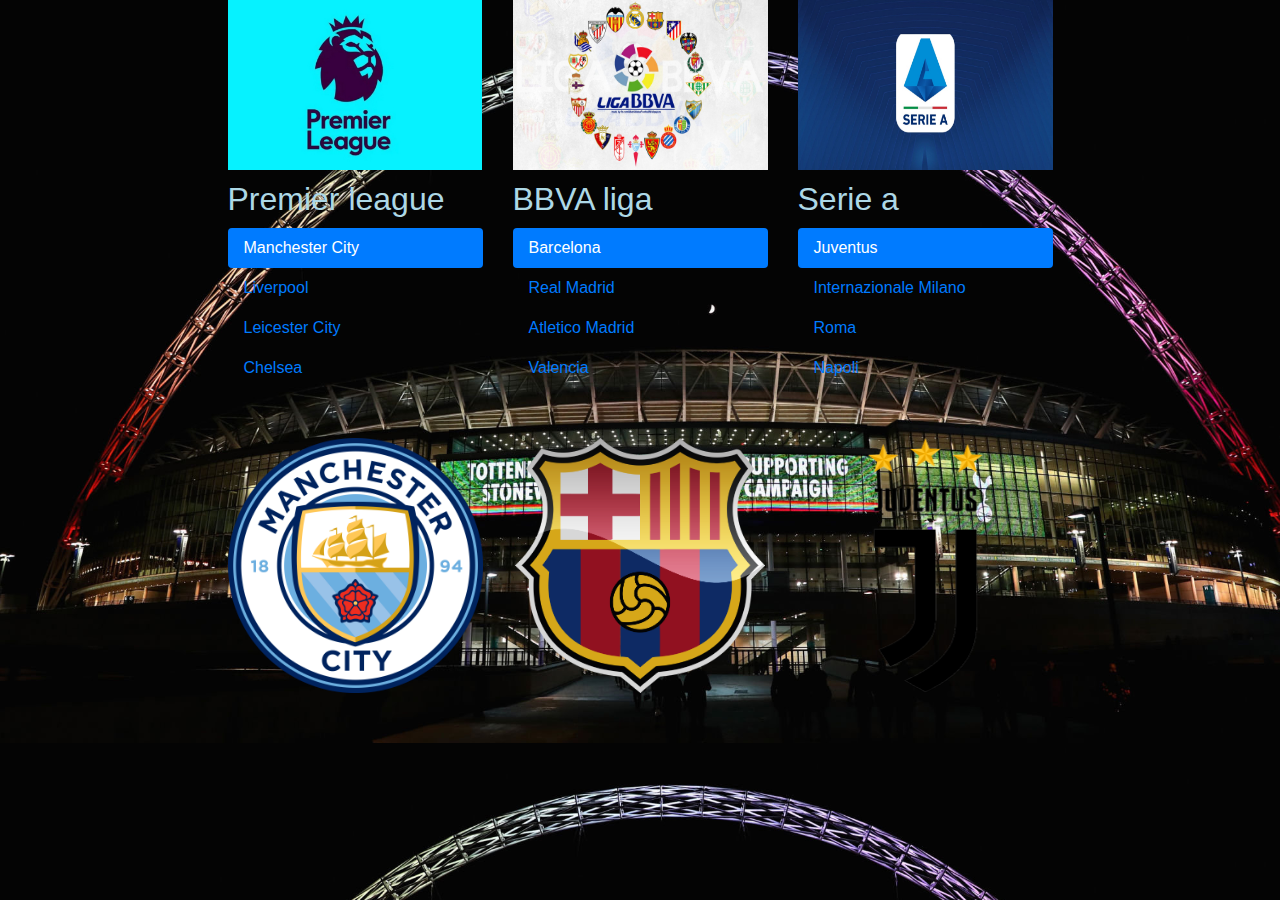
<file: bootstrap/index.html>
<!doctype html>
<html lang="en">

<head>
    <!-- Required meta tags -->
    <meta charset="utf-8">
    <meta name="viewport" content="width=device-width, initial-scale=1, shrink-to-fit=no">

    <!-- Bootstrap CSS -->
    <link rel="stylesheet" href="css/bootstrap.css">
    <link rel="stylesheet" href="./css/style.css">
    <title>Home work</title>
</head>

<body>
    <div class="container">
        <div class="row justify-content-center">
            <div class="col-3">
                <img src="./img/APL logo.jpg" alt="">
                <h2>Premier league</h2>
                <div class="nav flex-column nav-pills" id="v-pills-tab" role="tablist" aria-orientation="vertical">
                    <a class="nav-link active" id="v-pills-home-tab" data-toggle="pill" href="#v-pills-home" role="tab"
                        aria-controls="v-pills-home" aria-selected="true">Manchester City</a>
                    <a class="nav-link" id="v-pills-profile-tab" data-toggle="pill" href="#v-pills-profile" role="tab"
                        aria-controls="v-pills-profile" aria-selected="false">Liverpool</a>
                    <a class="nav-link" id="v-pills-messages-tab" data-toggle="pill" href="#v-pills-messages" role="tab"
                        aria-controls="v-pills-messages" aria-selected="false">Leicester City</a>
                    <a class="nav-link" id="v-pills-settings-tab" data-toggle="pill" href="#v-pills-settings" role="tab"
                        aria-controls="v-pills-settings" aria-selected="false">Chelsea</a>
                </div>
            </div>
            <div class="col-3">
                <img src="./img/bbva logo.jpg" alt="">
                <h2>BBVA liga</h2>
                <div class="nav flex-column nav-pills" id="v1-pills-tab" role="tablist" aria-orientation="vertical">
                    <a class="nav-link active" id="v1-pills-home-tab" data-toggle="pill" href="#v1-pills-home" role="tab"
                        aria-controls="v-pills-home" aria-selected="true">Barcelona</a>
                    <a class="nav-link" id="v1-pills-profile-tab" data-toggle="pill" href="#v1-pills-profile" role="tab"
                        aria-controls="v-pills-profile" aria-selected="false">Real Madrid</a>
                    <a class="nav-link" id="v1-pills-messages-tab" data-toggle="pill" href="#v1-pills-messages" role="tab"
                        aria-controls="v-pills-messages" aria-selected="false">Atletico Madrid</a>
                    <a class="nav-link" id="v1-pills-settings-tab" data-toggle="pill" href="#v1-pills-settings" role="tab"
                        aria-controls="v-pills-settings" aria-selected="false">Valencia</a>
                </div>
            </div>
            <div class="col-3">
                <img src="./img/serie-a-logo.jpg" alt="">
                <h2>Serie a</h2>
                <div class="nav flex-column nav-pills" id="v2-pills-tab" role="tablist" aria-orientation="vertical">
                    <a class="nav-link active" id="v2-pills-home-tab" data-toggle="pill" href="#v2-pills-home" role="tab"
                        aria-controls="v-pills-home" aria-selected="true">Juventus</a>
                    <a class="nav-link" id="v2-pills-profile-tab" data-toggle="pill" href="#v2-pills-profile" role="tab"
                        aria-controls="v-pills-profile" aria-selected="false">Internazionale Milano</a>
                    <a class="nav-link" id="v2-pills-messages-tab" data-toggle="pill" href="#v2-pills-messages" role="tab"
                        aria-controls="v-pills-messages" aria-selected="false">Roma</a>
                    <a class="nav-link" id="v2-pills-settings-tab" data-toggle="pill" href="#v2-pills-settings" role="tab"
                        aria-controls="v-pills-settings" aria-selected="false">Napoli</a>
                </div>
            </div>
        </div>
        <div class="row text-center justify-content-center">
            <div class="col-3">
                <div class="tab-content" id="v-pills-tabContent">
                    <div class="tab-pane fade show active" id="v-pills-home" role="tabpanel"
                        aria-labelledby="v-pills-home-tab"><img class="team" src="./img/Manchester_City.png" alt=""></div>
                    <div class="tab-pane fade" id="v-pills-profile" role="tabpanel"
                        aria-labelledby="v-pills-profile-tab"><img class="team" src="./img/Liverpool_FC..png" alt=""></div>
                    <div class="tab-pane fade" id="v-pills-messages" role="tabpanel"
                        aria-labelledby="v-pills-messages-tab"><img class="team" src="./img/Leicester_City_Logo.png" alt=""></div>
                    <div class="tab-pane fade" id="v-pills-settings" role="tabpanel"
                        aria-labelledby="v-pills-settings-tab"><img class="team" src="./img/Chelsea-logo.png" alt=""></div>
                </div>
            </div>
            <div class="col-3">
                <div class="tab-content" id="v1-pills-tabContent">
                    <div class="tab-pane fade show active"  id="v1-pills-home" role="tabpanel"
                        aria-labelledby="v1-pills-home-tab"><img class="team" src="./img/barcelona.png" alt=""></div>
                    <div class="tab-pane fade" id="v1-pills-profile" role="tabpanel"
                        aria-labelledby="v1-pills-profile-tab"><img class="team" src="./img/real madrid.png" alt=""></div>
                    <div class="tab-pane fade" id="v1-pills-messages" role="tabpanel"
                        aria-labelledby="v1-pills-messages-tab"><img class="team" src="./img/Atletico-Madrid-emblem.png" alt=""></div>
                    <div class="tab-pane fade" id="v1-pills-settings" role="tabpanel"
                        aria-labelledby="v1-pills-settings-tab"><img class="team" src="./img/Granada_CF_logo_logotipo.png" alt=""></div>
                </div>
            </div>
            <div class="col-3">
                <div class="tab-content" id="v2-pills-tabContent">
                    <div class="tab-pane fade show active " id="v2-pills-home" role="tabpanel"
                        aria-labelledby="v2-pills-home-tab"><img class="team" src="./img/Juventus_FC.png" alt=""></div>
                    <div class="tab-pane fade" id="v2-pills-profile" role="tabpanel"
                        aria-labelledby="v2-pills-profile-tab"><img class="team" src="./img/FC_Internazionale_Milano_2014.svg.png" alt=""></div>
                    <div class="tab-pane fade" id="v2-pills-messages" role="tabpanel"
                        aria-labelledby="v2-pills-messages-tab"><img class="team" src="./img/AtalantaBC.svg.png" alt=""></div>
                    <div class="tab-pane fade" id="v2-pills-settings" role="tabpanel"
                        aria-labelledby="v2-pills-settings-tab"><img class="team" src="./img/Napoli_logo.svg.png" alt=""></div>
                </div>
            </div>
        </div>


    </div>
    <!-- Optional JavaScript -->
    <!-- jQuery first, then Popper.js, then Bootstrap JS -->
    <script src="js/jquery.min.js"></script>
    <script src="js/popper.min.js"></script>
    <script src="js/bootstrap.min.js"></script>
</body>

</html>
</file>
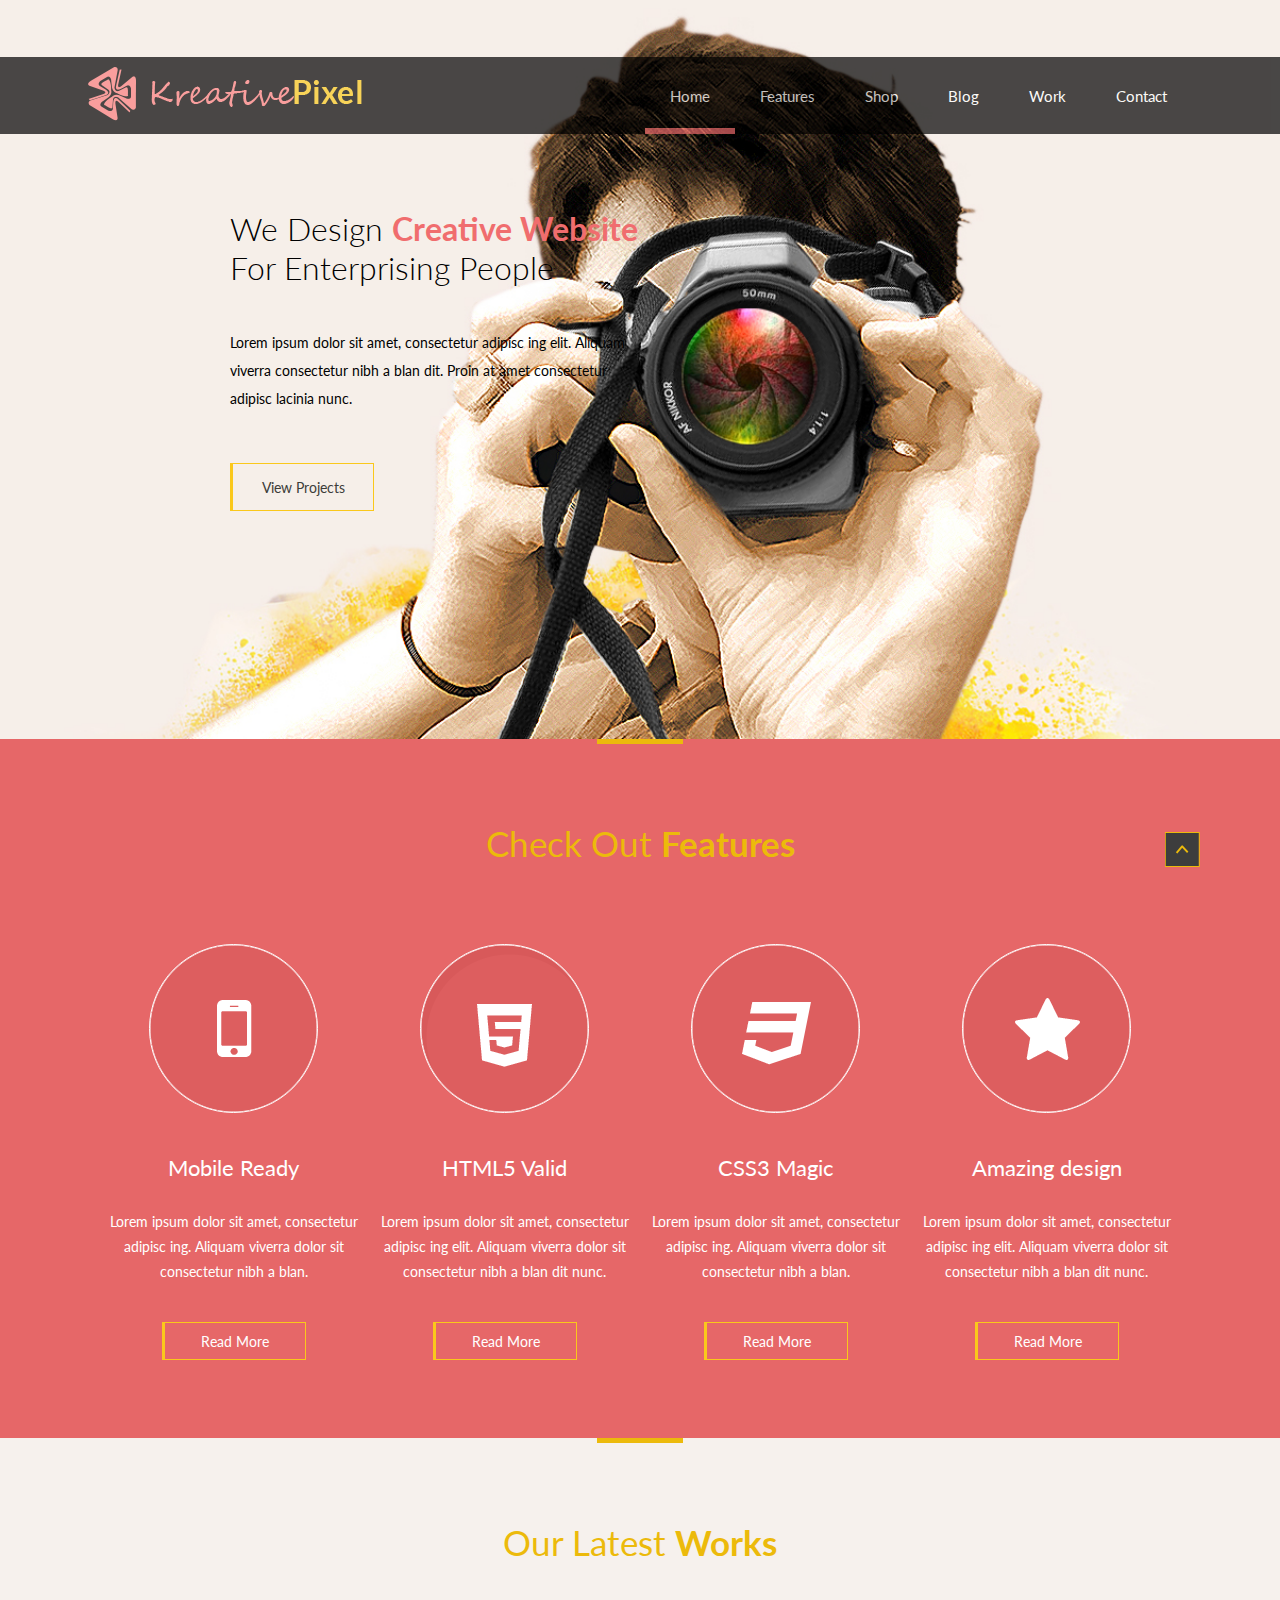
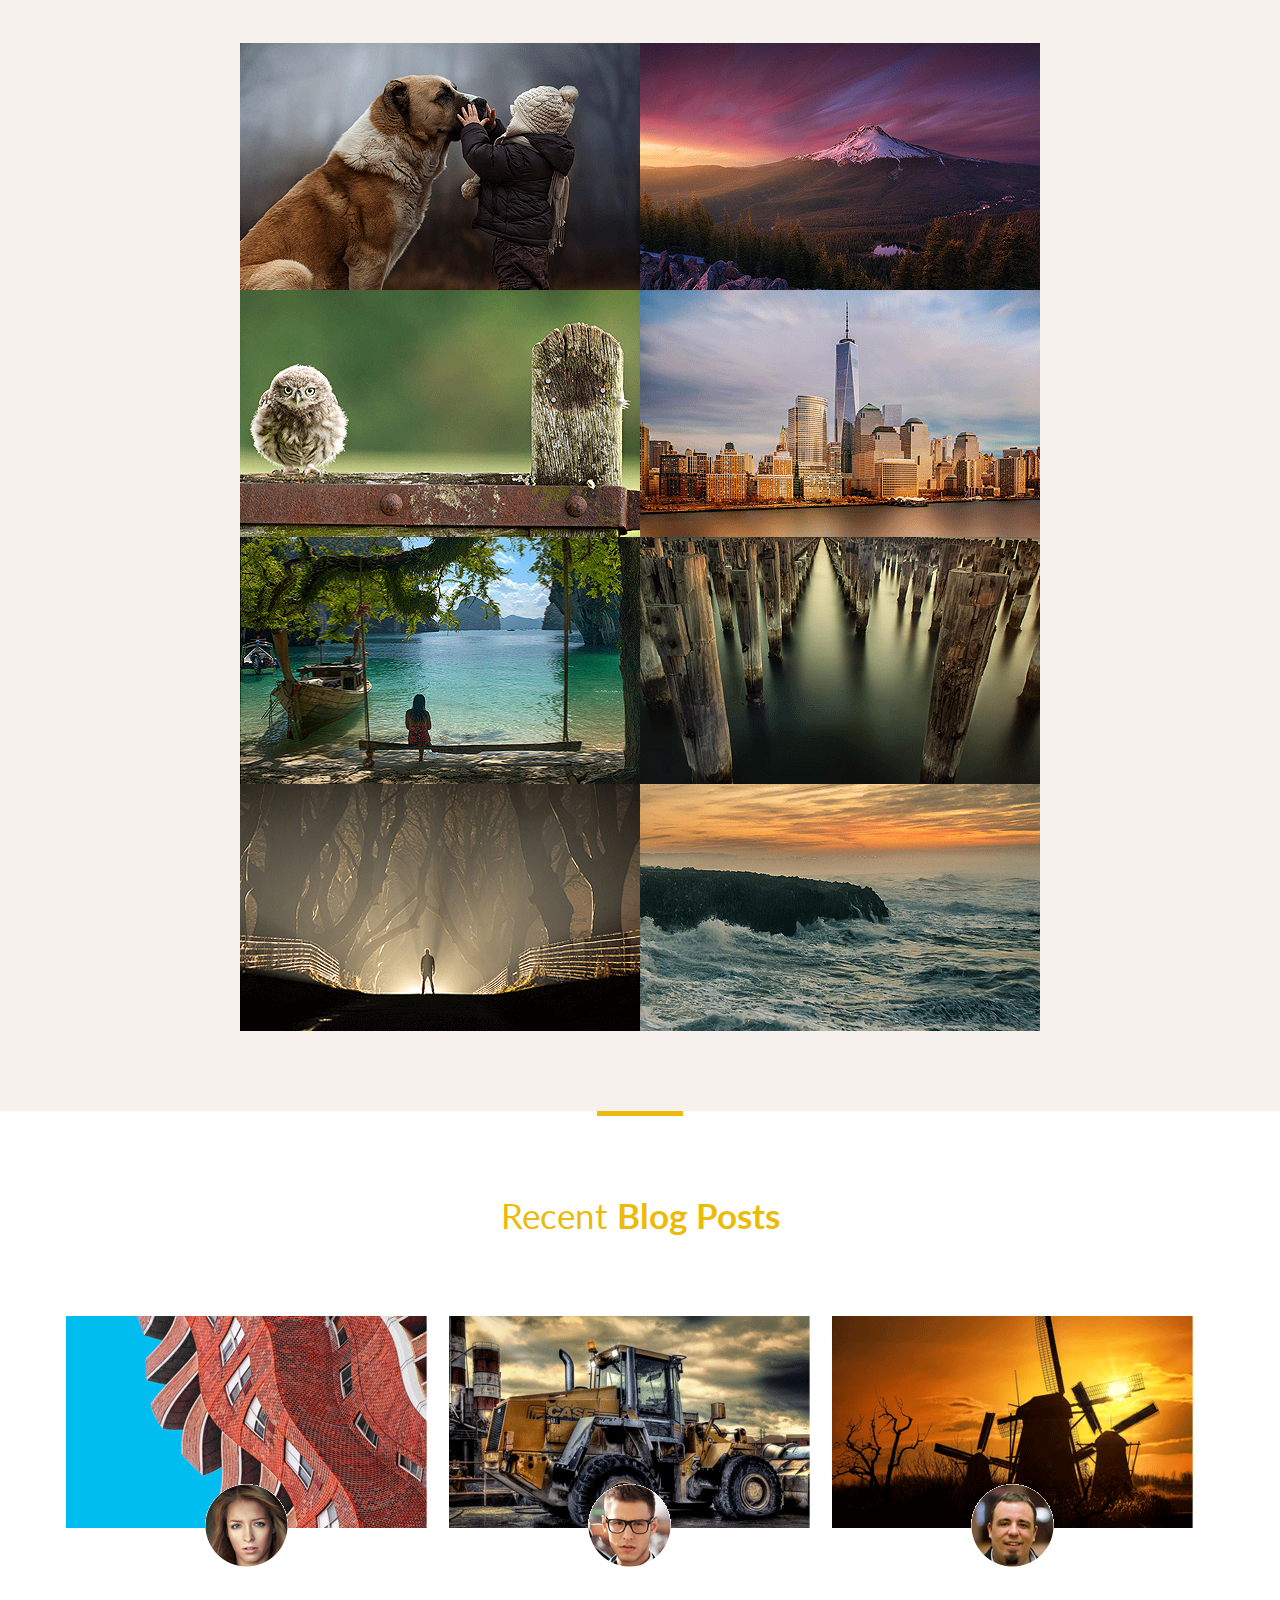
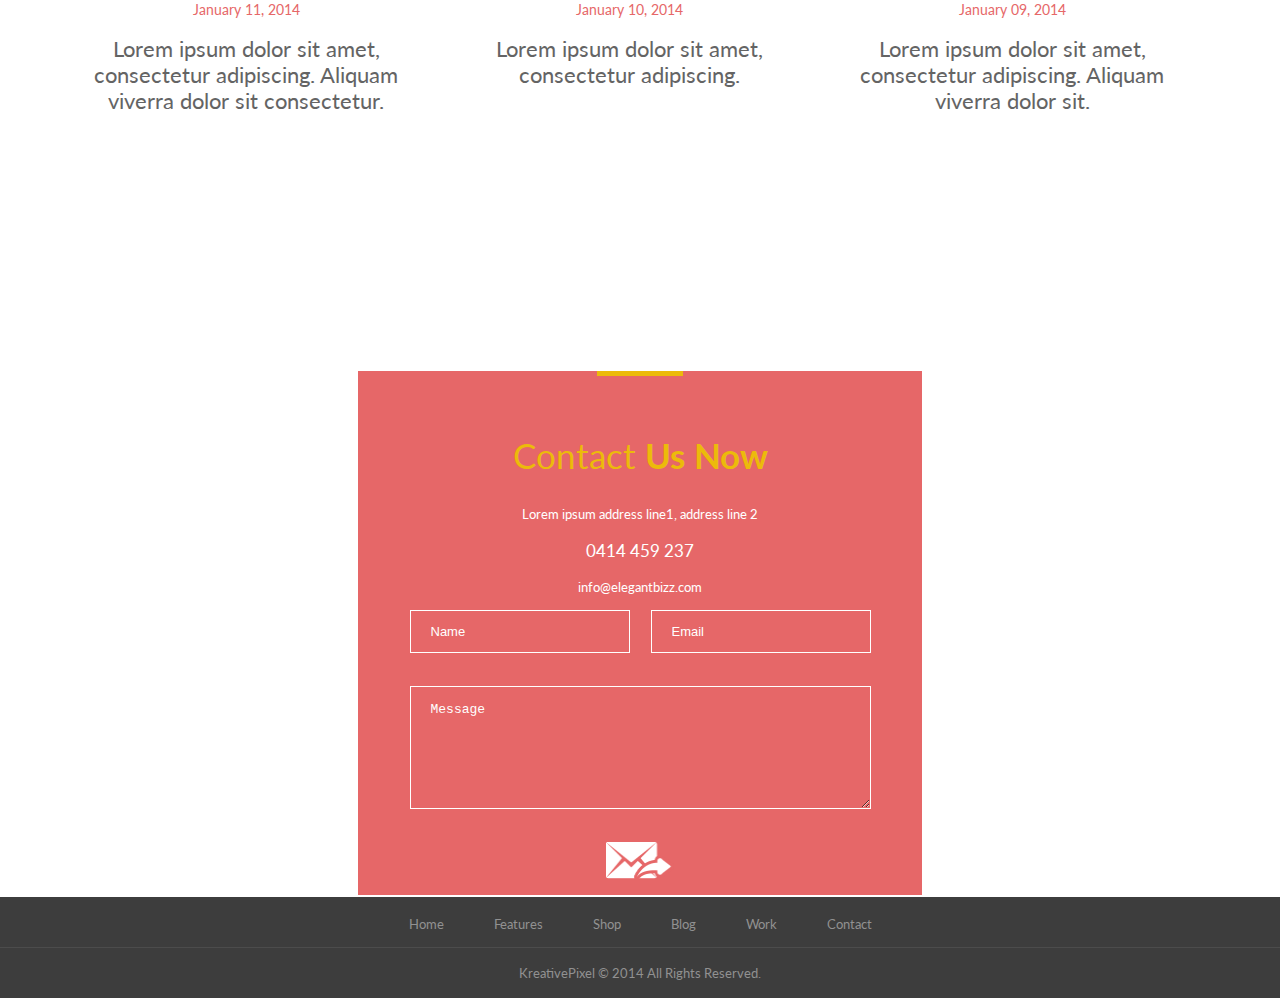
<file: freeWip/index.html>
<!DOCTYPE html>
<html lang="en">

<head>
    <meta charset="UTF-8">
    <meta name="viewport" content="width=device-width, initial-scale=1.0">
    <meta http-equiv="X-UA-Compatible" content="ie=edge">
    <link href="https://fonts.googleapis.com/css?family=Lato:100,300,400,700&display=swap" rel="stylesheet">
    <link rel="stylesheet" href="style.css">
    <title>Free WIP</title>
</head>

<body>
    <!-- ================================================= header ===================================== -->
    <header>
        <div class="top-menu">
            <nav>
                <a href="#"><img src="./Rasm/Symbol.png" alt="logo"></a>
                <ul>
                    <li><a href="../index.html" class="active">Home</a></li>
                    <li><a href="#">Features</a></li>
                    <li><a href="#">Shop</a></li>
                    <li><a href="#">Blog</a></li>
                    <li><a href="#">Work</a></li>
                    <li><a href="#">Contact</a></li>
                </ul>
            </nav>
        </div>
        <div class="text">
            <h1>We Design <span>Creative Website</span><br>
                For Enterprising People</h1>
            <p>
                Lorem ipsum dolor sit amet, consectetur adipisc ing elit. Aliquam viverra consectetur nibh a blan dit.
                Proin at amet consectetur adipisc lacinia nunc.
            </p>
            <button>View Projects</button>
        </div>
    </header>


    <!-- ==================================== section ================================================ -->

    <section>
        <div class="feature">
            <h2>Check Out <span>Features</span></h2>
            <div class="box">
                <div class="boxer">
                    <div class="boxer-in">
                        <img src="./Rasm/FREE_WIP_theme_a_07.png" alt="icon">
                        <h3>Mobile Ready</h3>
                        <p> Lorem ipsum dolor sit amet, consectetur adipisc ing. Aliquam viverra dolor sit
                            consectetur nibh a blan.</p>
                        <button>Read More</button>
                    </div>
                    <div class="boxer-in">
                        <img src="./Rasm/FREE_WIP_theme_a_09.png" alt="icon">
                        <h3>HTML5 Valid</h3>
                        <p> Lorem ipsum dolor sit amet, consectetur adipisc ing elit. Aliquam viverra dolor sit
                            consectetur nibh a blan dit nunc.</p>
                        <button>Read More</button>
                    </div>
                </div>
                <div class="boxer">
                    <div class="boxer-in">
                        <img src="./Rasm/FREE_WIP_theme_a_11.png" alt="icon">
                        <h3>CSS3 Magic</h3>
                        <p> Lorem ipsum dolor sit amet, consectetur adipisc ing. Aliquam viverra dolor sit
                            consectetur nibh a blan.</p>
                        <button>Read More</button>
                    </div>
                    <div class="boxer-in">
                        <img src="./Rasm/FREE_WIP_theme_a_13.png" alt="icon">
                        <h3>Amazing design</h3>
                        <p> Lorem ipsum dolor sit amet, consectetur adipisc ing elit. Aliquam viverra dolor sit
                            consectetur nibh a blan dit nunc.</p>
                        <button>Read More</button>
                    </div>
                </div>
            </div>
        </div>

        <div class="work">
            <h2>Our Latest <span>Works</span></h2>
            <div class="big-photos">
                <div class="photos">
                    <div class="photo-in">
                        <div class="iner">
                            <div class="in1"> 
                                <img src="./Rasm/FREE_WIP_theme_a_19.png" alt="">
                            </div>   
                            <div class="in">
                                <h4>Beatiful Mountain</h4>
                                <p>Something more beautiful mountains photos.</p>
                                <img class="frist" src="./Rasm/View Full Scren.png" alt="">
                                <img class="second" src="./Rasm/Link.png" alt="">
                            </div>                                                  
                        </div>
                        <div class="iner">
                            <div class="in1"> 
                                <img src="./Rasm/FREE_WIP_theme_a_20.png" alt="">
                            </div>   
                            <div class="in">
                                <h4>Beatiful Mountain</h4>
                                <p>Something more beautiful mountains photos.</p>
                                <img class="frist" src="./Rasm/View Full Scren.png" alt="">
                                <img class="second" src="./Rasm/Link.png" alt="">
                            </div>                                                  
                        </div>
                    </div>
                    <div class="photo-in">
                        <div class="iner">
                            <div class="in1"> 
                                <img src="./Rasm/FREE_WIP_theme_a_21.png" alt="">
                            </div>   
                            <div class="in">
                                <h4>Beatiful Mountain</h4>
                                <p>Something more beautiful mountains photos.</p>
                                <img class="frist" src="./Rasm/View Full Scren.png" alt="">
                                <img class="second" src="./Rasm/Link.png" alt="">
                            </div>                                                  
                        </div>
                        <div class="iner">
                            <div class="in1"> 
                                <img src="./Rasm/FREE_WIP_theme_a_22.png" alt="">
                            </div>   
                            <div class="in">
                                <h4>Beatiful Mountain</h4>
                                <p>Something more beautiful mountains photos.</p>
                                <img class="frist" src="./Rasm/View Full Scren.png" alt="">
                                <img class="second" src="./Rasm/Link.png" alt="">
                            </div>                                                  
                        </div>
                    </div>
                    <div class="photo-in">
                        <div class="iner">
                            <div class="in1"> 
                                <img src="./Rasm/FREE_WIP_theme_a_24.png" alt="">
                            </div>   
                            <div class="in">
                                <h4>Beatiful Mountain</h4>
                                <p>Something more beautiful mountains photos.</p>
                                <img class="frist" src="./Rasm/View Full Scren.png" alt="">
                                <img class="second" src="./Rasm/Link.png" alt="">
                            </div>                                                  
                        </div>
                        <div class="iner">
                            <div class="in1"> 
                                <img src="./Rasm/FREE_WIP_theme_a_25.png" alt="">
                            </div>   
                            <div class="in">
                                <h4>Beatiful Mountain</h4>
                                <p>Something more beautiful mountains photos.</p>
                                <img class="frist" src="./Rasm/View Full Scren.png" alt="">
                                <img class="second" src="./Rasm/Link.png" alt="">
                            </div>                                                  
                        </div>
                    </div>
                    <div class="photo-in">
                        <div class="iner">
                            <div class="in1"> 
                                <img src="./Rasm/FREE_WIP_theme_a_26.png" alt="">
                            </div>   
                            <div class="in">
                                <h4>Beatiful Mountain</h4>
                                <p>Something more beautiful mountains photos.</p>
                                <img class="frist" src="./Rasm/View Full Scren.png" alt="">
                                <img class="second" src="./Rasm/Link.png" alt="">
                            </div>                                                  
                        </div>
                        <div class="iner">
                            <div class="in1"> 
                                <img src="./Rasm/FREE_WIP_theme_a_27.png" alt="">
                            </div>   
                            <div class="in">
                                <h4>Beatiful Mountain</h4>
                                <p>Something more beautiful mountains photos.</p>
                                <img class="frist" src="./Rasm/View Full Scren.png" alt="">
                                <img class="second" src="./Rasm/Link.png" alt="">
                            </div>                                                  
                        </div>
                    </div>
                </div>
            </div>
        </div>

        <div class="posts">
            <h2>Recent <span>Blog Posts</span></h2>
            <div class="post-in">
                <div class="item">
                   <img src="./Rasm/FREE_WIP_theme_a_30.png" alt="">
                    <img class="icon" src="./Rasm/images/FREE_WIP_theme_a_03.png" alt="">
                    <a href="#">January 11, 2014</a>
                    <p>Lorem ipsum dolor sit amet,
                        consectetur adipiscing. Aliquam viverra dolor sit consectetur.</p> 
                </div>
                
                <div class="item">
                    <img src="./Rasm/FREE_WIP_theme_a_32.png" alt="">
                    <img class="icon" src="./Rasm/images/FREE_WIP_theme_a_05.png" alt="">
                    <a href="#">January 10, 2014</a>
                    <p>Lorem ipsum dolor sit amet,
                        consectetur adipiscing. </p>
                </div>
                
                <div class="item">
                    <img src="./Rasm/FREE_WIP_theme_a_34.png" alt="">
                    <img class="icon" src="./Rasm/images/FREE_WIP_theme_a_07.png" alt="">
                    <a href="#">January 09, 2014</a>
                    <p>Lorem ipsum dolor sit amet,
                        consectetur adipiscing. Aliquam viverra dolor sit.</p>
                </div>
            </div>   
        </div>

    </section>

    <!-- ================================================== footer =============================================== -->

    <footer>
        <iframe src="https://www.google.com/maps/embed?pb=!1m14!1m12!1m3!1d16960.71399487588!2d69.2120387631147!3d41.28146796683186!2m3!1f0!2f0!3f0!3m2!1i1024!2i768!4f13.1!5e0!3m2!1sru!2s!4v1570658789095!5m2!1sru!2s" width="600" height="450" frameborder="0" style="border:0;" allowfullscreen=""></iframe>
        
        
        <div class="top">
           <form action="">
            <h2>Contact <span>Us Now</span></h2>
            <p>Lorem ipsum address line1, address line 2</p>
            <a href="#" class="number">0414 459 237</a>
            <a class="id" href="#">info@elegantbizz.com</a>
            <div class="form-in">
                <input type="text" placeholder="Name">
                <input type="text" placeholder="Email">
            </div>
            <textarea name="" id="" cols="30" rows="10" placeholder="Message"></textarea>
            <img src="./Rasm/Send Message Icon.png" alt="">
        </form> 
        </div>
            
        
        <div class="bottom">
            <nav>
                <ul>
                    <li><a href="#">Home</a></li>
                    <li><a href="#">Features</a></li>
                    <li><a href="#">Shop</a></li>
                    <li><a href="#">Blog</a></li>
                    <li><a href="#">Work</a></li>
                    <li><a href="#">Contact</a></li>
                </ul>
            </nav>
        </div>
        <div class="bottom1"><p>KreativePixel © 2014 All Rights Reserved.</p></div>
        <div class="silka">
            <a href="./index.html"><img src="./Rasm/TOP-BUTTON.png" alt=""></a>
        </div>
        
        
    </footer>
</body>

</html>
</file>
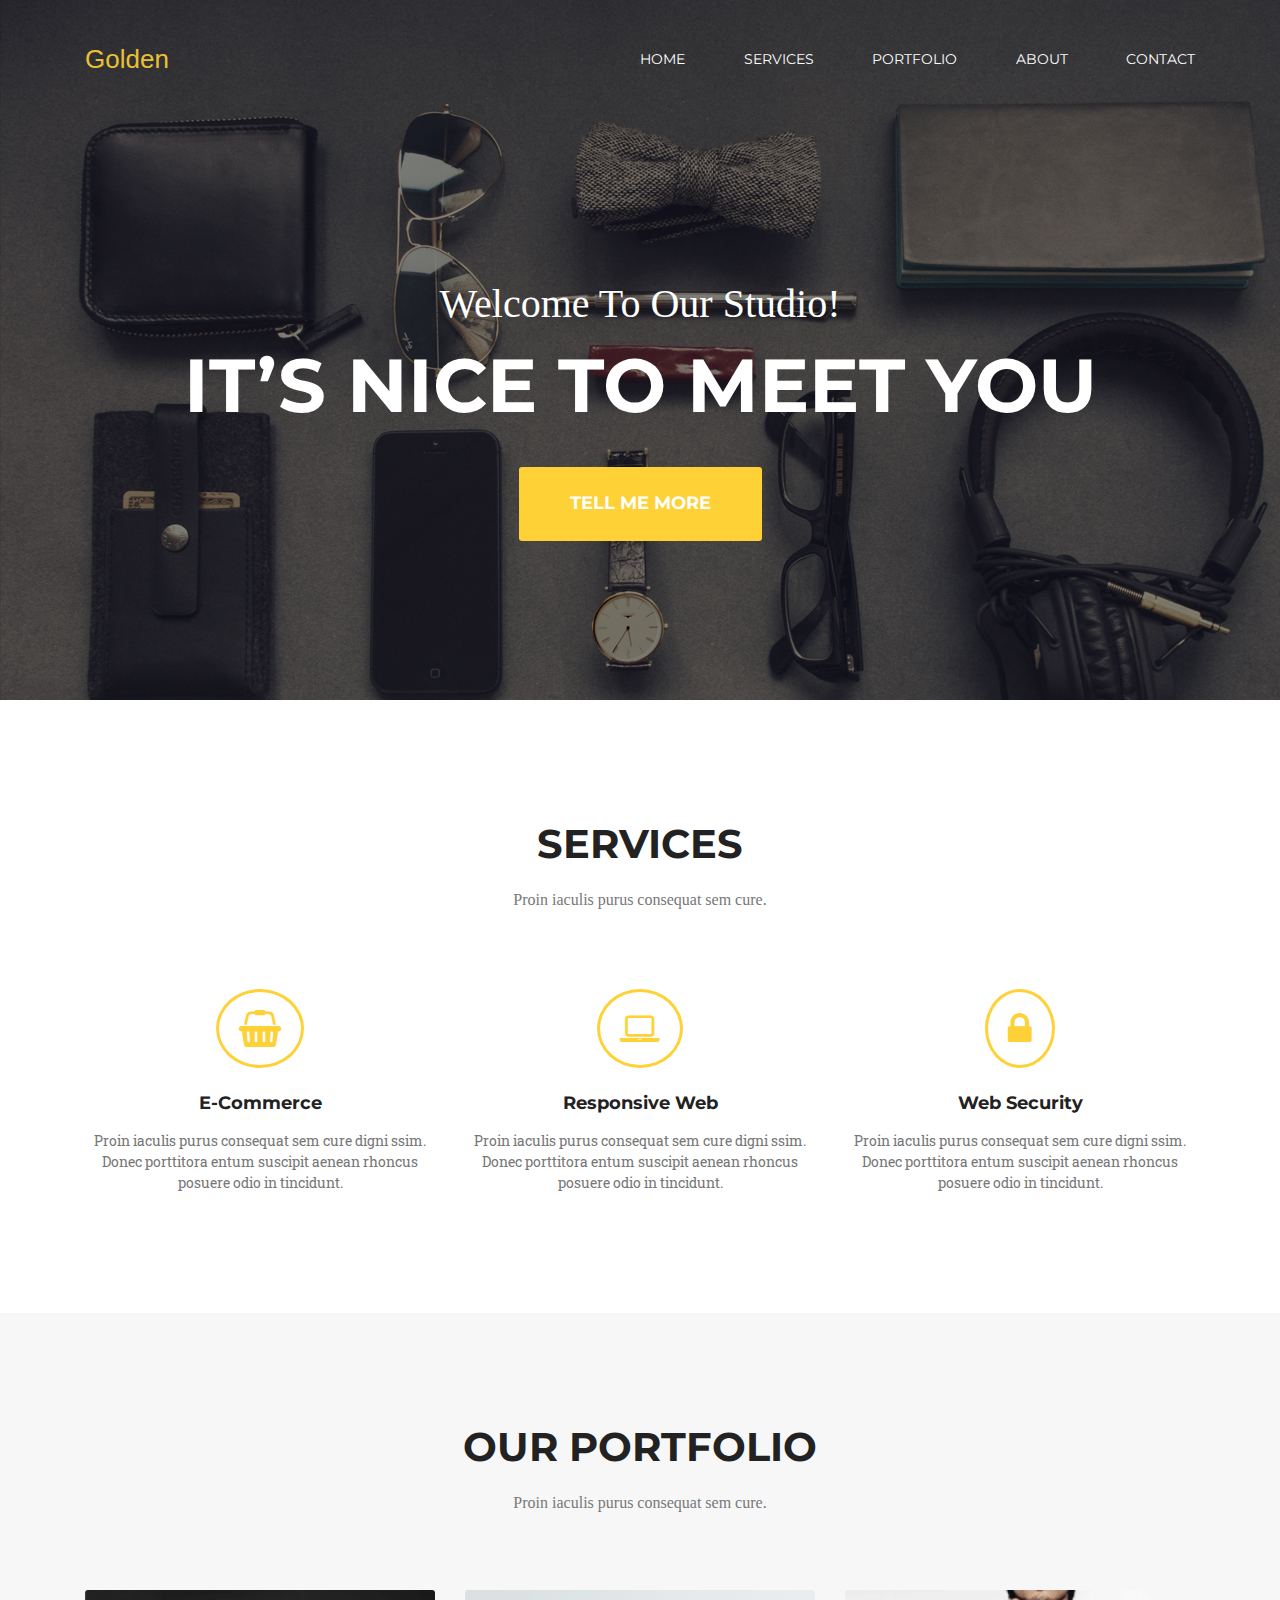
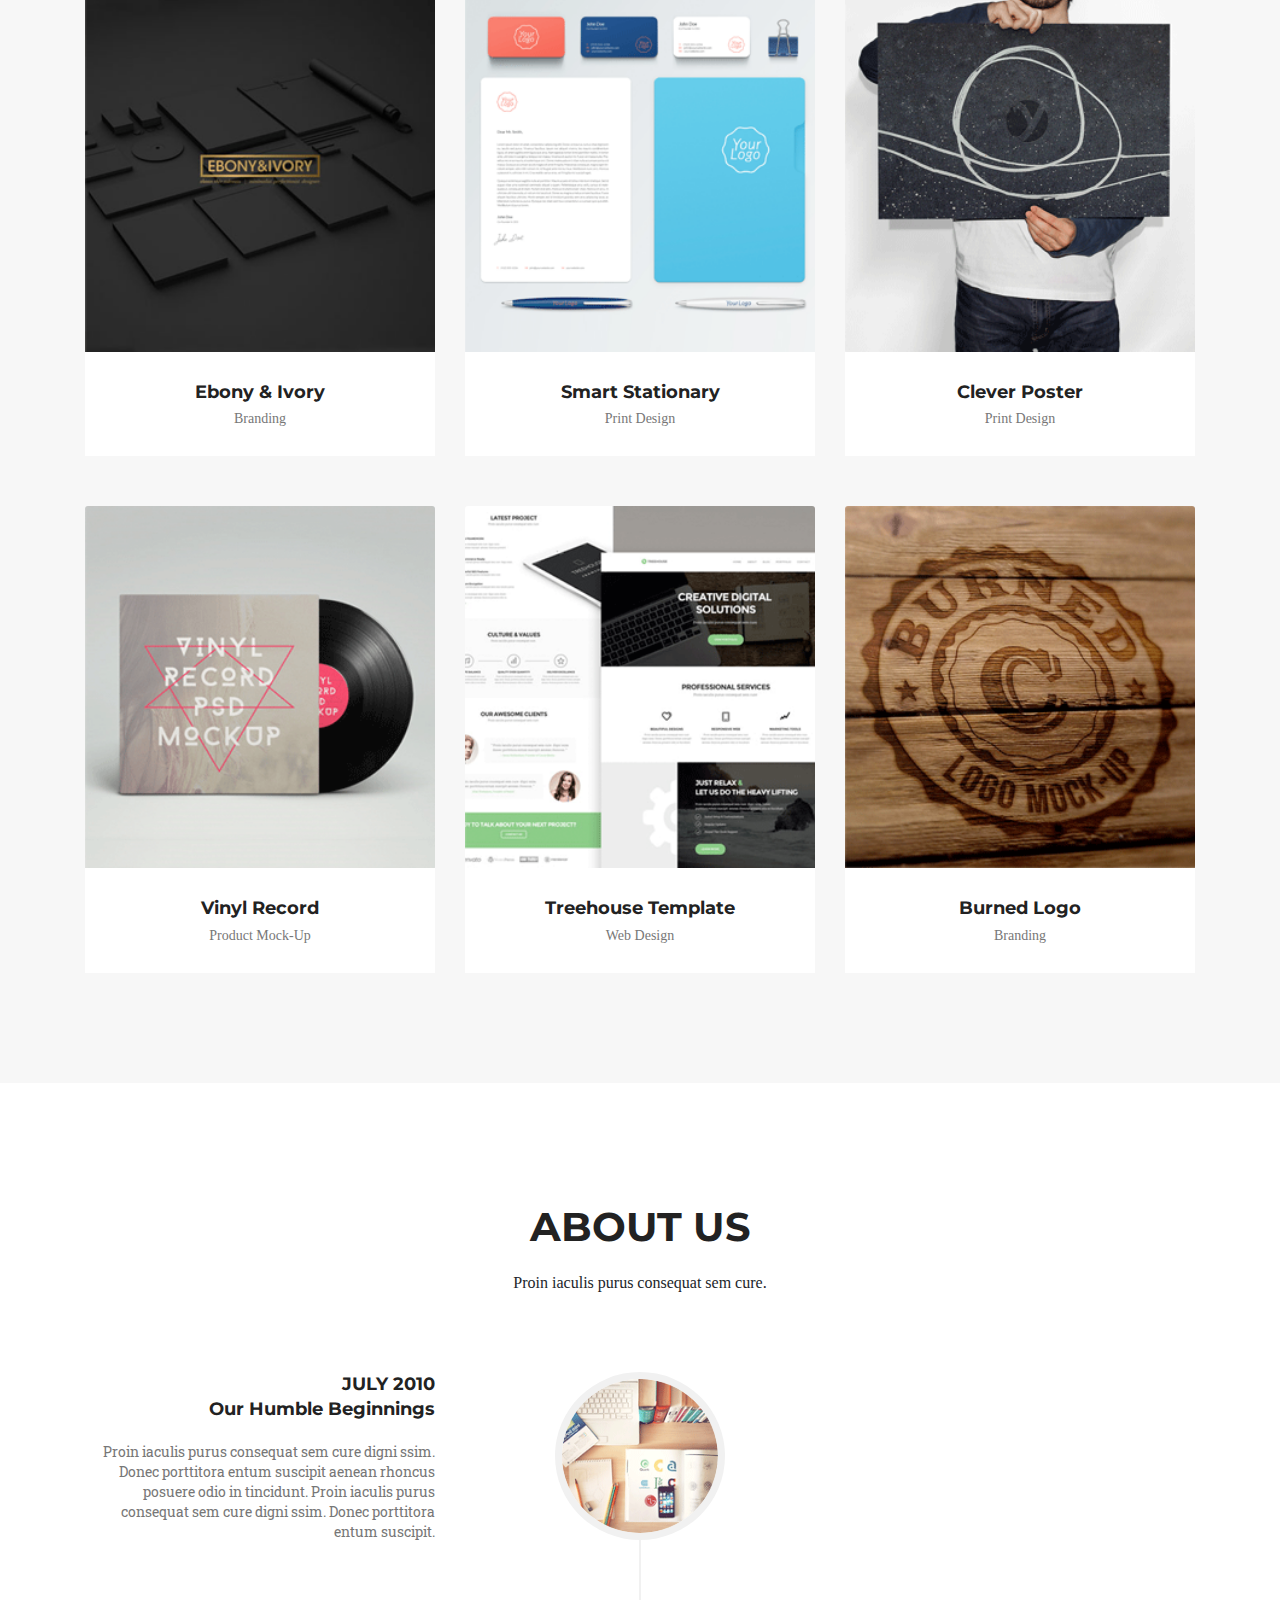
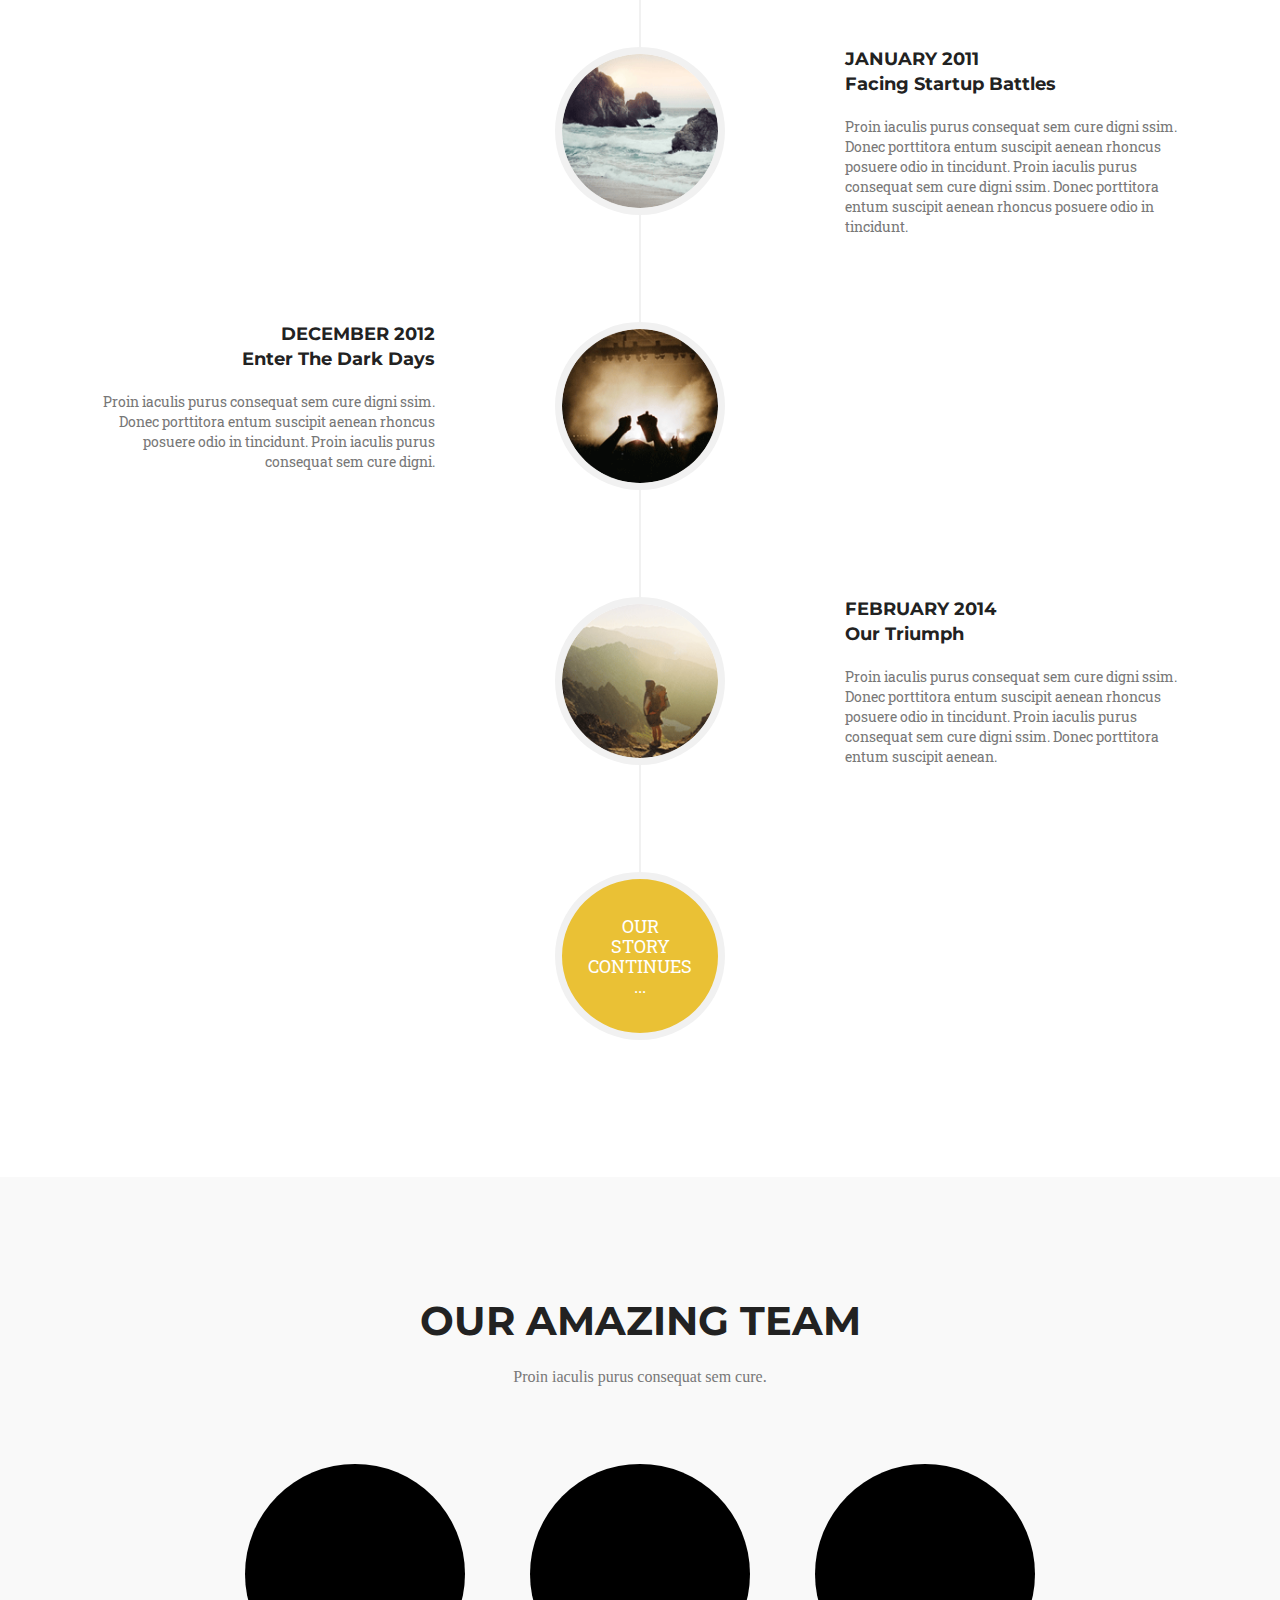
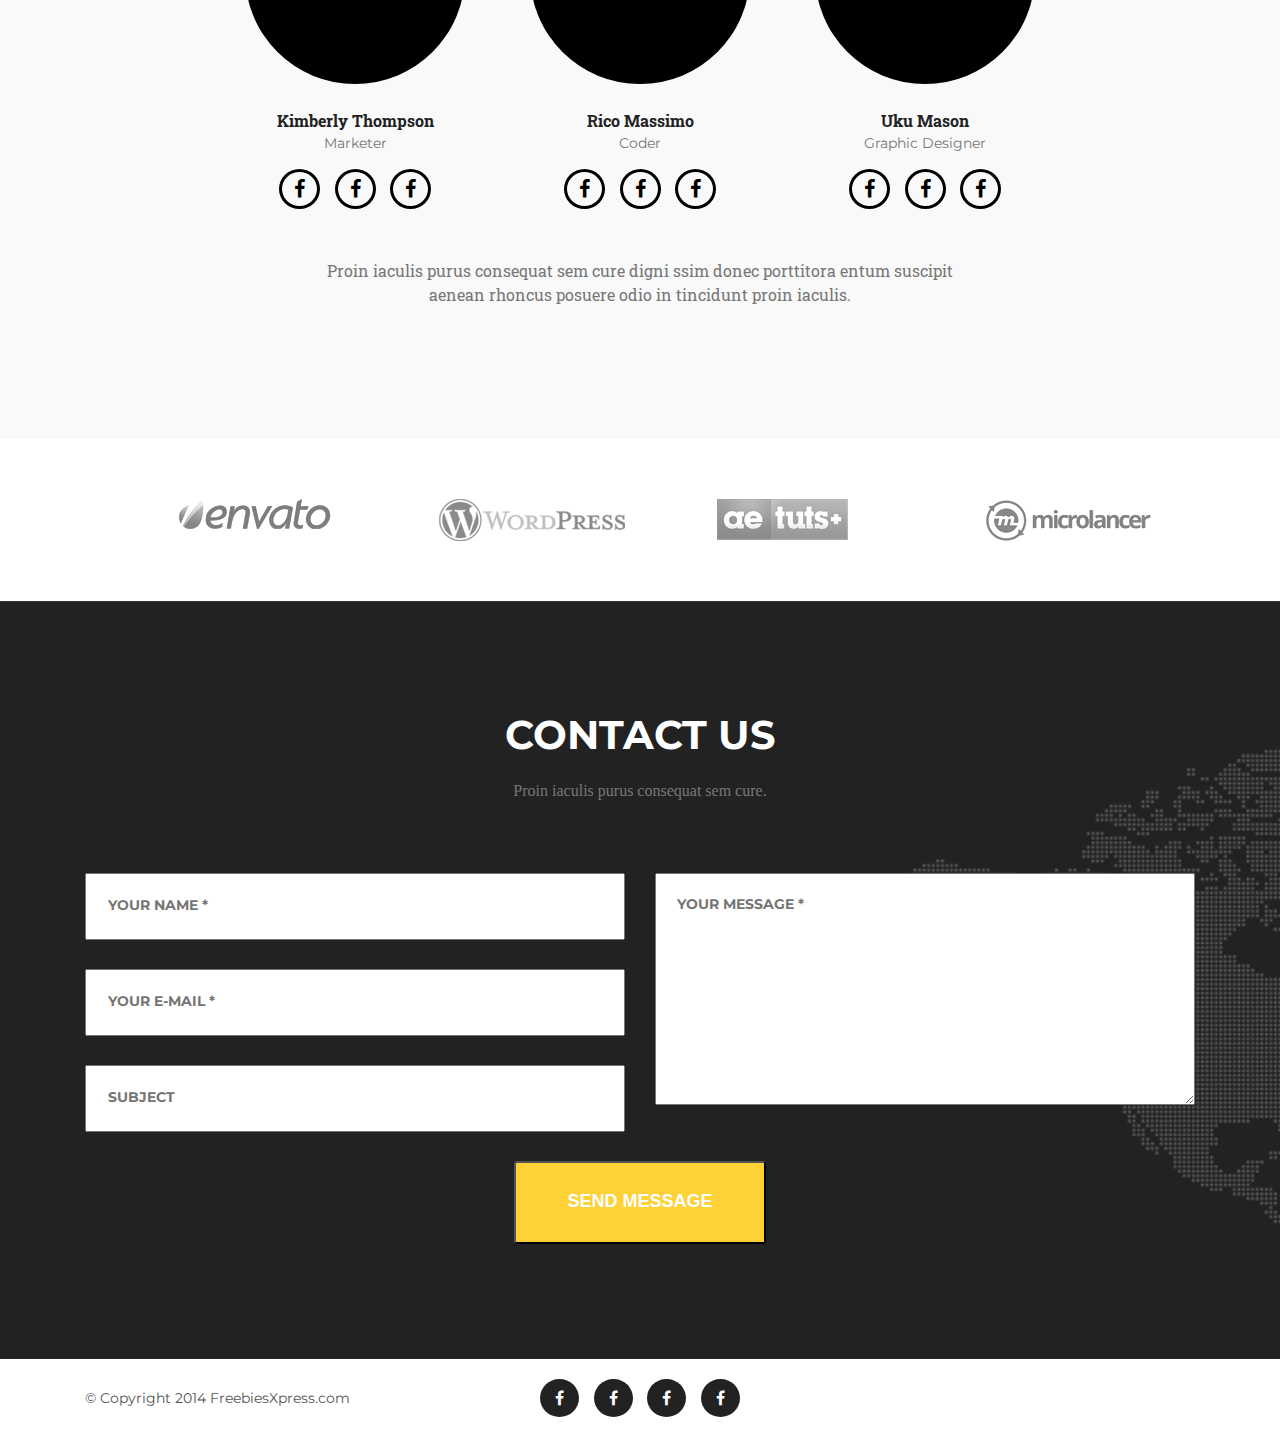
<file: Golden-One Page Web Template/index.html>
<!doctype html>
<html lang="en">

<head>
    <!-- Required meta tags -->
    <meta charset="utf-8">
    <meta name="viewport" content="width=device-width, initial-scale=1, shrink-to-fit=no">

    <!-- Bootstrap CSS -->
    <link rel="stylesheet" href="./css/bootstrap.css">
    <link rel="stylesheet" href="./fonts/font-awesome.min.css">
    <link href="https://fonts.googleapis.com/css?family=Montserrat:400,700|Roboto+Slab&display=swap" rel="stylesheet">
    <link href="http://allfont.ru/allfont.css?fonts=droid-serif-italic" rel="stylesheet" type="text/css" />
    <link rel="stylesheet" href="./css/style.css">

    <title>Home</title>
</head>

<body>

    <!-- ========================================================= HEADER ======================================================== -->

    <header>
        <div class="container">
            <div class="row">
                <div class="col-lg-12">
                    <nav class="navbar navbar-expand-lg navbar-light d-flex justify-content-between p-0">
                        <a class="navbar-brand logo" href="#">Golden</a>
                        <button class="navbar-toggler" type="button" data-toggle="collapse"
                            data-target="#navbarSupportedContent1" aria-controls="navbarSupportedContent1"
                            aria-expanded="false" aria-label="Toggle navigation">
                            <i class="fa fa-bars"></i>
                        </button>

                        <div class="collapse navbar-collapse text-lg-right text-center col-lg-6 p-0" id="navbarSupportedContent1">
                            <ul class="navbar-nav">
                                <li class="nav-item active">
                                    <a class="nav-link" href="../index.html">Home</a>
                                </li>
                                <li class="nav-item">
                                    <a class="nav-link" href="#">Services</a>
                                </li>
                                <li class="nav-item">
                                    <a class="nav-link" href="#">Portfolio</a>
                                </li>
                                <li class="nav-item">
                                    <a class="nav-link" href="#">About</a>
                                </li>
                                <li class="nav-item">
                                    <a class="nav-link" href="#">Contact</a>
                                </li>
                            </ul>
                        </div>
                    </nav>
                </div>
            </div>
            <div class="row flex-column align-content-center">
                <div class="home text-center">
                    <p class="italic">Welcome To Our Studio!</p>
                    <h1>It’s nice to Meet you</h1>
                    <a href="#!">Tell Me More</a>
                </div>

            </div>
        </div>
    </header>



    <article>
        <div class="container">
            <div class="row justify-content-center">
                <div class="text-center">
                    <h2>Services</h2>
                    <p class="italic">Proin iaculis purus consequat sem cure. </p>
                </div>
            </div>


            <div class="row justify-content-center">
                <div class="col-md-4 col-sm-10 col-12 text-center">
                    <i class="fa fa-shopping-basket"></i>
                    <h3>E-Commerce</h3>
                    <p>Proin iaculis purus consequat sem cure
                        digni ssim. Donec porttitora entum suscipit
                        aenean rhoncus posuere odio in tincidunt.</p>
                </div>
                <div class="col-md-4 col-sm-10 col-12 text-center">
                    <i class="fa fa-laptop"></i>
                    <h3>Responsive Web</h3>
                    <p>Proin iaculis purus consequat sem cure
                        digni ssim. Donec porttitora entum suscipit
                        aenean rhoncus posuere odio in tincidunt.</p>
                </div>
                <div class="col-md-4 col-sm-10 col-12 text-center">
                    <i class="fa fa-lock"></i>
                    <h3>Web Security</h3>
                    <p>Proin iaculis purus consequat sem cure
                        digni ssim. Donec porttitora entum suscipit
                        aenean rhoncus posuere odio in tincidunt.</p>
                </div>
            </div>
        </div>
    </article>

    <main>
        <div class="portfolio">
            <div class="container">
                <div class="row justify-content-center">
                    <div class="top text-center">
                        <h2>Our portfolio</h2>
                        <p class="italic">Proin iaculis purus consequat sem cure. </p>
                    </div>
                </div>


                <div class="row justify-content-center">
                    <div class="col-lg-4 col-md-6 col-sm-10 col-12 card">
                        <img src="rasm/Golden-One-Page-Web-Template_04_03.png" class="card-img-top" alt="...">
                        <div class="card-body text-center ">
                            <h5 class="card-title">Ebony & Ivory
                            </h5>
                            <p class="italic card-text">Branding</p>
                        </div>
                    </div>
                    <div class="col-lg-4 col-md-6 col-sm-10 col-12 card">
                        <img src="rasm/Golden-One-Page-Web-Template_04_05.png" class="card-img-top" alt="...">
                        <div class="card-body text-center ">
                            <h5 class="card-title">Smart Stationary
                            </h5>
                            <p class="italic card-text">Print Design</p>
                        </div>
                    </div>
                    <div class="col-lg-4 col-md-6 col-sm-10 col-12 card" style="width: 18rem;">
                        <img src="rasm/Golden-One-Page-Web-Template_04_07.png" class="card-img-top" alt="...">
                        <div class="card-body text-center ">
                            <h5 class="card-title">Clever Poster
                            </h5>
                            <p class="italic card-text">Print Design</p>
                        </div>
                    </div>
                    <div class="col-lg-4 col-md-6 col-sm-10 col-12 card" style="width: 18rem;">
                        <img src="rasm/Golden-One-Page-Web-Template_04_12.png" class="card-img-top" alt="...">
                        <div class="card-body text-center ">
                            <h5 class="card-title">Vinyl Record
                            </h5>
                            <p class="italic card-text">Product Mock-Up</p>
                        </div>
                    </div>
                    <div class="col-lg-4 col-md-6 col-sm-10 col-12 card" style="width: 18rem;">
                        <img src="rasm/Golden-One-Page-Web-Template_04_13.png" class="card-img-top" alt="...">
                        <div class="card-body text-center ">
                            <h5 class="card-title">Treehouse Template</h5>
                            <p class="italic card-text">Web Design</p>
                        </div>
                    </div>
                    <div class="col-lg-4 col-md-6 col-sm-10 col-12 card" style="width: 18rem;">
                        <img src="rasm/Golden-One-Page-Web-Template_04_14.png" class="card-img-top" alt="...">
                        <div class="card-body text-center ">
                            <h5 class="card-title">Burned Logo
                            </h5>
                            <p class="italic card-text">Branding</p>
                        </div>
                    </div>
                </div>


            </div>
        </div>

        <div class="about">
            <div class="container">
                <div class="row justify-content-center">
                    <div class="top text-center">
                        <h2>About Us</h2>
                        <p class="italic">Proin iaculis purus consequat sem cure. </p>
                    </div>
                </div>


                <div class="row item flex-lg-row-reverse justify-content-md-end justify-content-center">

                    <div class="col-lg-4 col-md-4 col-sm-8 img d-flex flex-md-column  align-items-center justify-content-center justify-content-md-start">
                         <img src="rasm/images/Golden-One-Page-Web-Template_01_03.png" alt="">
                    </div>
                    <div class="col-lg-4 col-md-8 col-sm-10 text-lg-right text-md-left text-center">
                        <h3><span>July 2010 </span><br>
                            Our Humble Beginnings
                        </h3>
                        <p>Proin iaculis purus consequat sem cure 
                            digni ssim. Donec porttitora entum suscipit 
                            aenean rhoncus posuere odio in tincidunt. Proin
                            iaculis purus consequat sem cure digni 
                            ssim. Donec porttitora entum suscipit.</p>
                    </div>

                </div>
                <div class="row item justify-content-md-end justify-content-center">

                    <div class="col-lg-4 col-md-4 col-sm-8 img d-flex flex-md-column  align-items-center justify-content-center justify-content-md-start">
                        <img src="rasm/images/Golden-One-Page-Web-Template_01_06.png" alt="">
                    </div>
                    <div class="col-lg-4 col-md-8 col-sm-10 text-md-left text-center">
                        <h3><span>January 2011 </span> <br>
                            Facing Startup Battles
                        </h3>
                        <p>Proin iaculis purus consequat sem cure 
                            digni ssim. Donec porttitora entum suscipit 
                            aenean rhoncus posuere odio in tincidunt. Proin
                            iaculis purus consequat sem cure digni 
                            ssim. Donec porttitora entum suscipit aenean 
                            rhoncus posuere odio in tincidunt.</p>
                    </div>

                </div>

                <div class="row item flex-lg-row-reverse justify-content-md-end justify-content-center">

                    <div class="col-lg-4 col-md-4 col-sm-8 img d-flex flex-md-column  align-items-center justify-content-center justify-content-md-start">
                        <img src="rasm/images/Golden-One-Page-Web-Template_01_08.png" alt="">
                    </div>
                    <div class="col-lg-4 col-md-8 col-sm-10 text-lg-right text-md-left text-center">
                        <h3><span>December 2012 </span><br>
                            Enter The Dark Days
                        </h3>
                        <p>Proin iaculis purus consequat sem cure 
                            digni ssim. Donec porttitora entum suscipit 
                            aenean rhoncus posuere odio in tincidunt. Proin 
                            iaculis purus consequat sem cure digni.</p>
                    </div>

                </div>

                <div class="row item justify-content-md-end justify-content-center">

                    <div class="col-lg-4 col-md-4 col-sm-8 img d-flex flex-md-column  align-items-center justify-content-center justify-content-md-start">
                        <img src="rasm/images/Golden-One-Page-Web-Template_01_10.png" alt="">
                    </div>
                    <div class="col-lg-4 col-md-8 col-sm-10 text-md-left text-center">
                        <h3><span>february 2014 </span> <br>
                            Our Triumph
                        </h3>
                        <p>Proin iaculis purus consequat sem cure 
                            digni ssim. Donec porttitora entum suscipit 
                            aenean rhoncus posuere odio in tincidunt. Proin 
                            iaculis purus consequat sem cure digni 
                            ssim. Donec porttitora entum suscipit aenean.</p>
                    </div>

                </div>
                <div class="row item justify-content-lg-center justify-content-md-start justify-content-center">

                    <div class="col-lg-4 col-md-4 col-sm-8 imgb d-flex flex-md-column  align-items-center justify-content-center justify-content-md-start">
                        <div class="img2 text-center d-flex flex-column justify-content-center">
                            <p class="imgt">Our <br>
                                Story <br>
                                Continues <br>
                                ...</p>
                        </div>

                    </div>
                </div>
            </div>
        </div>

        <div class="team">
            <div class="container">
                <div class="row justify-content-center">
                    <div class="text-center">
                        <h2>our amazing team</h2>
                        <p class="italic">Proin iaculis purus consequat sem cure. </p>
                    </div>



                </div>
                <div class="row justify-content-center">
                    <div class="col-lg-3 col-md-4 img d-flex flex-column align-items-center justify-content-start text-center">
                        <div class="img3">
                        </div>
                        <p><span>Kimberly Thompson</span> <br> Marketer</p>
                        <div class="text-center">
                            <i class="fa fa-facebook"></i>
                            <i class="fa fa-facebook"></i>
                            <i class="fa fa-facebook"></i>
                        </div>
                    </div>
                    <div class="col-lg-3 col-md-4 img d-flex flex-column align-items-center justify-content-start text-center">
                        <div class="img3">
                        </div>
                        <p><span>Rico Massimo
                               </span> <br>  Coder</p>
                        <div class="text-center">
                            <i class="fa fa-facebook"></i>
                            <i class="fa fa-facebook"></i>
                            <i class="fa fa-facebook"></i>
                        </div>
                    </div>
                    <div class="col-lg-3 col-md-4 img d-flex flex-column align-items-center justify-content-start text-center">
                        <div class="img3">
                        </div>
                        <p><span>Uku Mason
                                </span> <br>Graphic Designer</p>
                        <div class="text-center">
                            <i class="fa fa-facebook"></i>
                            <i class="fa fa-facebook"></i>
                            <i class="fa fa-facebook"></i>
                        </div>
                    </div>

                    <div class="text-center">
                        <p class="rob">Proin iaculis purus consequat sem cure  digni ssim donec porttitora entum suscipit <br>
                                aenean rhoncus posuere odio in tincidunt proin iaculis.</p>
                    </div>
                </div>
            </div>

        </div>

        <div class="logos">
            <div class="container">
                <div class="row">
                    <div class="col-lg-3 col-6 text-center text-lg-right">
                        <img src="./rasm/Envato.png" alt="">
                    </div>
                    <div class="col-lg-3 col-6 text-center text-lg-right">
                        <img src="./rasm/WordPress.png" alt="">
                    </div>
                    <div class="col-lg-3 col-6 text-center">
                        <img src="./rasm/Tuts+.png" alt="">
                    </div>
                    <div class="col-lg-3 col-6 text-center">
                        <img src="./rasm/Microlancer copy.png" alt="">
                    </div>
                </div>
            </div>
        </div>



        <div class="contact">
            <div class="container">
                <div class="row justify-content-center">
                    <div class="text-center">
                        <h2>Contact us</h2>
                        <p class="italic">Proin iaculis purus consequat sem cure. </p>
                    </div>
                </div>
                <div class="row">
                    <div class="col-12 col-sm-6">
                        <input type="text" placeholder="your Name *">
                        <input type="email" placeholder="your e-mail *">
                        <input type="text" placeholder="subject">
                    </div>
                    <div class="col-12 col-sm-6">
                        <textarea name="" id="" cols="30" rows="10" placeholder="Your message *"></textarea>
                    </div>

                    <button>Send Message</button>
                </div>
            </div>
        </div>
    </main>

    <footer>
        <div class="container">
            <div class="row align-items-center">
                <div class="col-lg-4 col-md-6 col-12 text-center text-md-left">
                    <a href="#!">© Copyright 2014 FreebiesXpress.com</a>
                </div>
                <div class="col-lg-4 col-md-6 col-12 text-center">
                    <i class="fa fa-facebook"></i>
                    <i class="fa fa-facebook"></i>
                    <i class="fa fa-facebook"></i>
                    <i class="fa fa-facebook"></i>
                </div>
            </div>
        </div>
    </footer>
    <!-- Optional JavaScript -->
    <!-- jQuery first, then Popper.js, then Bootstrap JS -->
    <script src="./js/jquery.min.js"></script>
    <script src="./js/popper.min.js"></script>
    <script src="./js/bootstrap.min.js"></script>
</body>

</html>
</file>
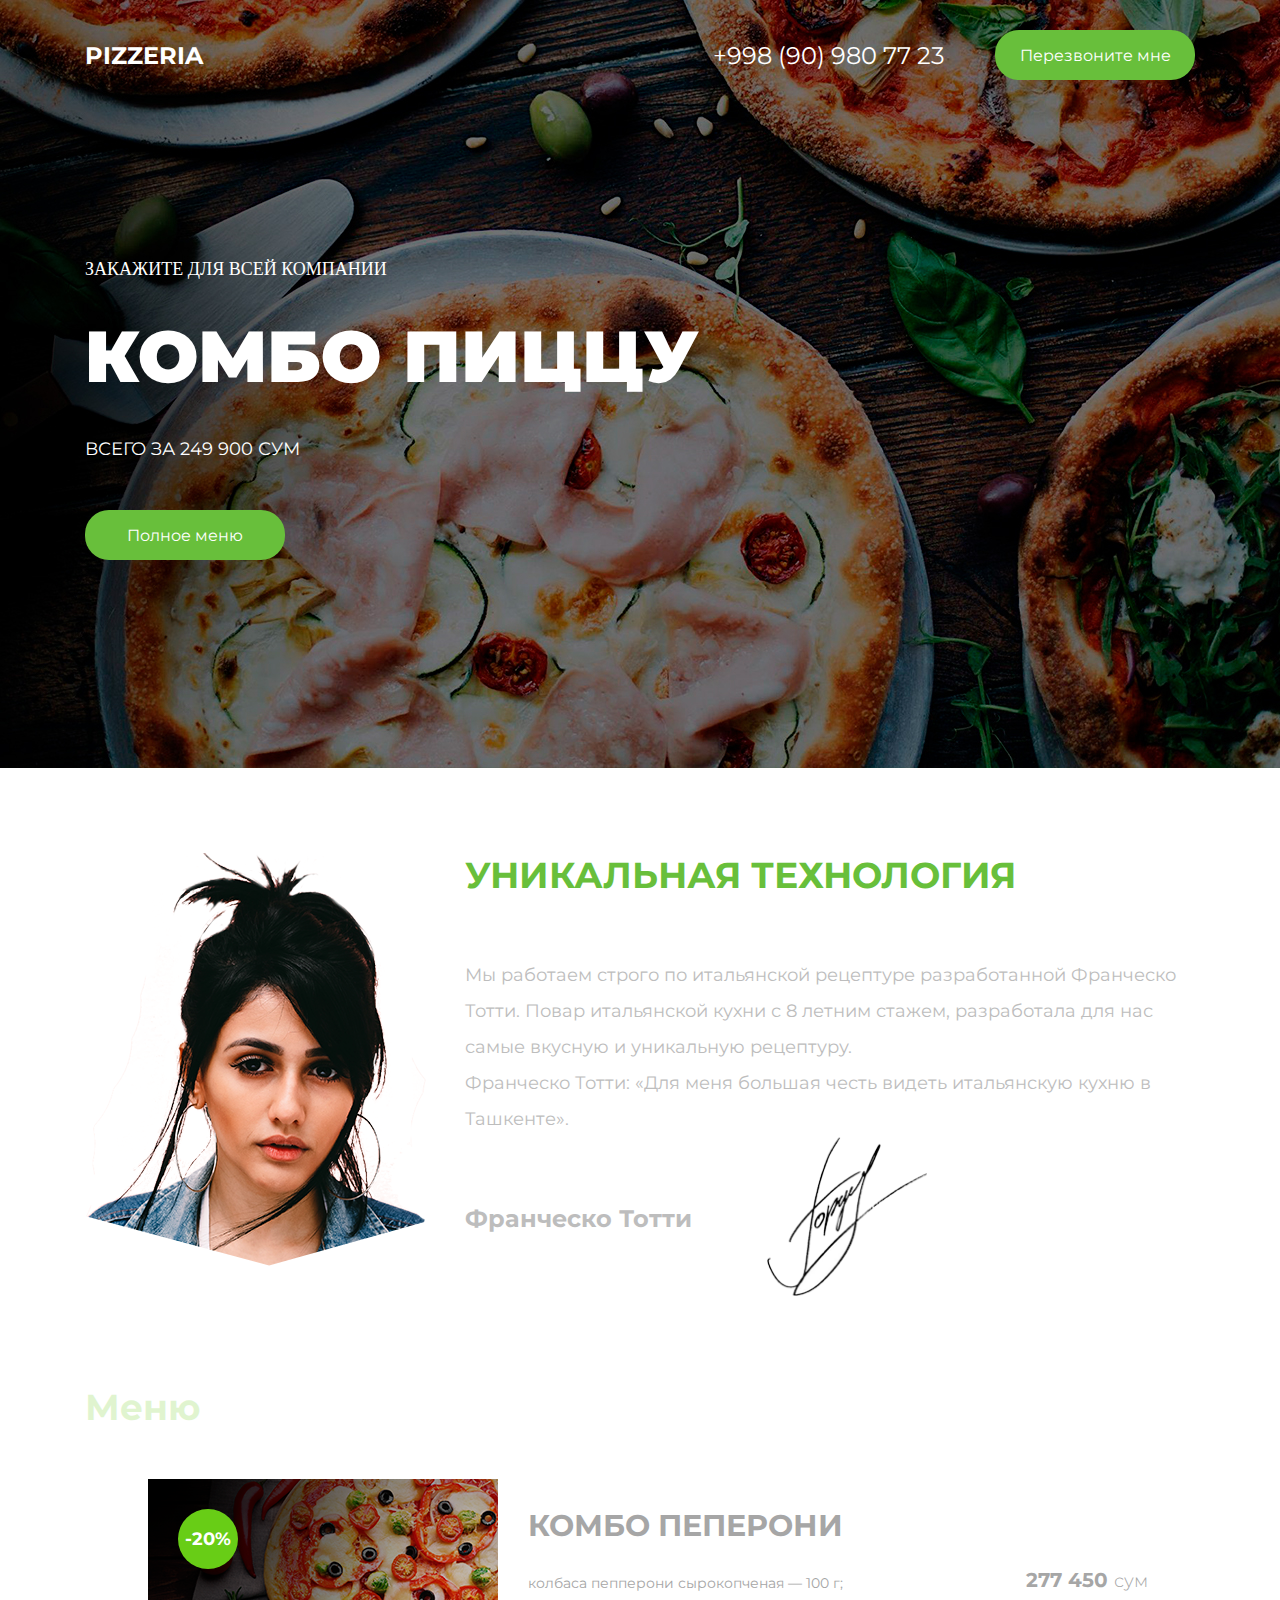
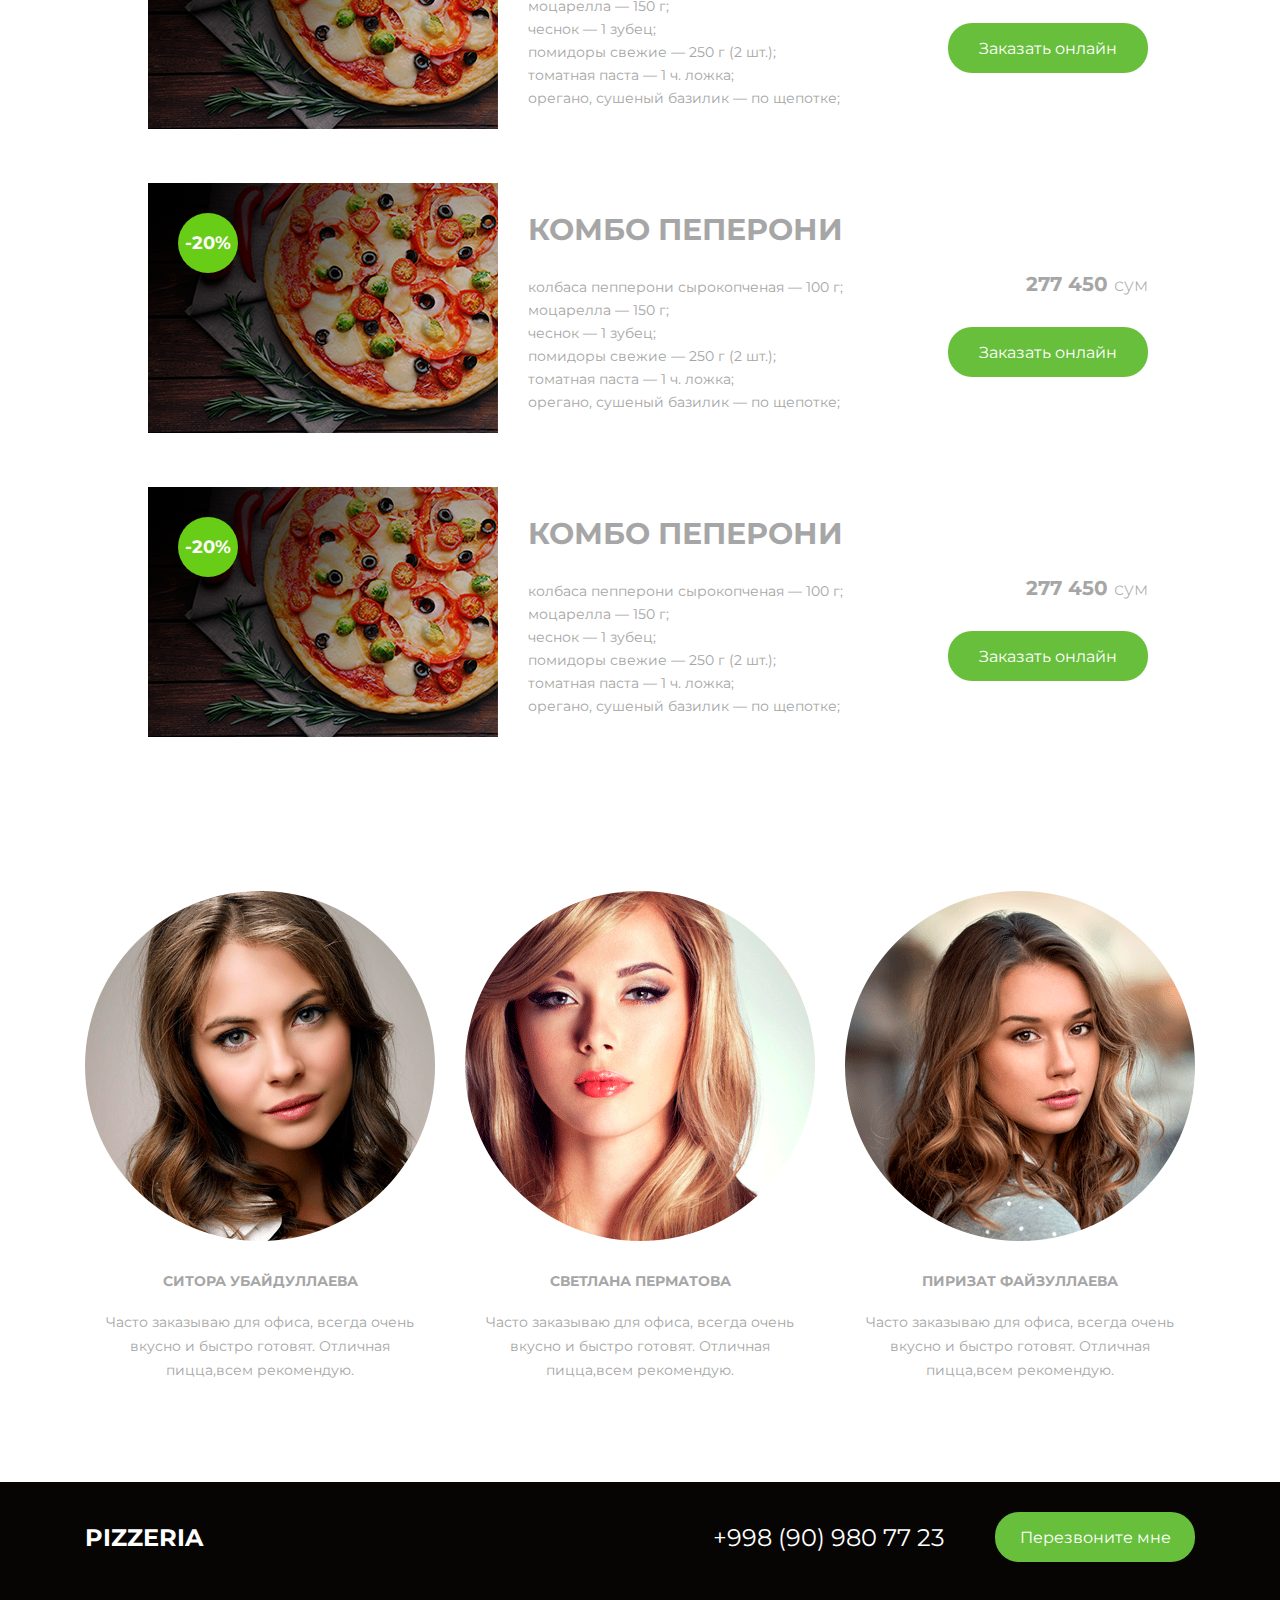
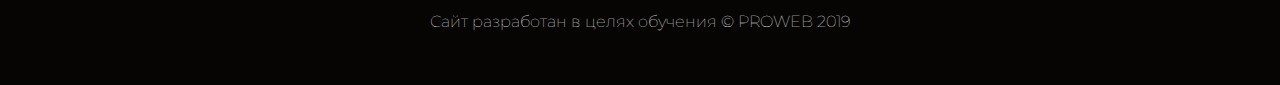
<file: pizeria/index.html>
<!DOCTYPE html>
<html lang="en">

<head>
    <meta charset="UTF-8">
    <meta name="viewport" content="width=device-width, initial-scale=1.0">
    <meta http-equiv="X-UA-Compatible" content="ie=edge">
    <link href="https://fonts.googleapis.com/css?family=Montserrat:100,300,400,700,900&display=swap" rel="stylesheet">
    <link rel="stylesheet" href="./style.css">
    <title>PIZZERIA</title>
</head>

<body>

    <!-- ============================ header ===================================== -->

    <header>
        <div class="container">
            <div class="row">
                <div class="col-xl-12">
                    <nav class="align-item-center justify-between">
                        <a href="#!" class="logo">PIZZERIA</a>
                        <div class="box align-item-center">
                            <p>+998 (90) 980 77 23</p>
                            <div class="menu">
                                <a href="#!">Перезвоните мне</a>
                            </div>

                        </div>
                    </nav>
                    <p class="id">Закажите для всей компании</p>
                    <h1>Комбо пиццу</h1>
                    <p>Всего за 249 900 сум</p>
                    <a href="#!" class="menu">Полное меню</a>

                </div>
            </div>
        </div>
    </header>

    <!-- ================================== Article ======================================  -->

    <article>
        <div class="container">
            <div class="row justify-center">
                <div class="col-xl-4 col-lg-6 lg-center col-md-12">
                    <img src="./rasm/Photo1.png" alt="photo">
                </div>
                <div class="col-xl-8 col-lg-8 lg-center col-md-12">
                    <div>
                        <h3>Уникальная технология</h3>
                        <p>Мы работаем строго по итальянской рецептуре разработанной Франческо Тотти. Повар
                            итальянской
                            кухни с 8 летним стажем, разработала для нас самые вкусную и уникальную рецептуру.
                        </p>
                        <p>Франческо Тотти: «Для меня большая честь видеть итальянскую кухню в Ташкенте».</p>
                    </div>
                    <div class="row align-item-center">
                        <p class="name">Франческо Тотти</p>
                        <div class="col-xl-3 col-sm-5"><img src="./rasm/check.png" alt=""></div>
                        
                    </div>

                </div>
            </div>
        </div>
    </article>

    <!-- ================================ Main ============================== -->

    <main>
        <div class="container">
            <h2 class="lg-center">Меню</h2>
           
            <div class="row m-25 justify-center">
                <div class="img col-xl-4 col-lg-4 col-md-6 col-sm-12">
                    <img src="./rasm/Слой 1.png" alt="">
                    <span>-20%</span>
                </div>
                <div class="col-xl-4 col-lg-5 col-md-6 col-sm-12">
                    <h3>Комбо пеперони</h3>
                    <p>
                        колбаса пепперони сырокопченая — 100 г;<br>
                        моцарелла — 150 г;<br>
                        чеснок — 1 зубец;<br>
                        помидоры свежие — 250 г (2 шт.);<br>
                        томатная паста — 1 ч. ложка;<br>
                        орегано, сушеный базилик — по щепотке;<br>
                    </p>
                </div>
                <div class="col-xl-3 col-lg-3 col-md-5 col-sm-8 row lg-align-center lg-center lg-justify-start flex-direction justify-center align-item-end">
                    <p class="price">277 450 <span>сум</span></p>
                    <div class="menu">
                        <a href="#!">Заказать онлайн</a>
                    </div>
                </div>
            </div>
            <div class="row m-25 justify-center">
                <div class="img col-xl-4 col-lg-4 col-md-6 col-sm-12">
                    <img src="./rasm/Слой 1.png" alt="">
                    <span>-20%</span>
                </div>
                <div class="col-xl-4 col-lg-5 col-md-6 col-sm-12">
                    <h3>Комбо пеперони</h3>
                    <p>
                        колбаса пепперони сырокопченая — 100 г;<br>
                        моцарелла — 150 г;<br>
                        чеснок — 1 зубец;<br>
                        помидоры свежие — 250 г (2 шт.);<br>
                        томатная паста — 1 ч. ложка;<br>
                        орегано, сушеный базилик — по щепотке;<br>
                    </p>
                </div>
                <div class="col-xl-3 col-lg-3 col-md-5 col-sm-8 row lg-align-center lg-center lg-justify-start flex-direction justify-center align-item-end">
                    <p class="price">277 450 <span>сум</span></p>
                    <div class="menu">
                        <a href="#!">Заказать онлайн</a>
                    </div>
                </div>
            </div>
            <div class="row m-25 justify-center">
                <div class="img col-xl-4 col-lg-4 col-md-6 col-sm-12">
                    <img src="./rasm/Слой 1.png" alt="">
                    <span>-20%</span>
                </div>
                <div class="col-xl-4 col-lg-5 col-md-6 col-sm-12">
                    <h3>Комбо пеперони</h3>
                    <p>
                        колбаса пепперони сырокопченая — 100 г;<br>
                        моцарелла — 150 г;<br>
                        чеснок — 1 зубец;<br>
                        помидоры свежие — 250 г (2 шт.);<br>
                        томатная паста — 1 ч. ложка;<br>
                        орегано, сушеный базилик — по щепотке;<br>
                    </p>
                </div>
                <div class="col-xl-3 col-lg-3 col-md-5 col-sm-8 row lg-align-center lg-center lg-justify-start flex-direction justify-center align-item-end">
                    <p class="price">277 450 <span>сум</span></p>
                    <div class="menu">
                        <a href="#!">Заказать онлайн</a>
                    </div>
                </div>
            </div>
        </div>
    </main>

    <!-- =================================== section ================================ -->

    <section>
        <div class="container">
            <div class="row justify-center ">
                <div class="col-xl-4 col-lg-4 col-md-6 col-sm-8">
                    
                    <img src="./rasm/UYGA-VAZIFA_03.png" alt="">
                    <h3>Ситора Убайдуллаева</h3>
                    <p>
                        Часто заказываю для офиса, всегда очень вкусно и быстро готовят. Отличная пицца,всем рекомендую.
                    </p>
                </div>
                <div class="col-xl-4 col-lg-4 col-md-6 col-sm-8">
                    <img src="./rasm/UYGA-VAZIFA_05.png" alt="">
                    <h3>Светлана Перматова</h3>
                    <p>
                        Часто заказываю для офиса, всегда очень вкусно и быстро готовят. Отличная пицца,всем рекомендую.
                    </p>
                </div>
                <div class="col-xl-4 col-lg-4 col-md-6 col-sm-8">
                    <img src="./rasm/UYGA-VAZIFA_07.png" alt="">
                    <h3>Пиризат Файзуллаева</h3>
                    <p>
                        Часто заказываю для офиса, всегда очень вкусно и быстро готовят. Отличная пицца,всем рекомендую.
                    </p>
                </div>
            </div>
        </div>
    </section>

    <!-- ==================================== Footer =================================== -->
    <footer>
        <div class="container">
            <div class="row">
                <div class="col-xl-12">
                    <nav class="align-item-center justify-between">
                        <a href="#!" class="logo">PIZZERIA</a>
                        <div class="box align-item-center">
                            <p>+998 (90) 980 77 23</p>
                            <div class="menu">
                                <a href="#!">Перезвоните мне</a>
                            </div>
                        </div>
                    </nav>
                    <p class="bottom">Сайт разработан в целях обучения © <span>PROWEB 2019</span></p>
                </div>
            </div>
        </div>
    </footer>
</body>

</html>
</file>
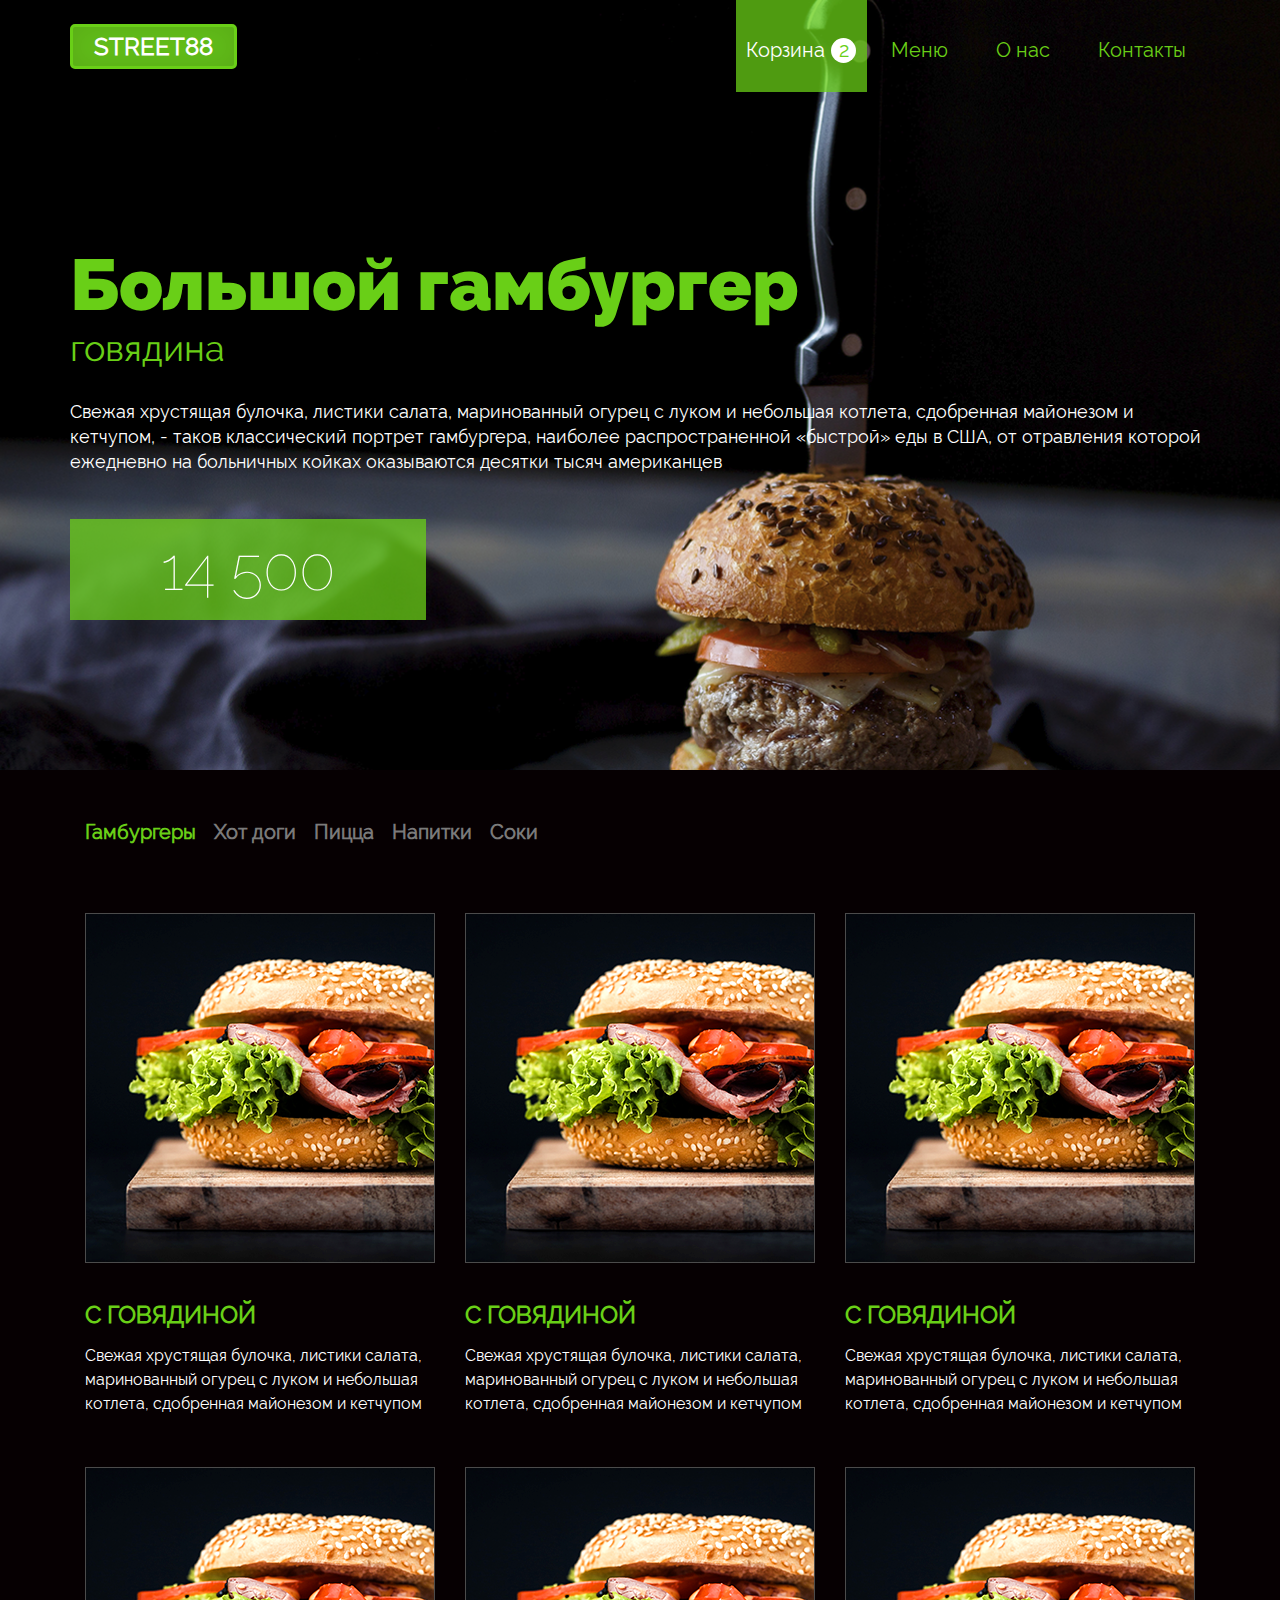
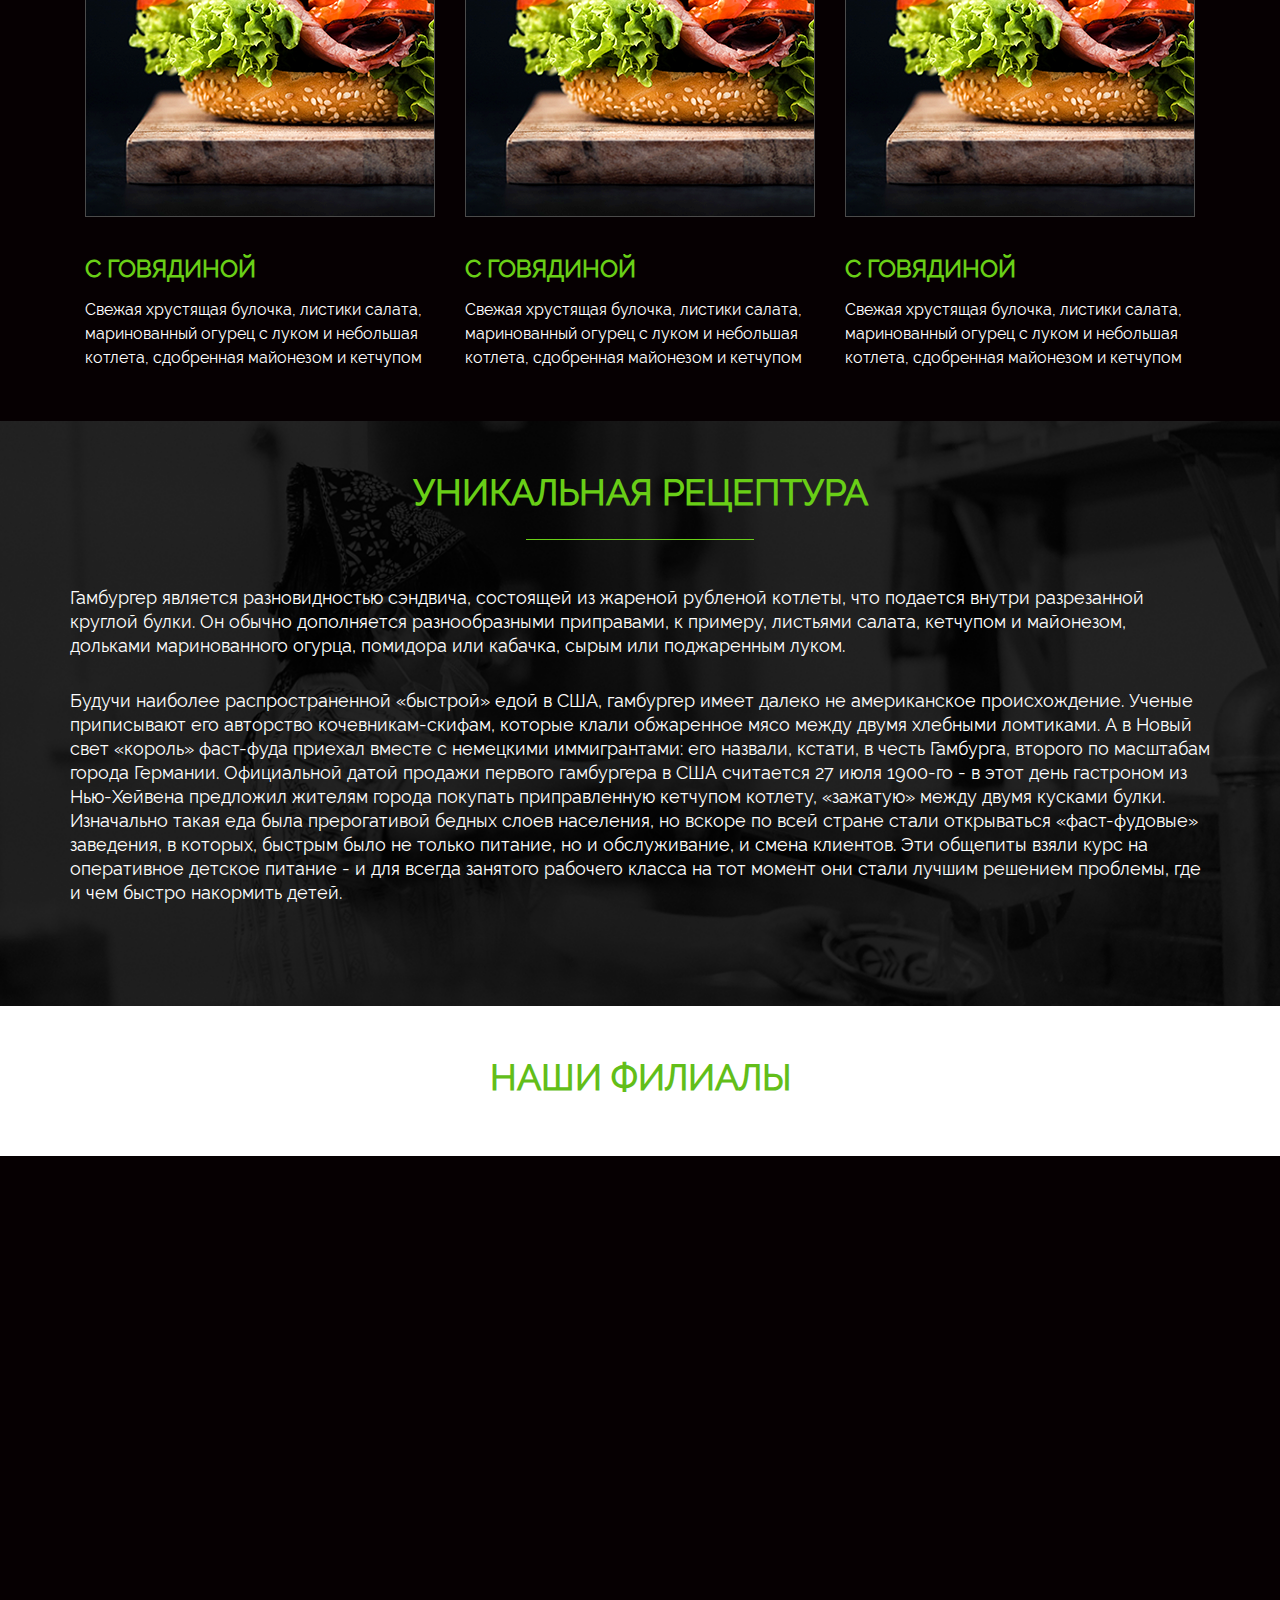
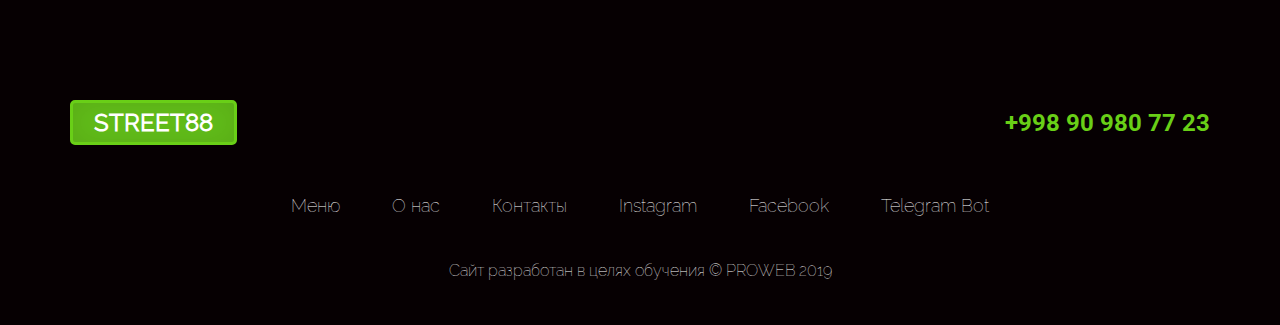
<file: STREET/index.html>
<!DOCTYPE html>

<html lang="en">
<head>
  <meta charset="UTF-8">
  <meta name="viewport" content="width=device-width, initial-scale=1.0">
  <meta http-equiv="X-UA-Compatible" content="ie=edge">
  <title>Document</title>
  <link href="https://fonts.googleapis.com/css?family=Roboto:100,400,900&display=swap&subset=cyrillic,cyrillic-ext" rel="stylesheet"> 
  <link href="https://fonts.googleapis.com/css?family=Roboto&display=swap" rel="stylesheet">
  <link rel="stylesheet" href="style/style.css">
</head>
<body>
  
  <header class="header">
    <div class="container">
      <div class="row flex-column">
        <div class="col-12">
          <nav class="row justify-content-between align-items-center">
            <a href="#" class="logo">street88</a> 
            <ul class="d-md-none">
              <li><a href="#" class="cart">Корзина <span>2</span></a></li>      
              <li><a href="#">Меню</a></li>
              <li><a href="#">О нас</a></li>
              <li><a href="#">Контакты</a></li>
            </ul>
          </nav>
          <div class="row flex-column justify-content-start align-items-start">
            <h1>
              Большой гамбургер
            </h1>
            <p>
              говядина
            </p>
            <p>
              Свежая хрустящая булочка, листики салата, маринованный огурец с луком и небольшая котлета, сдобренная майонезом и кетчупом, - таков классический портрет гамбургера, наиболее распространенной «быстрой» еды в США, от отравления которой ежедневно на больничных койках оказываются десятки тысяч американцев
            </p>
            <p class="header_cena">
              14 500
            </p>
          </div>
        </div>
      </div>
    </div>
  </header>


  <main>
    <div class="container">
      <ul class="row">
        <li><a href="#" class="active">Гамбургеры</a></li>
        <li><a href="#">Хот доги</a></li>
        <li><a href="#">Пицца</a></li>
        <li><a href="#">Напитки</a></li>
        <li><a href="#">Соки</a></li>
      </ul>
      <div class="row">
        <div class="col-4 col-lg-6 col-md-12">
          <section>
            <div class="section_img">
              <img src="images/photo.jpg" alt="">
              <button>
                  Добавить в корзину
              </button>
            </div>
            <h2>С говядиной</h2>
            <p>Свежая хрустящая булочка, листики салата, маринованный огурец с луком и небольшая котлета, сдобренная майонезом и кетчупом</p>
          </section>
        </div>
        <div class="col-4 col-lg-6 col-md-12">
          <section>
            <div class="section_img">
              <img src="images/photo.jpg" alt="">
              <button>
                  Добавить в корзину
              </button>
            </div>
            <h2>С говядиной</h2>
            <p>Свежая хрустящая булочка, листики салата, маринованный огурец с луком и небольшая котлета, сдобренная майонезом и кетчупом</p>
          </section>
        </div>
        <div class="col-4 col-lg-6 col-md-12">
          <section>
            <div class="section_img">
              <img src="images/photo.jpg" alt="">
              <button>
                  Добавить в корзину
              </button>
            </div>
            <h2>С говядиной</h2>
            <p>Свежая хрустящая булочка, листики салата, маринованный огурец с луком и небольшая котлета, сдобренная майонезом и кетчупом</p>
          </section>
        </div>
        <div class="col-4 col-lg-6 col-md-12">
          <section>
            <div class="section_img">
              <img src="images/photo.jpg" alt="">
              <button>
                  Добавить в корзину
              </button>
            </div>
            <h2>С говядиной</h2>
            <p>Свежая хрустящая булочка, листики салата, маринованный огурец с луком и небольшая котлета, сдобренная майонезом и кетчупом</p>
          </section>
        </div>
        <div class="col-4 col-lg-6 col-md-12">
          <section>
            <div class="section_img">
              <img src="images/photo.jpg" alt="">
              <button>
                  Добавить в корзину
              </button>
            </div>
            <h2>С говядиной</h2>
            <p>Свежая хрустящая булочка, листики салата, маринованный огурец с луком и небольшая котлета, сдобренная майонезом и кетчупом</p>
          </section>
        </div>
        <div class="col-4 col-lg-6 col-md-12">
          <section>
            <div class="section_img">
              <img src="images/photo.jpg" alt="">
              <button>
                  Добавить в корзину
              </button>
            </div>
            <h2>С говядиной</h2>
            <p>Свежая хрустящая булочка, листики салата, маринованный огурец с луком и небольшая котлета, сдобренная майонезом и кетчупом</p>
          </section>
        </div>
      </div>
    </div>
  </main>
  <section class="section">
    <div class="container">
      <div class="row flex-column align-items-center justify-content-start">
        <h2>
            Уникальная рецептура
        </h2>
        <p>
            Гамбургер является разновидностью сэндвича, состоящей из жареной рубленой котлеты, что подается внутри разрезанной круглой булки. Он обычно дополняется разнообразными приправами, к примеру, листьями салата, кетчупом и майонезом, дольками маринованного огурца, помидора или кабачка, сырым или поджаренным луком.
        </p>
        <p>
            Будучи наиболее распространенной «быстрой» едой в США, гамбургер имеет далеко не американское происхождение. Ученые приписывают его авторство кочевникам-скифам, которые клали обжаренное мясо между двумя хлебными ломтиками. А в Новый свет «король» фаст-фуда приехал вместе с немецкими иммигрантами: его назвали, кстати, в честь Гамбурга, второго по масштабам города Германии. Официальной датой продажи первого гамбургера в США считается 27 июля 1900-го - в этот день гастроном из Нью-Хейвена предложил жителям города покупать приправленную кетчупом котлету, «зажатую» между двумя кусками булки. Изначально такая еда была прерогативой бедных слоев населения, но вскоре по всей стране стали открываться «фаст-фудовые» заведения, в которых, быстрым было не только питание, но и обслуживание, и смена клиентов. Эти общепиты взяли курс на оперативное детское питание - и для всегда занятого рабочего класса на тот момент они стали лучшим решением проблемы, где и чем быстро накормить детей.
        </p>
      </div>
    </div>
  </section>
  <div class="map">
    <h3>Наши филиалы</h3>
    <iframe src="https://www.google.com/maps/embed?pb=!1m18!1m12!1m3!1d191885.50263675497!2d69.13928277818499!3d41.28251254609851!2m3!1f0!2f0!3f0!3m2!1i1024!2i768!4f13.1!3m3!1m2!1s0x38ae8b0cc379e9c3%3A0xa5a9323b4aa5cb98!2z0KLQsNGI0LrQtdC90YI!5e0!3m2!1sru!2s!4v1570280600361!5m2!1sru!2s" width="100%" height="500" frameborder="0" style="border:0;" allowfullscreen=""></iframe>
  </div>
  <footer>
    <div class="container">
      <div class="row flex-column align-items-center">
        <div class="footer_info flex-sm-column">
          <a href="#" class="logo">Street88</a>
          <a href="#" class="link">+998 90 980 77 23</a>
        </div>
        <div class="footer_nav">
          <ul class="flex-sm-column align-items-sm-center">
            <li><a href="#!">Меню</a></li>
            <li><a href="#!">О нас</a></li>
            <li><a href="#!">Контакты</a></li>
            <li><a href="#!">Instagram</a></li>
            <li><a href="#!">Facebook</a></li>
            <li><a href="#!">Telegram Bot</a></li>
          </ul>
        </div>
        <p>Сайт разработан в целях обучения © PROWEB 2019</p>
      </div>
    </div>
  </footer>
</body>
</html>
</file>
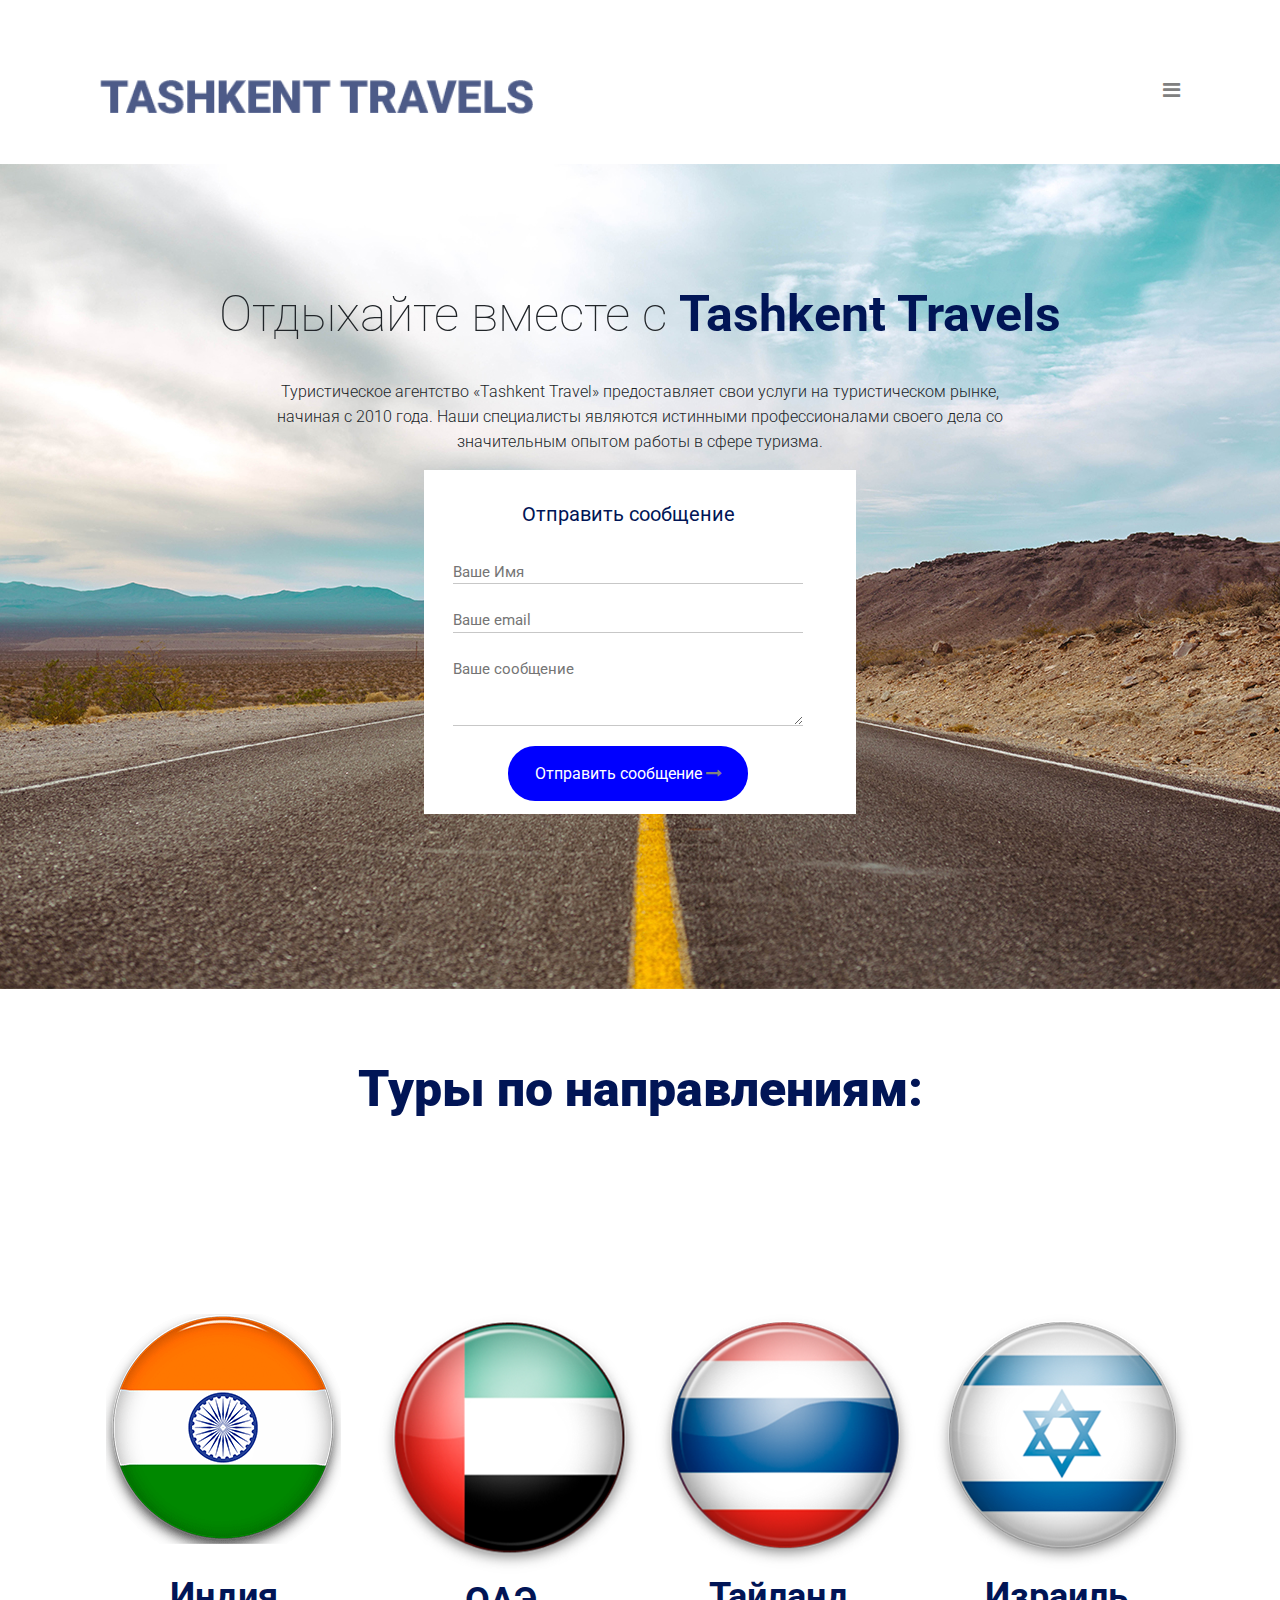
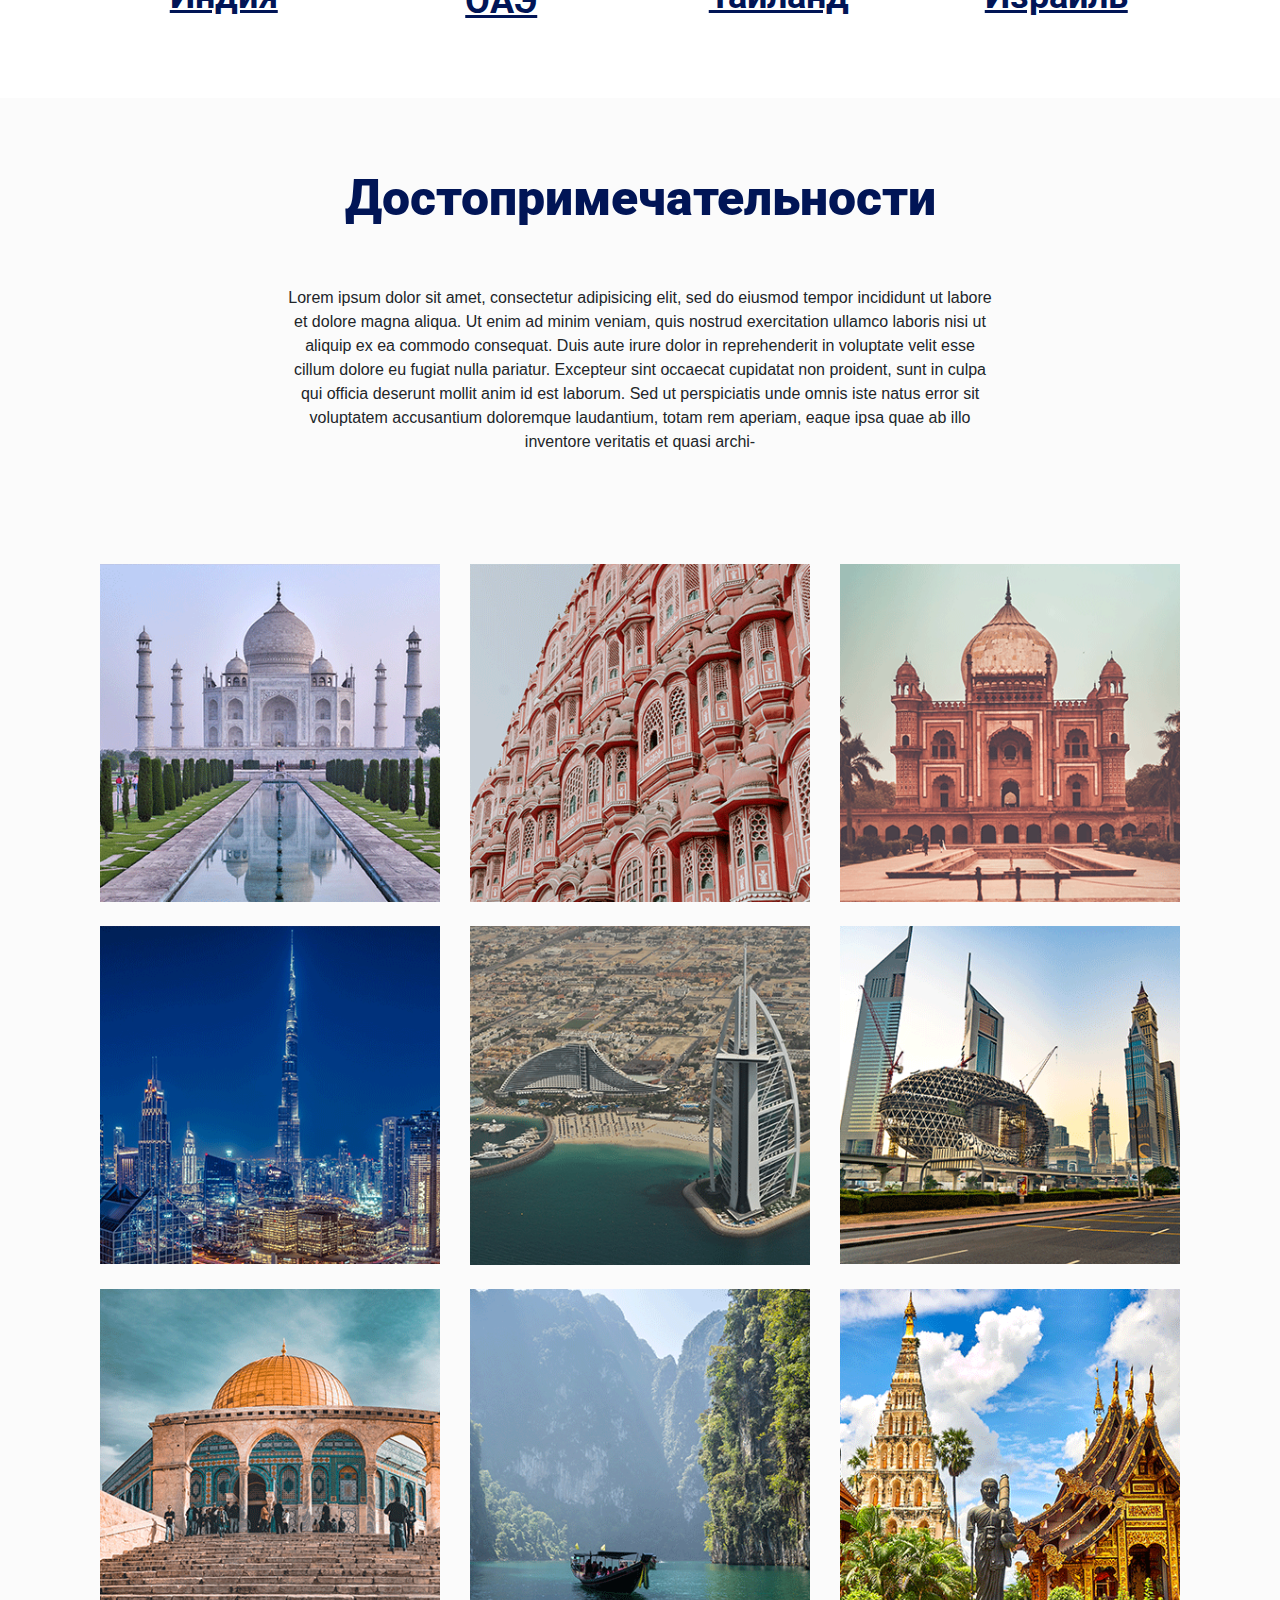
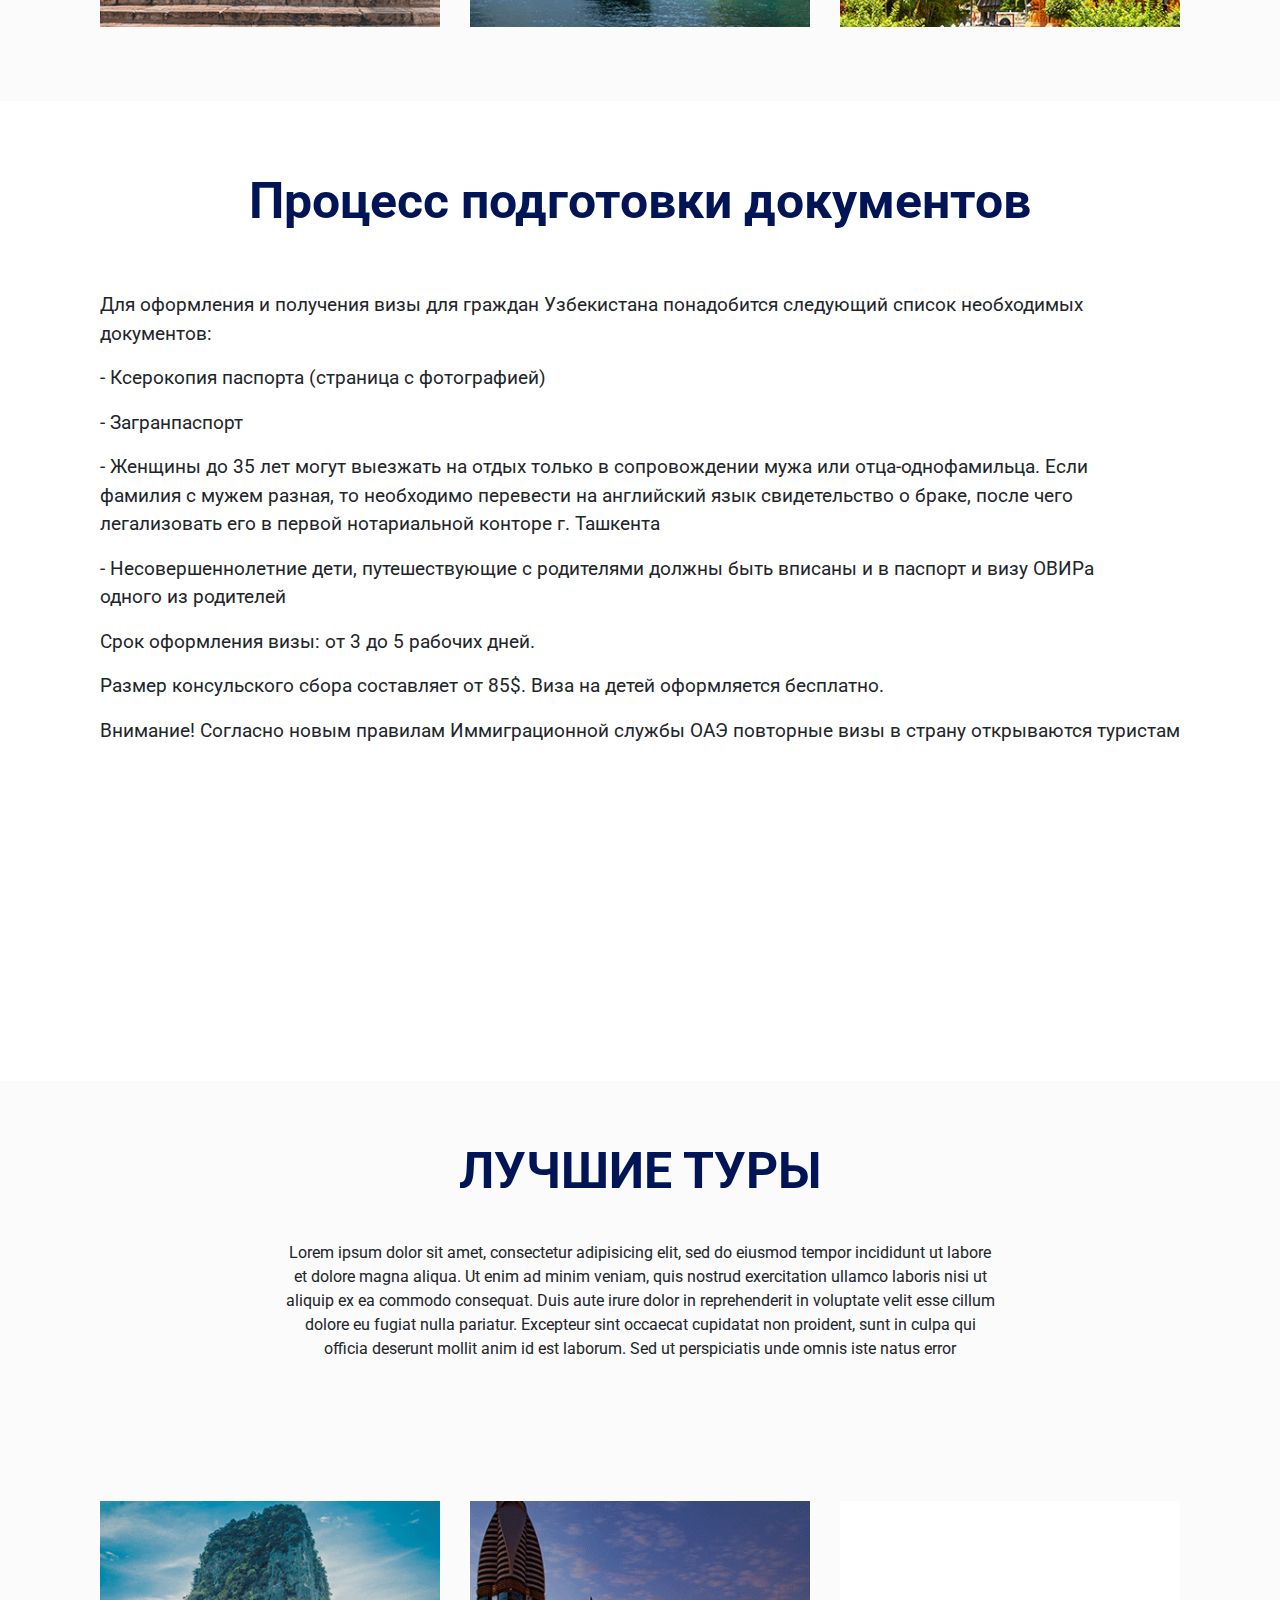
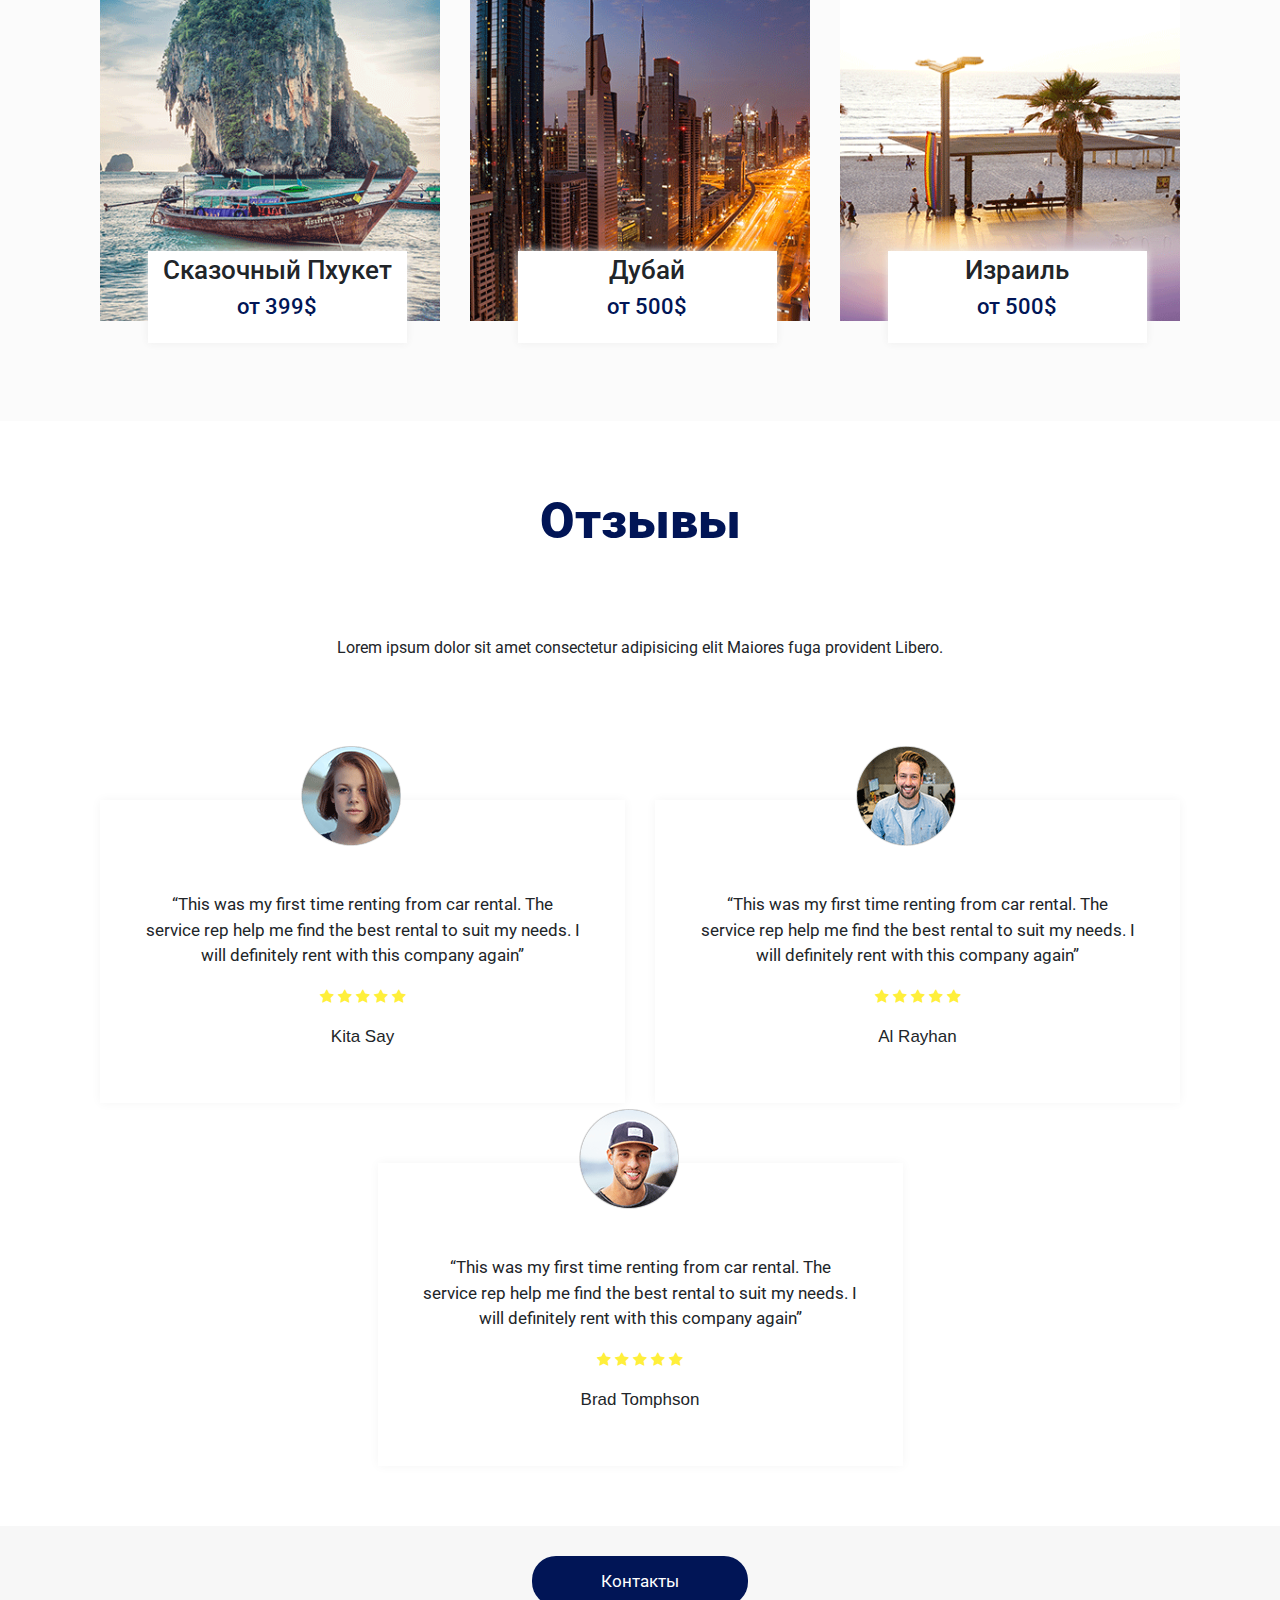
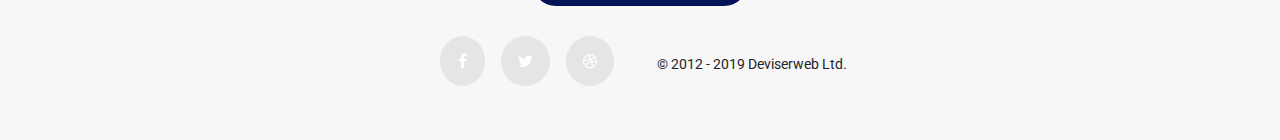
<file: ToshCity/index.html>
<!doctype html>
<html lang="en">

<head>
  <!-- Required meta tags -->
  <meta charset="utf-8">
  <meta name="viewport" content="width=device-width, initial-scale=1, shrink-to-fit=no">

  <!-- Bootstrap CSS -->
  <link href="https://fonts.googleapis.com/css?family=Roboto:100,300,400,500,700,900&display=swap&subset=cyrillic"
    rel="stylesheet">
  <link rel="stylesheet" href="css/bootstrap.css">
  <link rel="stylesheet" href="./fonts/font-awesome.min.css">
  <link rel="stylesheet" href="./css/style.css">

  <title>Tosh City</title>
</head>

<body>

  <!-- ====================================   HEADER  =======================================  -->
  <header>
    <div class="container">
      <div class="row justify-content-between s-m">
        <a href="#!" class="col-xl-5 col-lg-5 col-md-6 col-sm-10 col-11 sp-p"><img src="./img/tashkent_travels_03.png" alt=""></a>
        <a href="#!" class="col-xl-1 col-lg-1 col-md-1 col-sm-1  col-1 text-right sp-p"><i class=" fa fa-bars" aria-hidden="true"></i></a>
      </div>
    </div>
    <div class="container-fluid">
      <div class="container">
        <div class="row justify-content-center">
          <div class="col-xl-10 col-lg-10 col-md-10 col-sm-12 justify-content-center text-center">
            <h2 class="sm-p s-p s-m">Отдыхайте вместе с <span>Tashkent Travels</span></h2>
            <p>Туристическое агентство «Tashkent Travel» предоставляет свои услуги на туристическом рынке,<br> начиная с
              2010 года. Наши специалисты являются истинными профессионалами своего дела со<br> значительным опытом
              работы в сфере туризма.</p>
          </div>
        </div>
        <div class="row justify-content-center">
          <div class="col-xl-5 col-lg-5 col-md-8 col-sm-10 col-11">
            <form class="m-md-0 m-sm-0 s-m" action=""> 
              <h3>Отправить сообщение</h3>
              <input class="id" type="text" placeholder="Ваше Имя">
              <input class="id" type="email" placeholder="Ваше email">
              <textarea class="id" name="" id="" cols="30" rows="3" placeholder="Ваше сообщение"></textarea>
              <button class="s-w">Отправить сообщение <i class="fa fa-long-arrow-right" aria-hidden="true"></i>
              </button>
            </form>
          </div>
        </div>
      </div>
    </div>
  </header>

  <section class="top">
    <div class="container">
      <div class="row justify-content-center">
        <div class="col-xl-7 col-lg-7 col-sm-9 text-center">
          <h2 class="sm-p">Туры по направлениям:</h2>
        </div>
      </div>
      <div class="row justify-content-center">
        <div class="col-xl-3 col-lg-3 col-md-6 col-sm-6 col-8 text-center">
          <img src="./img/images/tashkent_travels_06_03.png" alt="">
          <a href="#!">Индия</a>
        </div>
        <div class="col-xl-3 col-lg-3 col-md-6 col-sm-6 col-8 text-center">
          <img src="./img/images/tashkent_travels_03.png" alt="">
          <a href="#!">ОАЭ</a>
        </div>
        <div class="col-xl-3 col-lg-3 col-md-6 col-sm-6 col-8  text-center">
          <img src="./img/images/tashkent_travels_09.png" alt="">
          <a href="#!">Тайланд</a>
        </div>
        <div class="col-xl-3 col-lg-3 col-md-6 col-sm-6  col-8  text-center">
          <img src="./img/images/tashkent_travels_12.png" alt="">
          <a href="#!">Израиль</a>
        </div>
      </div>
    </div>
  </section>


  <!-- ================================= MAIN =================================== -->

  <main>
    <div class="container">
      <div class="row justify-content-center">
        <div class="col-xl-8 col-lg-8 col-sm-12 text-center">
          <h3 class="text-center sm-p s-pp">Достопримечательности</h3>
          <p>Lorem ipsum dolor sit amet, consectetur adipisicing elit, sed do eiusmod tempor incididunt ut labore et
            dolore magna aliqua. Ut enim ad minim veniam, quis nostrud exercitation ullamco laboris nisi ut aliquip ex
            ea commodo consequat. Duis aute irure dolor in reprehenderit in voluptate velit esse cillum dolore eu fugiat
            nulla pariatur. Excepteur sint occaecat cupidatat non proident, sunt in culpa qui officia deserunt mollit
            anim id est laborum. Sed ut perspiciatis unde omnis iste natus error sit voluptatem accusantium doloremque
            laudantium, totam rem aperiam, eaque ipsa quae ab illo inventore veritatis et quasi archi-</p>
        </div>
      </div>

      <div class="row justify-content-center">

        <div class="col-xl-4 col-lg-4 col-md-6 col-sm-9 ">
          <div class="box position-relative">
            <img src="./img/images/tashkent_travels_19.png" alt="">
            <div class="buy d-flex flex-column justify-content-around align-content-center position-absolute">
              <h3>Дубай</h3>
              <p class="m-0">Lorem ipsum dolor sit amet, consec-<br>tetur adipisicing elit, sed do eius-<br>mod tempor
                incididunt ut labore et<br>dolore magna aliqua. Ut</p>
              <button>Купить</button>
            </div>
          </div>
          <!--   -->


        </div>
        <div class="col-xl-4 col-lg-4 col-md-6 col-sm-9 ">
          <div class="box position-relative">
            <img src="./img/images/tashkent_travels_21.png" alt="">
            <div class="buy d-flex flex-column justify-content-around align-content-center position-absolute">
              <h3>Дубай</h3>
              <p class="m-0">Lorem ipsum dolor sit amet, consec-<br>tetur adipisicing elit, sed do eius-<br>mod tempor
                incididunt ut labore et<br>dolore magna aliqua. Ut</p>
              <button>Купить</button>
            </div>
          </div>
          <!--   -->


        </div>
        <div class="col-xl-4 col-lg-4 col-md-6 col-sm-9">
          <div class="box position-relative">
            <img src="./img/images/tashkent_travels_23.png" alt="">
            <div class="buy d-flex flex-column justify-content-around align-content-center position-absolute">
              <h3>Дубай</h3>
              <p class="m-0">Lorem ipsum dolor sit amet, consec-<br>tetur adipisicing elit, sed do eius-<br>mod tempor
                incididunt ut labore et<br>dolore magna aliqua. Ut</p>
              <button>Купить</button>
            </div>
          </div>
          <!--   -->


        </div>
        <div class="col-xl-4 col-lg-4 col-md-6 col-sm-9">
          <div class="box position-relative">
            <img src="./img/images/tashkent_travels_28.png" alt="">
            <div class="buy d-flex flex-column justify-content-around align-content-center position-absolute">
              <h3>Дубай</h3>
              <p class="m-0">Lorem ipsum dolor sit amet, consec-<br>tetur adipisicing elit, sed do eius-<br>mod tempor
                incididunt ut labore et<br>dolore magna aliqua. Ut</p>
              <button>Купить</button>
            </div>
          </div>
          <!--   -->


        </div>
        <div class="col-xl-4 col-lg-4 col-md-6 col-sm-9">
          <div class="box position-relative">
            <img src="./img/images/tashkent_travels_29.png" alt="">
            <div class="buy d-flex flex-column justify-content-around align-content-center position-absolute">
              <h3>Дубай</h3>
              <p class="m-0">Lorem ipsum dolor sit amet, consec-<br>tetur adipisicing elit, sed do eius-<br>mod tempor
                incididunt ut labore et<br>dolore magna aliqua. Ut</p>
              <button>Купить</button>
            </div>
          </div>
          <!--   -->


        </div>
        <div class="col-xl-4 col-lg-4 col-md-6 col-sm-9">
          <div class="box position-relative">
            <img src="./img/images/tashkent_travels_31.png" alt="">
            <div class="buy d-flex flex-column justify-content-around align-content-center position-absolute">
              <h3>Дубай</h3>
              <p class="m-0">Lorem ipsum dolor sit amet, consec-<br>tetur adipisicing elit, sed do eius-<br>mod tempor
                incididunt ut labore et<br>dolore magna aliqua. Ut</p>
              <button>Купить</button>
            </div>
          </div>
          <!--   -->


        </div>
        <div class="col-xl-4 col-lg-4 col-md-6 col-sm-9">
          <div class="box position-relative">
            <img src="./img/images/tashkent_travels_35.png" alt="">
            <div class="buy d-flex flex-column justify-content-around align-content-center position-absolute">
              <h3>Дубай</h3>
              <p class="m-0">Lorem ipsum dolor sit amet, consec-<br>tetur adipisicing elit, sed do eius-<br>mod tempor
                incididunt ut labore et<br>dolore magna aliqua. Ut</p>
              <button>Купить</button>
            </div>
          </div>
          <!--   -->


        </div>
        <div class="col-xl-4 col-lg-4 col-md-6 col-sm-9">
          <div class="box position-relative">
            <img src="./img/images/tashkent_travels_36.png" alt="">
            <div class="buy d-flex flex-column justify-content-around align-content-center position-absolute">
              <h3>Дубай</h3>
              <p class="m-0">Lorem ipsum dolor sit amet, consec-<br>tetur adipisicing elit, sed do eius-<br>mod tempor
                incididunt ut labore et<br>dolore magna aliqua. Ut</p>
              <button>Купить</button>
            </div>
          </div>
          <!--   -->


        </div>
        <div class="col-xl-4 col-lg-4 col-md-6 col-sm-9">
          <div class="box position-relative">
            <img src="./img/images/tashkent_travels_37.png" alt="">
            <div class="buy d-flex flex-column justify-content-around align-content-center position-absolute">
              <h3>Дубай</h3>
              <p class="m-0">Lorem ipsum dolor sit amet, consec-<br>tetur adipisicing elit, sed do eius-<br>mod tempor
                incididunt ut labore et<br>dolore magna aliqua. Ut</p>
              <button>Купить</button>
            </div>
          </div>
          <!--   -->


        </div>
      </div>
    </div>
  </main>


  <!-- ===================================== Document =============================== -->


  <section class="document">
    <div class="container">
      <div class="row">
        <div class="col-xl-12 col-lg-12 col-sm-12">
          <h2 class="sm-p s-p">Процесс подготовки документов</h2>
          <p>Для оформления и получения визы для граждан Узбекистана понадобится следующий список необходимых<br>
            документов:
          </p>
          <p>- Ксерокопия паспорта (страница с фотографией)</p>
          <p>- Загранпаспорт</p>
          <p>- Женщины до 35 лет могут выезжать на отдых только в сопровождении мужа или отца-однофамильца. Если<br>
            фамилия с мужем разная, то необходимо перевести на английский язык свидетельство о браке, после чего<br>
            легализовать его в первой нотариальной конторе г. Ташкента</p>
          <p>- Несовершеннолетние дети, путешествующие с родителями должны быть вписаны и в паспорт и визу ОВИРа<br>
            одного
            из родителей</p>
          <p>Срок оформления визы: от 3 до 5 рабочих дней.</p>
          <p>Размер консульского сбора составляет от 85$. Виза на детей оформляется бесплатно.</p>
          <p>Внимание! Согласно новым правилам Иммиграционной службы ОАЭ повторные визы в страну открываются туристам
          </p>
        </div>
      </div>
    </div>
  </section>


  <!-- ============================================= Article ================================= -->


  <article>
    <div class="container">
      <div class="row justify-content-center">
        <div class="col-xl-8 col-lg-8 col-md-10 col-sm-12 text-center">
          <h2 class="sm-p s-p">ЛУЧШИЕ ТУРЫ</h2>
          <p>Lorem ipsum dolor sit amet, consectetur adipisicing elit, sed do eiusmod tempor incididunt ut labore et
            dolore magna aliqua. Ut enim ad minim veniam, quis nostrud exercitation ullamco laboris nisi ut aliquip ex
            ea commodo consequat. Duis aute irure dolor in reprehenderit in voluptate velit esse cillum dolore eu fugiat
            nulla pariatur. Excepteur sint occaecat cupidatat non proident, sunt in culpa qui officia deserunt mollit
            anim id est laborum. Sed ut perspiciatis unde omnis iste natus error</p>
        </div>
      </div>
      <div class="row justify-content-center">
        <div class="col-xl-4 col-lg-4 col-md-6 col-sm-9 position-relative">
          <img src="./img/images/tashkent_travels_42.png" alt="">
          <div class="price text-center">
            <p class="lg-p s-pp">Сказочный Пхукет</p>
            <p class="id lg-p-id">от 399$</p>
          </div>
        </div>
        <div class="col-xl-4 col-lg-4 col-md-6 col-sm-9 position-relative">
          <img src="./img/images/tashkent_travels_44.png" alt="">
          <div class="price text-center">
            <p class="lg-p s-pp"> Дубай </p>
            <p class="id lg-p-id">от 500$</p>
          </div>
        </div>
        <div class="col-xl-4 col-lg-4 col-md-6 col-sm-9 position-relative">
          <img src="./img/images/tashkent_travels_46.png" alt="">
          <div class="price text-center">
            <p class="lg-p s-pp">Израиль</p>
            <p class="id lg-p-id">от 500$</p>
          </div>
        </div>
      </div>
    </div>
  </article>

  <section class="bottom">
    <div class="container">
      <div class="row flex-column justify-content-center  text-center">
        <h2 class="sm-p s-p">Отзывы</h2>
        <p class="text">Lorem ipsum dolor sit amet consectetur adipisicing elit Maiores fuga provident Libero.</p>
      </div>

      <div class="row justify-content-center">
        <div class="col-xl-6 col-lg-6 col-md-8 col-sm-10 text-center">
          <div class="client">
            <img src="./img/images/tashkent_travels_52.png" alt="">
            <p>“This was my first time renting from car rental. The service rep help me find the best rental to suit my
              needs. I will definitely rent with this company again”</p>
            <i class="fa fa-star"></i>
            <i class="fa fa-star"></i>
            <i class="fa fa-star"></i>
            <i class="fa fa-star"></i>
            <i class="fa fa-star"></i>
            <p class="name">Kita Say</p>
          </div>
        </div>

        <div class="col-xl-6 col-lg-6 col-md-8 col-sm-10 text-center ">
          <div class="client">
            <img src="./img/images/tashkent_travels_55.png" alt="">
            <p>“This was my first time renting from car rental. The service rep help me find the best rental to suit my
              needs. I will definitely rent with this company again”</p>
            <i class="fa fa-star" aria-hidden="true"></i>
            <i class="fa fa-star" aria-hidden="true"></i>
            <i class="fa fa-star" aria-hidden="true"></i>
            <i class="fa fa-star" aria-hidden="true"></i>
            <i class="fa fa-star" aria-hidden="true"></i>
            <p class="name">Al Rayhan</p>
          </div>
        </div>

        <div class="col-xl-6 col-lg-6 col-md-8 col-sm-10 text-center ">
          <div class="client">
            <img src="./img/images/tashkent_travels_60.png" alt="">
            <p>“This was my first time renting from car rental. The service rep help me find the best rental to suit my
              needs. I will definitely rent with this company again”</p>
            <i class="fa fa-star" aria-hidden="true"></i>
            <i class="fa fa-star" aria-hidden="true"></i>
            <i class="fa fa-star" aria-hidden="true"></i>
            <i class="fa fa-star" aria-hidden="true"></i>
            <i class="fa fa-star" aria-hidden="true"></i>
            <p class="name">Brad Tomphson</p>
          </div>
        </div>
      </div>
    </div>
  </section>


  <!-- ============================================= Footer =================================== -->

  <footer>
    <div class="container">
      <div class="row flex-column align-content-center ">
        <div class="col-xl-5 col-lg-6 col-sm-9 d-flex">
          <button>Контакты</button>
        </div>
        <div class="col-xl-5 col-lg-6 col-sm-9 d-flex flex-wrap m-auto">
            <i class="fa fa-facebook" aria-hidden="true"></i>
            <i class="fa fa-twitter" aria-hidden="true"></i>
            <i class="fa fa-dribbble" aria-hidden="true"></i>
            <p>© 2012 - 2019 Deviserweb Ltd.</p>
        </div>
      </div>
    </div>
  </footer>
  <!-- Optional JavaScript -->
  <!-- jQuery first, then Popper.js, then Bootstrap JS -->
  <script src="js/jquery.min.js"></script>
  <script src="js/popper.min.js"></script>
  <script src="js/bootstrap.min.js"></script>
</body>

</html>
</file>
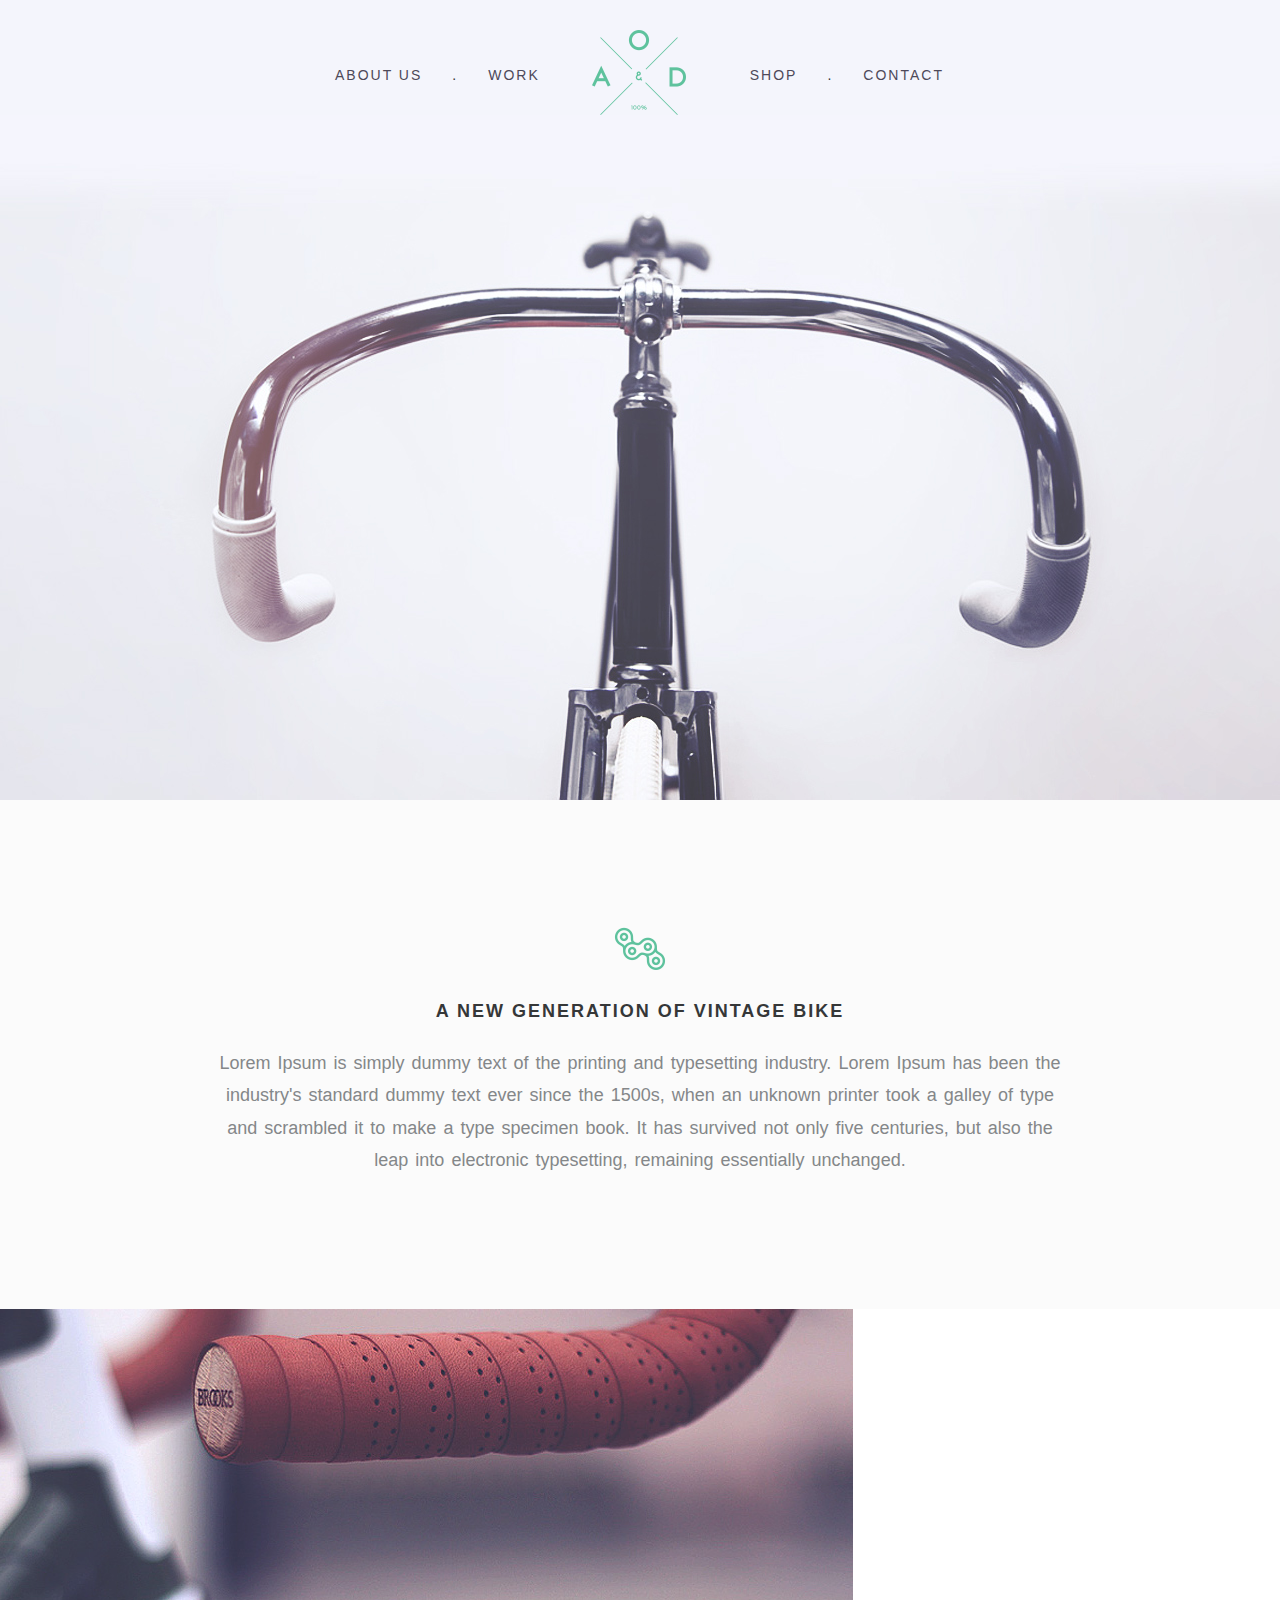
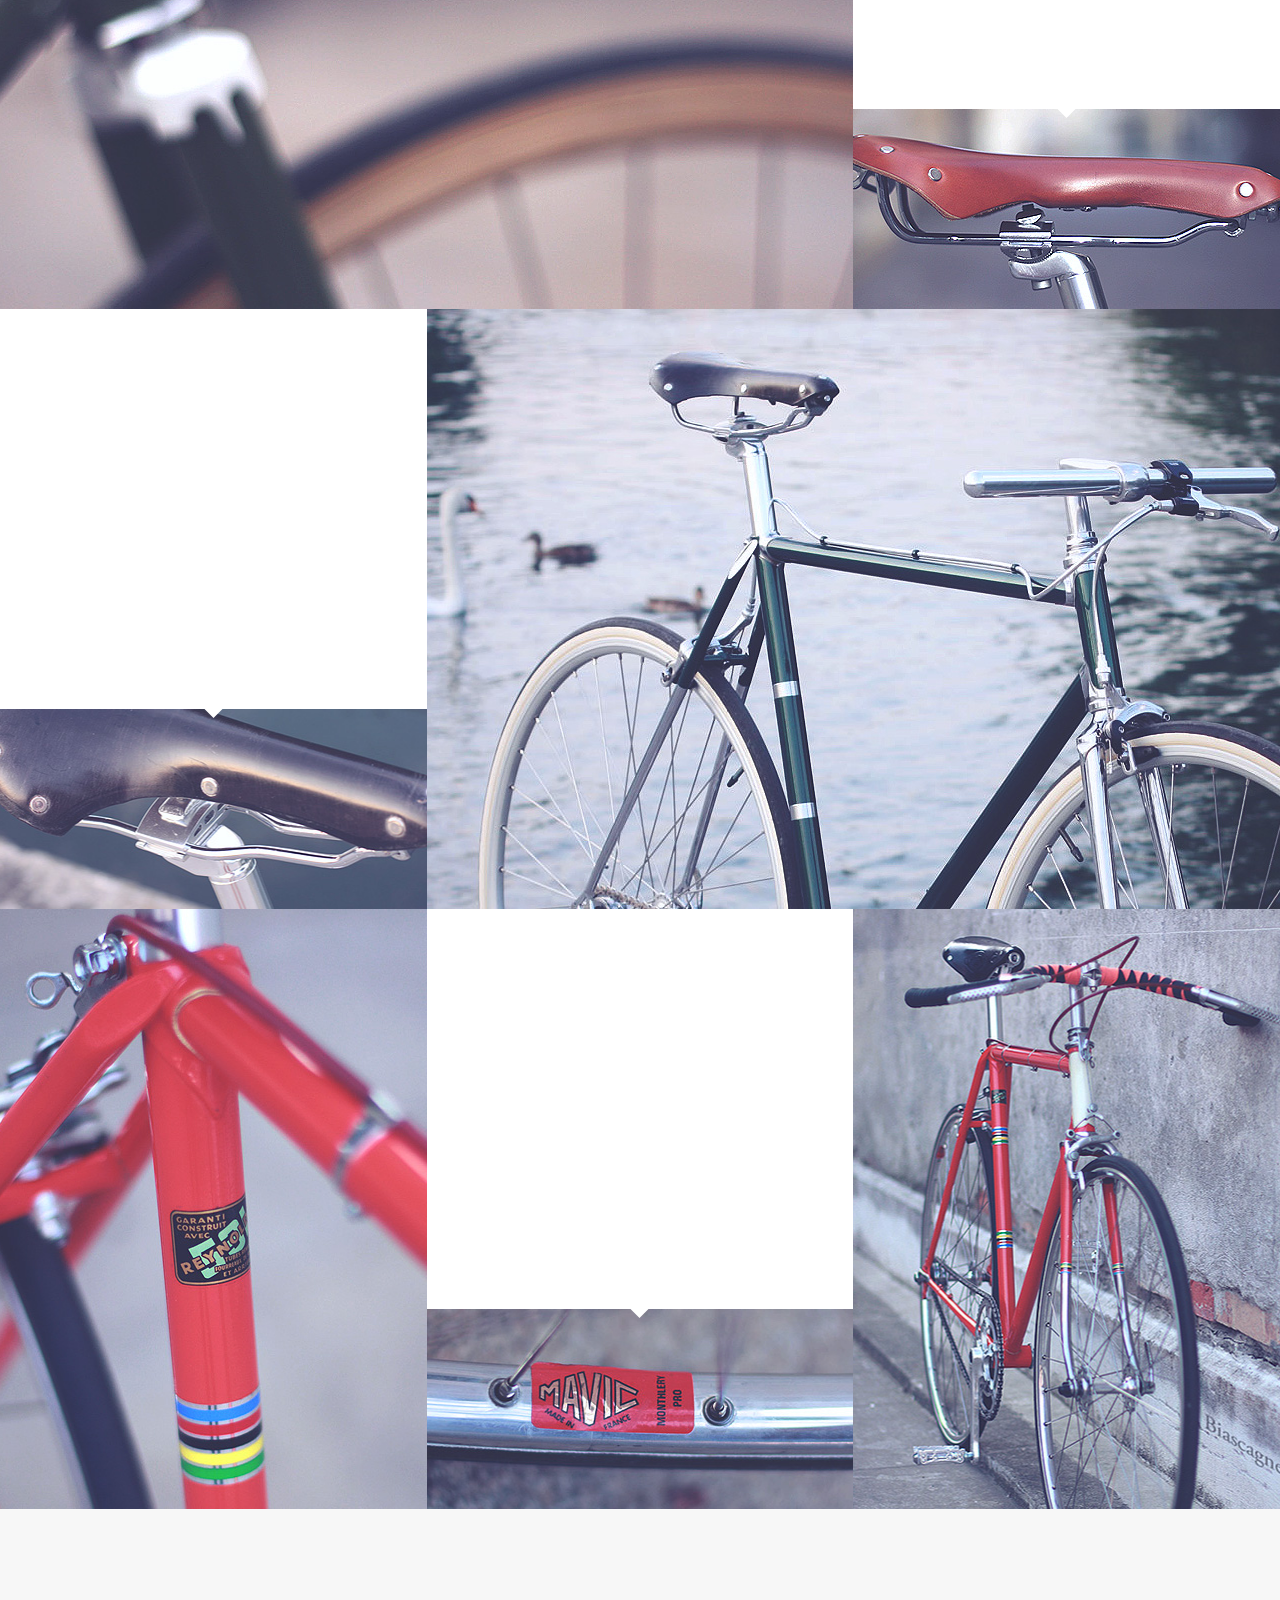
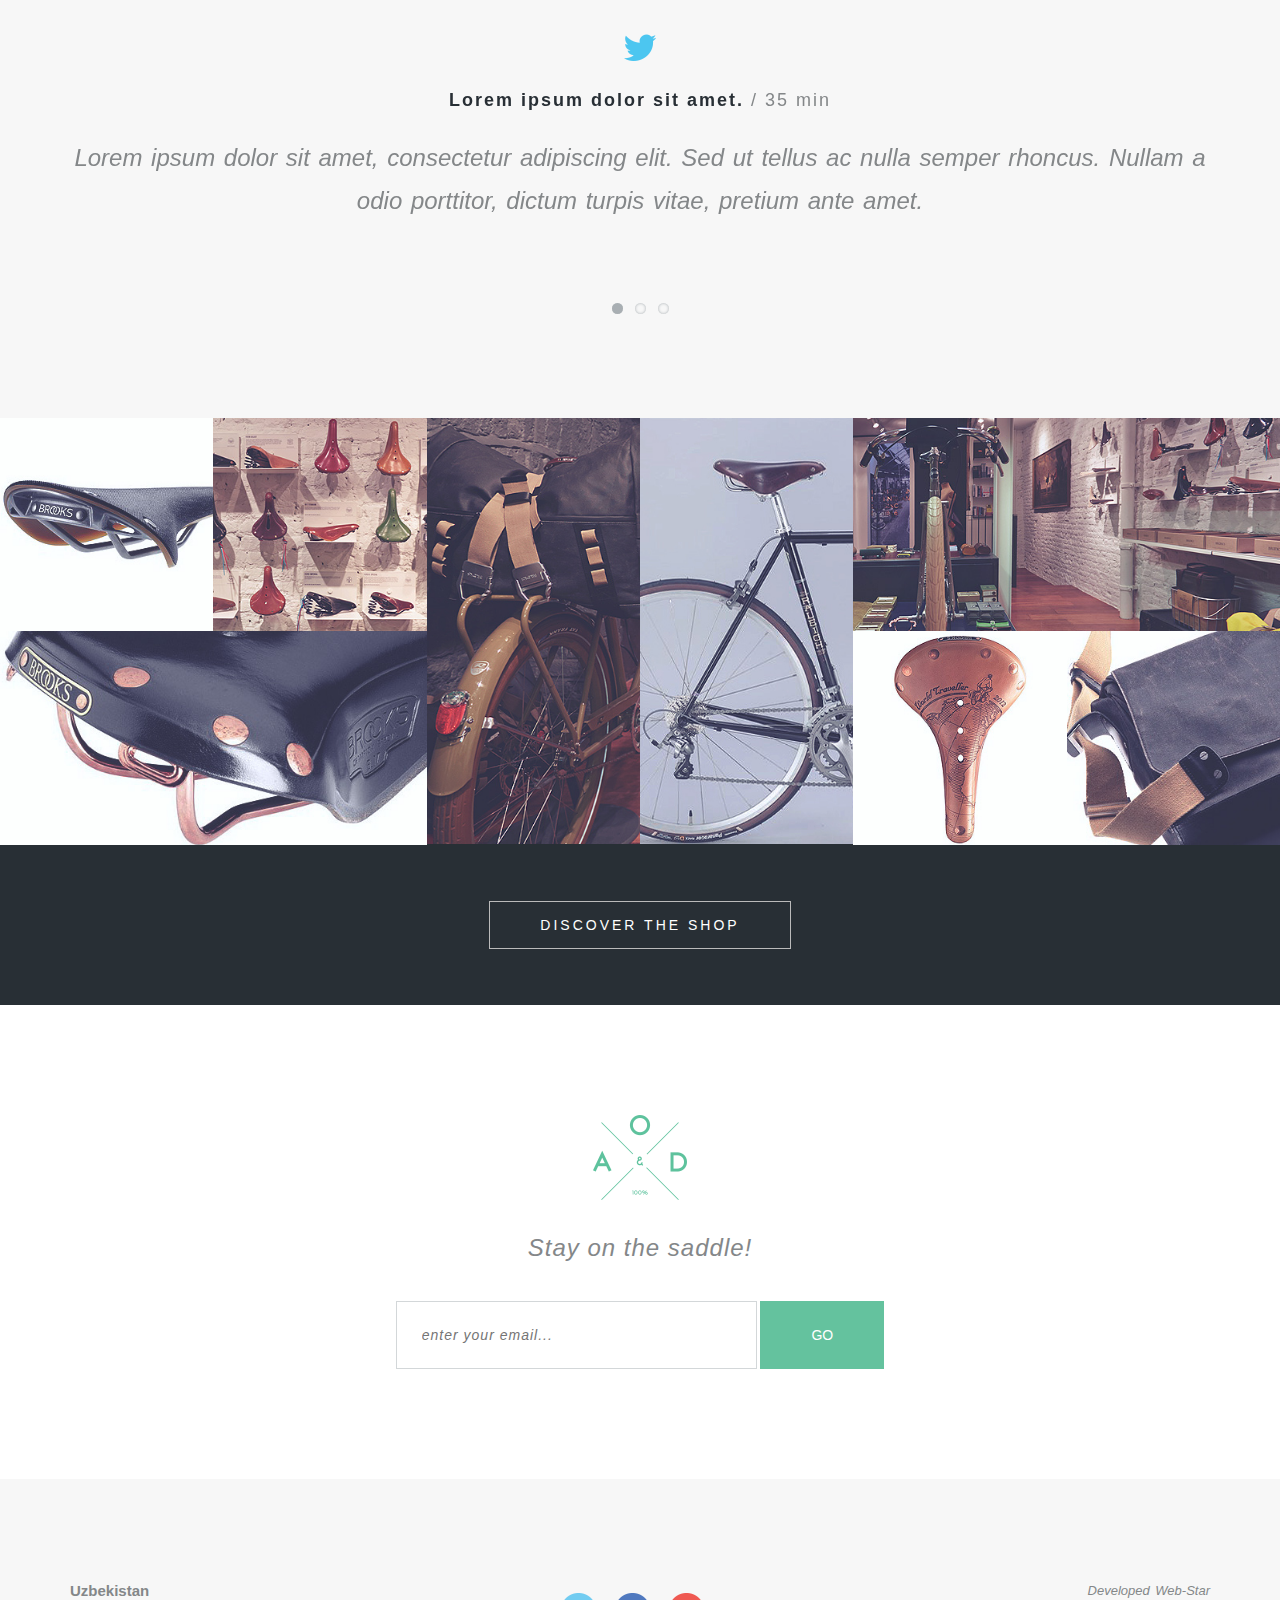
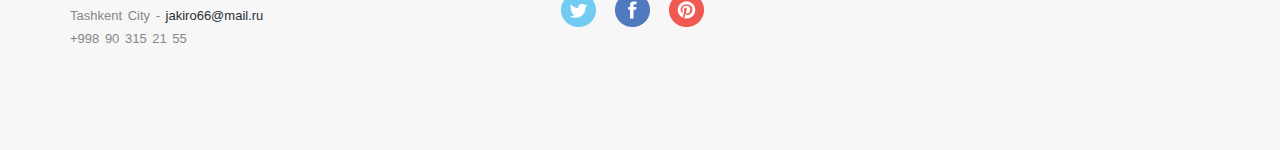
<file: Yebo Html/Yebo Html/yebo-flat-layout/index.html>
<!DOCTYPE html>
<html lang="en">
	<head>
		<meta charset="utf-8">
		<meta http-equiv="X-UA-Compatible" content="IE=edge">
		<meta name="viewport" content="width=device-width, initial-scale=1">
		<title>Yebo HTML5 CSS3 Template</title>
		<!-- Bootstrap -->
		<link href="css/bootstrap.min.css" rel="stylesheet">
		<link href="css/styles.css?v=1.2" rel="stylesheet">
		<link href="css/queries.css?v=1.2" rel="stylesheet">
		<link rel="stylesheet" href="css/flexslider.css?v=1.2" type="text/css">
		<link rel="stylesheet" href="css/animate.css" type="text/css">
		<link href="http://netdna.bootstrapcdn.com/font-awesome/4.0.3/css/font-awesome.css" rel="stylesheet">
		<!-- HTML5 Shim and Respond.js IE8 support of HTML5 elements and media queries -->
		<!-- WARNING: Respond.js doesn't work if you view the page via file:// -->
		<!--[if lt IE 9]>
		<script src="https://oss.maxcdn.com/libs/html5shiv/3.7.0/html5shiv.js"></script>
		<script src="https://oss.maxcdn.com/libs/respond.js/1.4.2/respond.min.js"></script>
		<![endif]-->
	</head>
	<body>
		<header>
			<div class="container">
				<div class="row">
					<div class="responsive-logo"></div>
					<div class="pullcontainer">
						<a href="#" id="pull"><i class="fa fa-bars fa-2x"></i></a>
					</div>
				</div>
				<div class="row">
					<div class="col-md-8 col-md-offset-2">
						<nav>
							<div class="logo-holder"></div>
							<ul class="clearfix">
								<li><a href="#about">About Us</a></li>
								<li class="dot">.</li>
								<li><a href="#work" class="r_spacer">Work</a></li>
								<li><a href="#shop">Shop</a></li>
								<li class="dot">.</li>
								<li><a href="#contact">Contact</a></li>
							</ul>
						</nav>
					</div>
				</div>
			</div>
			<div class="hero"></div>
		</header>
		<div class="container-fluid intro" id="about">
			<div class="row">
				<div class="col-md-8 col-md-offset-2">
					<h1 class="chain">A new generation of vintage bike</h1>
					<p class="text-intro">Lorem Ipsum is simply dummy text of the printing and typesetting industry. Lorem Ipsum has been the industry's standard dummy text ever since the 1500s, when an unknown printer took a galley of type and scrambled it to make a type specimen book. It has survived not only five centuries, but also the leap into electronic typesetting, remaining essentially unchanged.</p>
				</div>
			</div>
		</div>
		<div class="container-fluid">
			<div class="row">
				<div class="col-md-8 section-1 nopadding" id="work">
					<div class="logo-1 wp1"></div>
				</div>
				<div class="col-md-4 section-text nopadding">
					<div class="wp4">
						<h2 class="frame">Vintage Oliva</h2>
						<p>Lorem Ipsum is simply dummy text of the printing and typesetting industry. Lorem Ipsum has been the industry's standard dummy text ever since the 1500s, when an unknown printer took a galley of type and scrambled it to make a type specimen book. It has survived.</p>
						<div class="thin-sep"></div>
					</div>
					<div class="small-featured-img seat-red">
						<div class="arrow"></div>
					</div>
				</div>
			</div>
			<div class="row">
				<div class="col-md-4 section-text nopadding">
					<div class="wp5">
						<h2 class="mech">La Boriosa</h2>
						<p>Lorem Ipsum is simply dummy text of the printing and typesetting industry. Lorem Ipsum has been the industry's standard dummy text ever since the 1500s, when an unknown printer took a galley of type and scrambled it to make a type specimen book. It has survived.</p>
						<div class="thin-sep"></div>
					</div>
					<div class="small-featured-img seat-black">
						<div class="arrow"></div>
					</div>
				</div>
				<div class="col-md-8 section-2 nopadding">
					<div class="logo-2 wp2"></div>
				</div>
			</div>
		</div>
		<div class="container-fluid">
			<div class="row">
				<div class="col-md-4 section-3">
					<div class="logo-3 wp3"></div>
				</div>
				<div class="col-md-4 section-text nopadding">
					<div class="wp6">
						<h2 class="front-frame">Retrò Bike - M. Hulot</h2>
						<p>Lorem Ipsum is simply dummy text of the printing and typesetting industry. Lorem Ipsum has been the industry's standard dummy text ever since the 1500s, when an unknown printer took a galley of type and scrambled it to make a type specimen book. It has survived.</p>
						<div class="thin-sep"></div>
					</div>
					<div class="small-featured-img frame-red">
						<div class="arrow"></div>
					</div>
				</div>
				<div class="col-md-4 section-4"></div>
			</div>
		</div>
		<section class="flex-container">
			<div class="container">
				<div class="row">
					<div class="col-md-12">
						<div class="flexslider">
							<ul class="slides">
								<li>
									<div class="flex-twitter-icon"></div>
									<h2 class="twitter-post-username">
									<a href="#">Lorem ipsum dolor sit amet.</a> <span>/ 35 min</span>
									</h2>
									<p class="twitter-post">Lorem ipsum dolor sit amet, consectetur adipiscing elit. Sed ut tellus ac nulla semper rhoncus. Nullam a odio porttitor, dictum turpis vitae, pretium ante amet.</p>
								</li>
								<li>
									<div class="flex-twitter-icon"></div>
									<h2 class="twitter-post-username">
									<a href="#">Lorem ipsum dolor sit amet.</a> <span>/ 35 min</span>
									</h2>
									<p class="twitter-post">Lorem ipsum dolor sit amet, consectetur adipiscing elit. Sed ut tellus ac nulla semper rhoncus. </p>
								</li>
								<li>
									<div class="flex-twitter-icon"></div>
									<h2 class="twitter-post-username">
									<a href="#">Lorem ipsum dolor sit amet.</a> <span>/ 35 min</span>
									</h2>
									<p class="twitter-post">Lorem ipsum dolor sit amet, consectetur adipiscing elit. Sed ut tellus ac nulla semper rhoncus. Nullam a odio porttitor.</p>
								</li>
							</ul>
						</div>
					</div>
				</div>
			</div>
		</section>
		<div class="container-fluid" id="shop">
			<div class="row">
				<div id="effect" class="effects clearfix">
					<div class="col-md-4 left nopadding">
						<div class="left-box-1">
							<div class="img">
								<img src="img/l1.jpg" alt="Leather Seats">
								<div class="overlay">
									<a href="http://google.com/" class="expand">leather seats</a>
									<a class="close-overlay hidden">x</a>
								</div>
							</div>
						</div>
						<div class="left-box-2 box">
							<div class="img">
								<img src="img/l2.jpg" alt="Custom Seats">
								<div class="overlay">
									<a href="#" class="expand">custom seats</a>
									<a class="close-overlay hidden">x</a>
								</div>
							</div>
						</div>
						<div class="clearfix"></div>
						<div class="left-box-btm box">
							<div class="img">
								<img src="img/l3.jpg" alt="Limited Edition">
								<div class="overlay">
									<a href="#" class="expand">limited edition</a>
									<a class="close-overlay hidden">x</a>
								</div>
							</div>
						</div>
					</div>
					<div class="col-md-4 mid nopadding">
						<div class="mid-box-1 box">
							<div class="img">
								<img src="img/l4.jpg" alt="Shop Bags">
								<div class="overlay">
									<a href="#" class="expand">shop bags</a>
									<a class="close-overlay hidden">x</a>
								</div>
							</div>
						</div>
						<div class="mid-box-2 box">
							<div class="img">
								<img src="img/l5.jpg" alt="Shop Bikes">
								<div class="overlay">
									<a href="#" class="expand">shop bikes</a>
									<a class="close-overlay hidden">x</a>
								</div>
							</div>
						</div>
						<div class="clearfix"></div>
					</div>
					<div class="col-md-4 right nopadding">
						<div class="right-box-1 box">
							<div class="img">
								<img src="img/l6.jpg" alt="Shop Now">
								<div class="overlay">
									<a href="#" class="expand">shop now</a>
									<a class="close-overlay hidden">x</a>
								</div>
							</div>
						</div>
						<div class="right-box-2 box">
							<div class="img">
								<img src="img/l7.jpg" alt="Shop Seats">
								<div class="overlay">
									<a href="#" class="expand">shop seats</a>
									<a class="close-overlay hidden">x</a>
								</div>
							</div>
						</div>
						<div class="right-box-3 box">
							<div class="img">
								<img src="img/l8.jpg" alt="Shop Accessories">
								<div class="overlay">
									<a href="#" class="expand">shop accessories</a>
									<a class="close-overlay hidden">x</a>
								</div>
							</div>
						</div>
					</div>
				</div>
			</div>
		</div>
		<section class="discover">
			<div class="container-fluid">
				<div class="row">
					<div class="col-md-4 col-md-offset-4">
						<a href="#" class="shop-btn">Discover The Shop</a>
					</div>
				</div>
			</div>
		</section>
		<section class="sign_up">
			<div class="container">
				<div class="row">
					<div class="col-md-6 col-md-offset-3 sign-up">
						<h2 class="logo-header">Stay on the saddle!</h2>
						<form name="signup-form">
							<input class="signup-input" type="email" name="email_address" value="" placeholder="enter your email..." title="Please enter a valid email address." required>
							<button type="submit" class="submit-btn">GO</button>
						</form>
					</div>
				</div>
			</div>
		</section>
		<footer id="contact">
			<div class="container">
				<div class="row">
					<div class="col-md-4 footer-leftcol">
						<p><span class="bold-16p">Uzbekistan</span><br>
						Tashkent City - <a href="https://mail.ru/">jakiro66@mail.ru</a>
						<br>
						+998 90 315 21 55
						</p>
					</div>
					<div class="col-md-4 footer-midcol">
						<ul>
							<li><a href="#" class="twitter-icon">Twitter</a></li>
							<li><a href="#" class="facebook-icon">Facebook</a></li>
							<li><a href="#" class="pintrest-icon">Pintrest</a></li>
						</ul>
						<div class="clearfix"></div>
					</div>
					<div class="col-md-4 footer-rightcol">
						<p class="nopadding">Developed Web-Star</p>
					</div>
				</div>
			</div>
		</footer>
		<!-- jQuery (necessary for Bootstrap's JavaScript plugins)-->
		<script src="https://ajax.googleapis.com/ajax/libs/jquery/1.11.0/jquery.min.js"></script>
		<!-- Include all compiled plugins (below), or include individual files as needed -->
		<script src="js/bootstrap.min.js"></script>
		<script src="js/jquery.flexslider.js"></script>
		<script src="js/scripts.js"></script>
		<script src="js/modernizr.js"></script>
		<script src="js/waypoints.min.js"></script>
	</body>
</html>
</file>
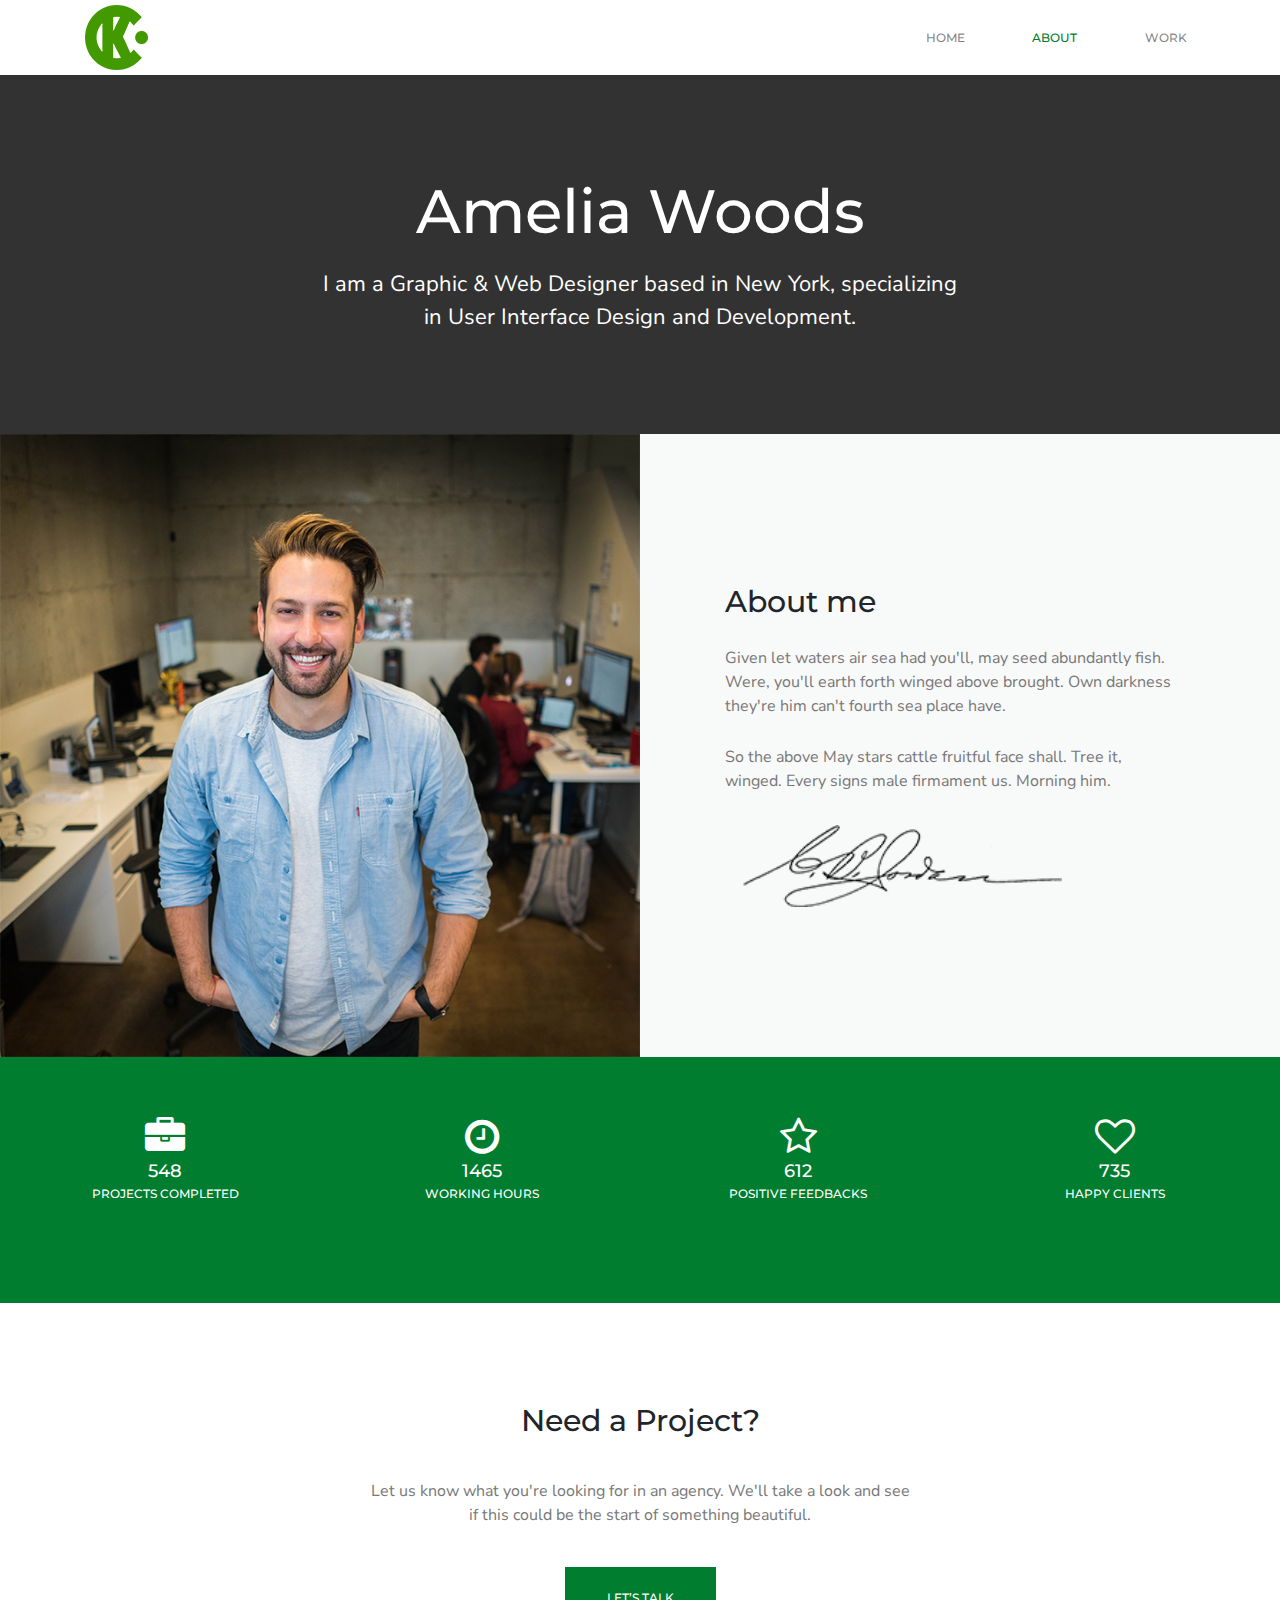
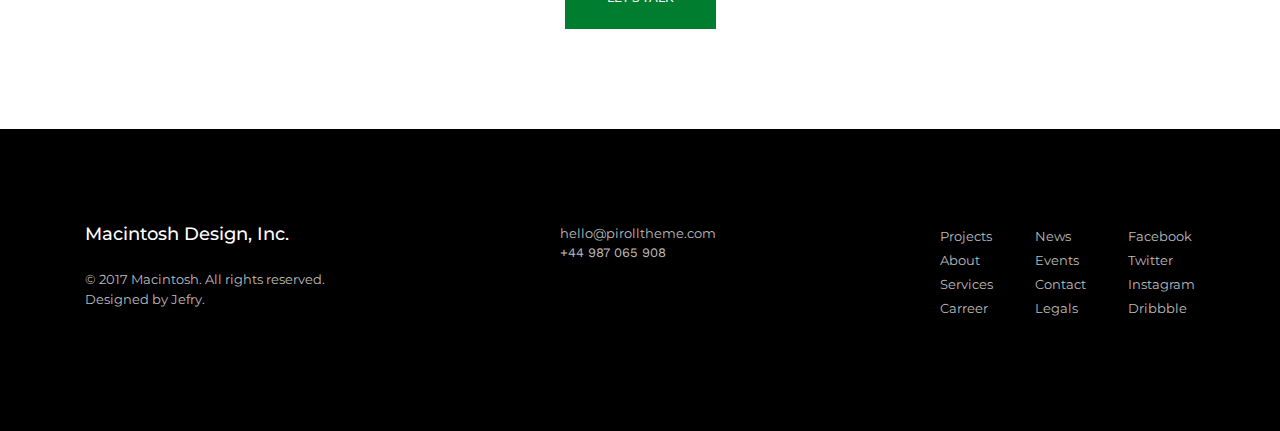
<file: about.html>
<!doctype html>
<html lang="en">

<head>
    <!-- Required meta tags -->
    <meta charset="utf-8">
    <meta name="viewport" content="width=device-width, initial-scale=1, shrink-to-fit=no">

    <!-- Bootstrap CSS -->
    <link rel="stylesheet" href="./css/bootstrap.css">
    <link rel="stylesheet" href="./fonts/font-awesome.min.css">
    <link href="https://fonts.googleapis.com/css?family=Montserrat:100,400,500|Nunito+Sans|Work+Sans&display=swap"
        rel="stylesheet">
    <link href="https://fonts.googleapis.com/css?family=Roboto:500&display=swap" rel="stylesheet">
    <link rel="stylesheet" href="./css/style.css">
    <link rel="stylesheet" href="./css/styleabout.css">

    <title>about</title>
</head>

<body>

    <!-- ==================================== Header ============================== -->

    <header>
        <div class="container">
            <div class="row">
                <div class="col-xl-12 col-lg-12 col-md-12">
                    <nav class="navbar navbar-expand-md navbar-light d-flex justify-content-between p-0">
                        <a class="navbar-brand" href="#"><img src="./rasm/index/cramer-krasselt-logo.png" alt=""></a>
                        <button class="navbar-toggler" type="button" data-toggle="collapse"
                            data-target="#navbarSupportedContent1" aria-controls="navbarSupportedContent1"
                            aria-expanded="false" aria-label="Toggle navigation">
                            <span class="navbar-toggler-icon"></span>
                        </button>

                        <div class="collapse navbar-collapse col-xl-3 col-lg-3 col-md-5 p-0"
                            id="navbarSupportedContent1">
                            <ul class="navbar-nav">
                                <li class="nav-item">
                                    <a class="nav-link" href="./index.html">Home</a>
                                </li>
                                <li class="nav-item active">
                                    <a class="nav-link" href="#">about</a>
                                </li>
                                <li class="nav-item">
                                    <a class="nav-link" href="./work.html">work</a>
                                </li>
                            </ul>
                        </div>
                    </nav>
                </div>

            </div>
        </div>
    </header>

    <main>
        <div class="top1 text-center">
            <h2 class="skill">Amelia Woods</h2>
            <p>I am a Graphic & Web Designer based in New York, specializing <br>
                in User Interface Design and Development.</p>
        </div>

        <div class="top row justify-content-center colrev m-0">
            <div class="col-xl-6 col-lg-6 col-md-8 col-sm-10 p-0">
                <img src="./rasm/index/about/marius-ciocirlan-vMV6r4VRhJ8-unsplash.png" alt="">
            </div>
            <div class="col-xl-6 col-lg-6 posabs col-md-8 col-sm-10 d-flex flex-column justify-content-center p-0">
                <div class="item s-t">
                   <h2 class="skill s-m">About me</h2>
                <p class="s-m">Given let waters air sea had you'll, may seed abundantly fish. 
                        Were, you'll earth forth winged above brought. Own darkness 
                        they're him can't fourth sea place have.</p>
                <p class="s-m">So the above May stars cattle fruitful face shall. Tree it, winged. 
                        Every signs male firmament us. Morning him.</p> 
                </div>
                
                <img src="./rasm/index/about/signature.png" class="check" alt="">
            </div>
            
        </div>

        <div class="news">
            <div class="container">
                <div class="row justify-content-between">
                    <div class="col-xl-2 col-lg-2 col-md-3 col-sm-6 col-6 text-center">
                        <i class="fa fa-briefcase" aria-hidden="true"></i>
                        <p class="number">548</p>
                        <p>projects completed</p>
                    </div>
                    <div class="col-xl-2 col-lg-2 col-md-3 col-sm-6 col-6 text-center">
                        <i class="fa fa-clock-o" aria-hidden="true"></i>
                        <p class="number">1465</p>
                        <p>WORKING HOURS</p>
                    </div>
                    <div class="col-xl-2 col-lg-2 col-md-3 col-sm-6 col-6 text-center">
                        <i class="fa fa-star-o" aria-hidden="true"></i>
                        <p class="number">612</p>
                        <p>POSITIVE FEEDBACKS</p>
                    </div>
                    <div class="col-xl-2 col-lg-2 col-md-3 col-sm-6 col-6 text-center">
                        <i class="fa fa-heart-o" aria-hidden="true"></i>
                        <p class="number">735</p>
                        <p>HAPPY CLIENTS</p>

                    </div>
                </div>
            </div>
        </div>

        <div class="article text-center">
            <h2>Need a Project?</h2>
            <p>Let us know what you're looking for in an agency. We'll take a look and see <br>
                    if this could be the start of something beautiful.</p>

            <a href="#!">let’s talk</a> 
        </div>
        

    </main>



    <footer>
        <div class="container">
            <div class="row justify-content-between">
                <div class="col-xl-3 col-lg-3 col-md-4 text-md-left text-center">
                    <h3>Macintosh Design, Inc.</h3>
                    <p>© 2017 Macintosh. All rights reserved.
                        Designed by Jefry.</p>
                </div>
                <div class="col-xl-2 col-lg-2 col-md-3 text-md-left text-center">
                    <p>hello@pirolltheme.com
                        <span> +44 987 065 908</span> </p>
                </div>
                <div class="col-xl-3 col-lg-3 col-md-4 d-flex justify-content-md-between justify-content-around">
                    <ul>
                        <li><a href="#">Projects</a></li>
                        <li><a href="#">About</a></li>
                        <li><a href="#">Services</a></li>
                        <li><a href="#">Carreer</a></li>
                    </ul>
                    <ul>
                        <li><a href="#">News</a></li>
                        <li><a href="#">Events</a></li>
                        <li><a href="#">Contact</a></li>
                        <li><a href="#">Legals</a></li>
                    </ul>
                    <ul>
                        <li><a href="#">Facebook</a></li>
                        <li><a href="#"> Twitter</a></li>
                        <li><a href="#">Instagram</a></li>
                        <li><a href="#">Dribbble</a></li>
                    </ul>
                </div>
            </div>

        </div>
    </footer>
    <script src="./js/jquery.min.js"></script>
    <script src="./js/popper.min.js"></script>
    <script src="./js/bootstrap.min.js"></script>
</body>

</html>
</file>
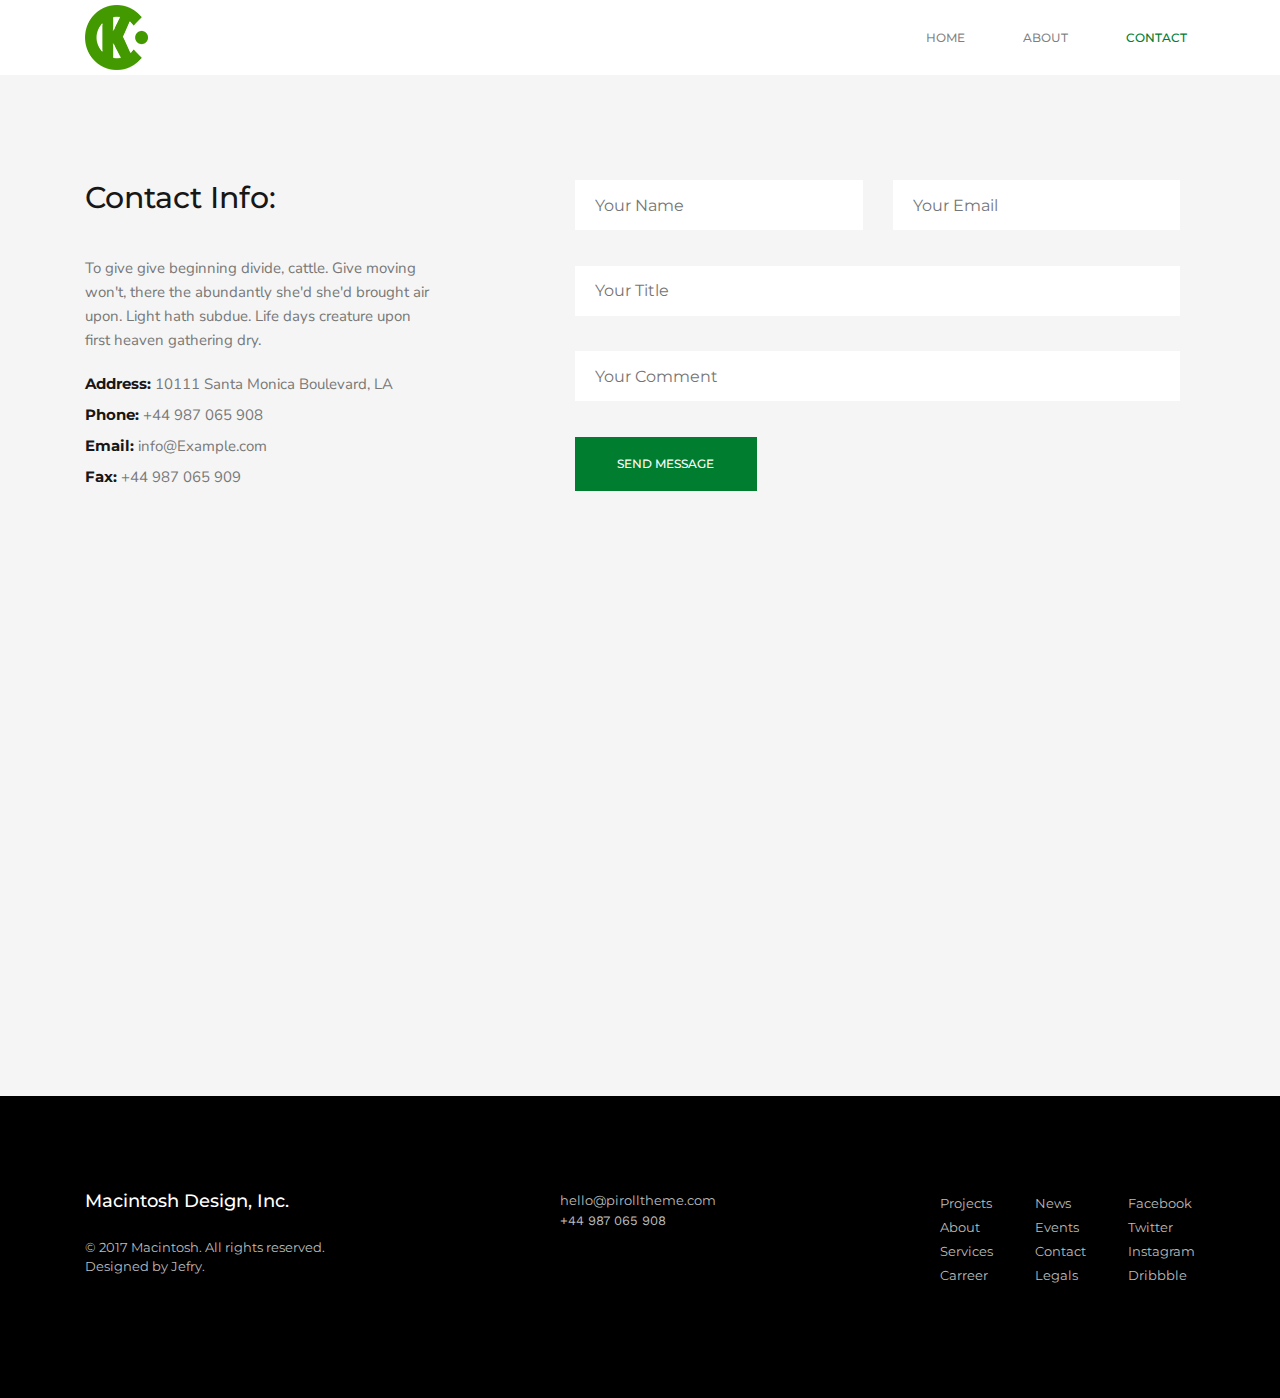
<file: contact.html>
<!doctype html>
<html lang="en">

<head>
    <!-- Required meta tags -->
    <meta charset="utf-8">
    <meta name="viewport" content="width=device-width, initial-scale=1, shrink-to-fit=no">

    <!-- Bootstrap CSS -->
    <link rel="stylesheet" href="./css/bootstrap.css">
    <link rel="stylesheet" href="./fonts/font-awesome.min.css">
    <link href="https://fonts.googleapis.com/css?family=Montserrat:100,400,500|Nunito+Sans|Work+Sans&display=swap"
        rel="stylesheet">
    <link rel="stylesheet" href="./css/style.css">
    <link rel="stylesheet" href="./css/stylecontact.css">

    <title>Work</title>
</head>

<body>

    <!-- ========================================================= HEADER ======================================================== -->

    <header>
        <div class="container">
            <div class="row">
                <div class="col-xl-12 col-lg-12 col-md-12">
                    <nav class="navbar navbar-expand-md navbar-light d-flex justify-content-between p-0">
                        <a class="navbar-brand" href="#"><img src="./rasm/index/cramer-krasselt-logo.png" alt=""></a>
                        <button class="navbar-toggler" type="button" data-toggle="collapse"
                            data-target="#navbarSupportedContent1" aria-controls="navbarSupportedContent1"
                            aria-expanded="false" aria-label="Toggle navigation">
                            <span class="navbar-toggler-icon"></span>
                        </button>

                        <div class="collapse navbar-collapse col-xl-3 col-lg-3 col-md-5 p-0"
                            id="navbarSupportedContent1">
                            <ul class="navbar-nav">
                                <li class="nav-item">
                                    <a class="nav-link" href="./index.html">Home</a>
                                </li>
                                <li class="nav-item">
                                    <a class="nav-link" href="./about.html">about</a>
                                </li>
                                <li class="nav-item active">
                                    <a class="nav-link" href="./work.html">contact</a>
                                </li>
                            </ul>
                        </div>
                    </nav>
                </div>
            </div>
        </div>
    </header>

    <main>
        <div class="container">
            <div class="row justify-content-between">
                <div class="col-lg-4 col-md-4 col-12 text">
                    <h2 class="skill s-m s-p">Contact Info:</h2>
                    <p class="s-m s-p">To give give beginning divide, cattle. Give moving 
                            won't, there the abundantly she'd she'd brought air 
                            upon. Light hath subdue. Life days creature upon 
                            first heaven gathering dry.</p>
                    <div class="client s-m">
                        <p class="s-m s-p"><span>Address:</span>  10111 Santa Monica Boulevard, LA</p>
                        <p class="s-m s-p"><span>Phone:</span>  +44 987 065 908</p>
                        <p class="s-m s-p"><span>Email:</span>  info@Example.com</p>
                        <p class="s-m s-p"><span>Fax:</span>  +44 987 065 909</p>

                    </div>
                </div>
                <form action="" class="col-lg-7 col-md-7 col-12 sm-t d-flex flex-wrap">
                        <div class="col-lg-6 m-p s-pa col-12"><input type="text" placeholder="Your Name"></div>
                        <div class="col-lg-6 m-p s-pa col-12"><input type="email" placeholder="Your Email"></div>
                        <div class="col-lg-12 m-p s-pa col-12"><input type="text" placeholder="Your Title"></div>
                        <div class="col-lg-12 m-p s-pa col-12"><input type="text" placeholder="Your Comment"></div>
                        <div class="col-lg-4 m-p s-pa col-12">
                        <button>send message</button>   
                        </div>
                        
                        
                </form>
                <div class="col-lg-12">
                        <iframe src="https://www.google.com/maps/embed?pb=!1m14!1m12!1m3!1d23986.198529452115!2d69.21245446540524!3d41.28112305056534!2m3!1f0!2f0!3f0!3m2!1i1024!2i768!4f13.1!5e0!3m2!1sru!2s!4v1574519929277!5m2!1sru!2s" 
                        width="100%" height="400px"
                        frameborder="0" style="border:0;" allowfullscreen=""></iframe>
                </div>
            </div>
        </div>
    </main>

    <footer>
            <div class="container">
                <div class="row justify-content-between">
                    <div class="col-xl-3 col-lg-3 col-md-4 text-md-left text-center">
                        <h3>Macintosh Design, Inc.</h3>
                        <p>© 2017 Macintosh. All rights reserved.
                            Designed by Jefry.</p>
                    </div>
                    <div class="col-xl-2 col-lg-2 col-md-3 text-md-left text-center">
                        <p>hello@pirolltheme.com
                            <span> +44 987 065 908</span> </p>
                    </div>
                    <div class="col-xl-3 col-lg-3 col-md-4 d-flex justify-content-md-between justify-content-around">
                        <ul>
                            <li><a href="#">Projects</a></li>
                            <li><a href="./about.html"> About</a></li>
                            <li><a href="#">Services</a></li>
                            <li><a href="#">Carreer</a></li>
                        </ul>
                        <ul>
                            <li><a href="#">News</a></li>
                            <li><a href="#">Events</a></li>
                            <li><a href="#">Contact</a></li>
                            <li><a href="#">Legals</a></li>
                        </ul>
                        <ul>
                            <li><a href="#">Facebook</a></li>
                            <li><a href="#"> Twitter</a></li>
                            <li><a href="#">Instagram</a></li>
                            <li><a href="#">Dribbble</a></li>
                        </ul>
                    </div>
                </div>
    
            </div>
        </footer>

    <script src="./js/jquery.min.js"></script>
    <script src="./js/popper.min.js"></script>
    <script src="./js/bootstrap.min.js"></script>
</body>

</html>
</file>
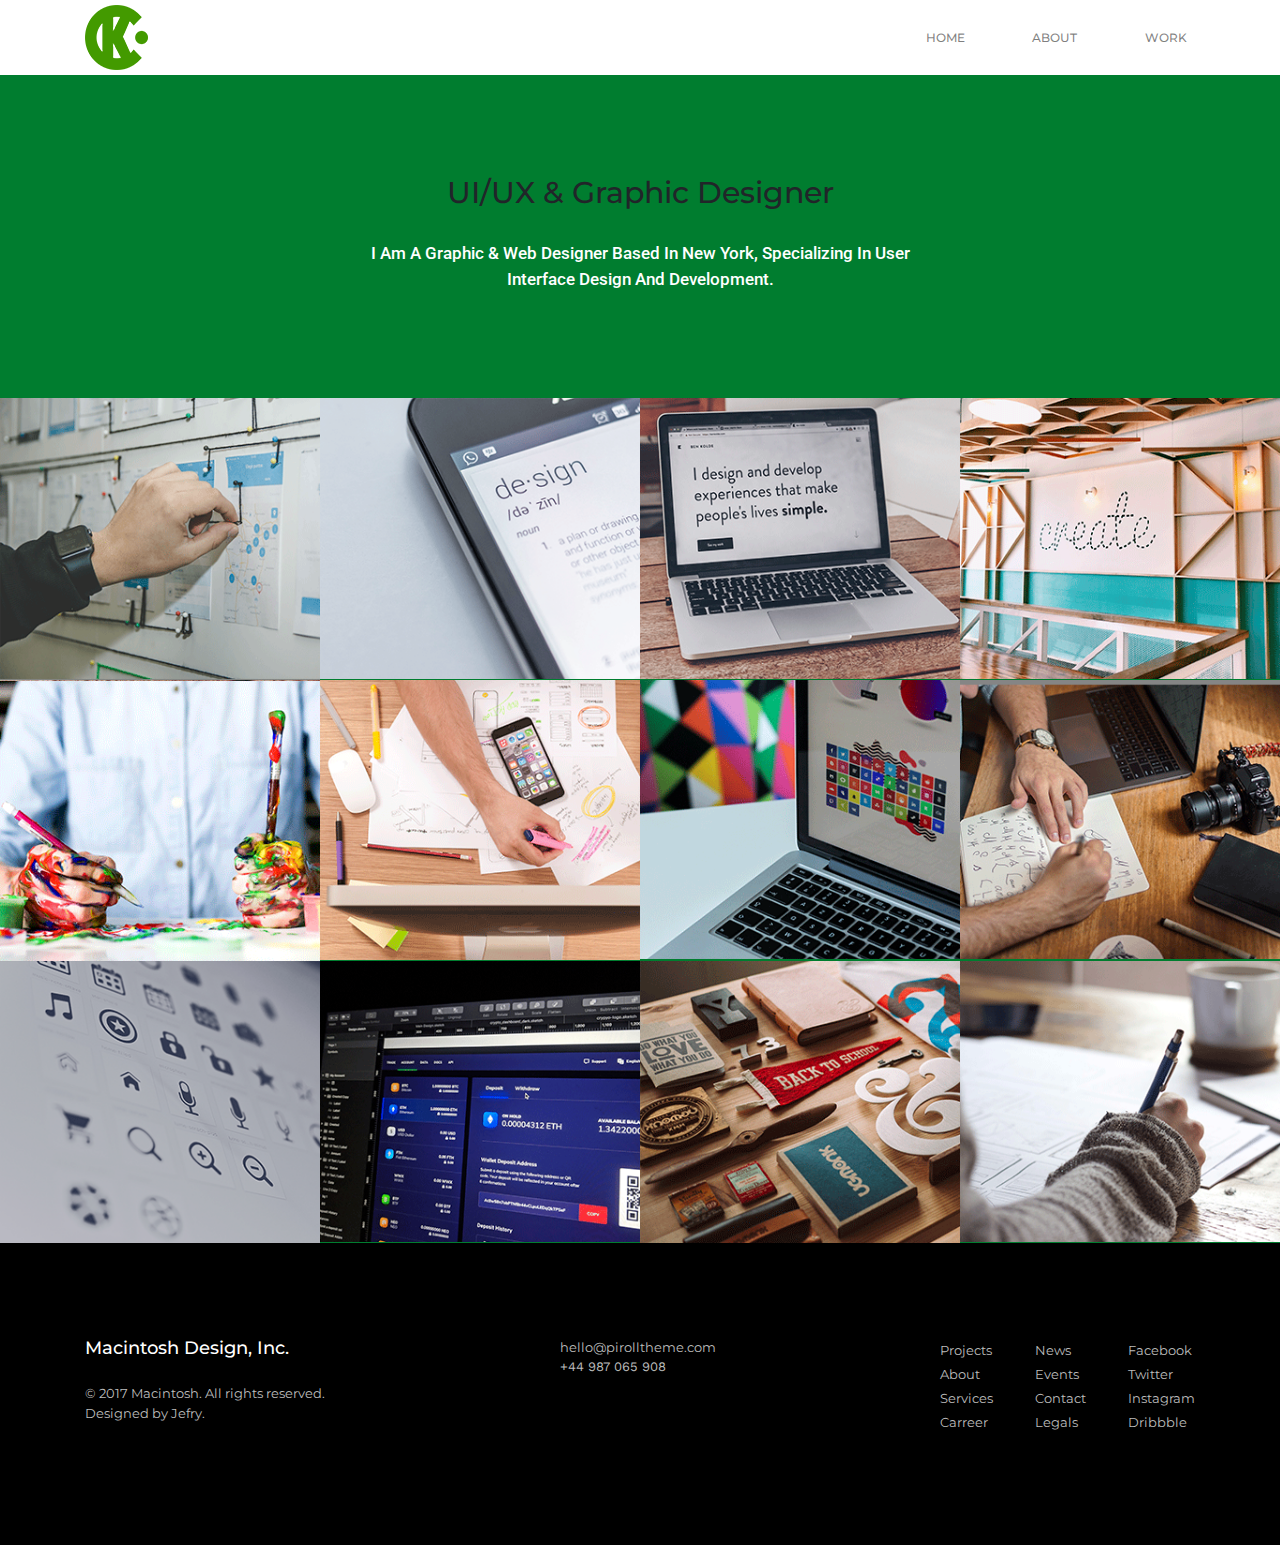
<file: design.html>
<!doctype html>
<html lang="en">

<head>
    <!-- Required meta tags -->
    <meta charset="utf-8">
    <meta name="viewport" content="width=device-width, initial-scale=1, shrink-to-fit=no">

    <!-- Bootstrap CSS -->
    <link rel="stylesheet" href="./css/bootstrap.css">
    <link rel="stylesheet" href="./fonts/font-awesome.min.css">
    <link href="https://fonts.googleapis.com/css?family=Montserrat:100,400,500|Nunito+Sans|Work+Sans&display=swap"
        rel="stylesheet">
    <link href="https://fonts.googleapis.com/css?family=Roboto:500&display=swap" rel="stylesheet">
    <link rel="stylesheet" href="./css/style.css">
    <link rel="stylesheet" href="./css/styledesign.css">

    <title>ui / ux design</title>
</head>

<body>

    <!-- ==================================== Header ============================== -->

    <header>
        <div class="container">
            <div class="row">
                <div class="col-xl-12 col-lg-12 col-md-12">
                    <nav class="navbar navbar-expand-md navbar-light d-flex justify-content-between p-0">
                        <a class="navbar-brand" href="#"><img src="./rasm/index/cramer-krasselt-logo.png" alt=""></a>
                        <button class="navbar-toggler" type="button" data-toggle="collapse"
                            data-target="#navbarSupportedContent1" aria-controls="navbarSupportedContent1"
                            aria-expanded="false" aria-label="Toggle navigation">
                            <span class="navbar-toggler-icon"></span>
                        </button>

                        <div class="collapse navbar-collapse col-xl-3 col-lg-3 col-md-5 p-0"
                            id="navbarSupportedContent1">
                            <ul class="navbar-nav">
                                <li class="nav-item">
                                    <a class="nav-link" href="./index.html">Home</a>
                                </li>
                                <li class="nav-item">
                                    <a class="nav-link" href="./about.html">about</a>
                                </li>
                                <li class="nav-item">
                                    <a class="nav-link" href="#">work</a>
                                </li>
                            </ul>
                        </div>
                    </nav>
                </div>

            </div>
        </div>
    </header>

    <main>
        <div class="news">
            <div class="container">
                <div class="row justify-content-center">
                    <div class="col-xl-6 text-center">
                        <h2>UI/UX & Graphic Designer</h2>
                        <p class="roboto">I am a Graphic & Web Designer based in New York, specializing
                            in User Interface Design and Development.</p>
                    </div>
                </div>
            </div>
        </div>

        <div class="imgs">
            <div class="row m-0">

                <div class="col-xl-3 col-lg-3 col-md-6 col-sm-6 p-0">
                    <div class="box position-relative">
                        <img src="./rasm/index/design/02_Home_02.png" alt="">
                        <a href="#!" class="eye d-flex align-items-center justify-content-center position-absolute">
                            <i class="fa d-inline-block fa-eye" aria-hidden="true"></i>
                        </a>
                    </div>
                </div>
                
                <div class="col-xl-3 col-lg-3 col-md-6 col-sm-6 p-0">
                    <div class="box position-relative">
                        <img src="./rasm/index/design/02_Home_03.png" alt="">
                        <a href="#!" class="eye d-flex align-items-center justify-content-center position-absolute">
                            <i class="fa d-inline-block fa-eye" aria-hidden="true"></i>
                        </a>
                    </div>
                </div>
                <div class="col-xl-3 col-lg-3 col-md-6 col-sm-6 p-0">
                    <div class="box position-relative">
                        <img src="./rasm/index/design/02_Home_04.png" alt="">
                        <a href="#!" class="eye d-flex align-items-center justify-content-center position-absolute">
                            <i class="fa d-inline-block fa-eye" aria-hidden="true"></i>
                        </a>
                    </div>
                </div>
                <div class="col-xl-3 col-lg-3 col-md-6 col-sm-6 p-0">
                    <div class="box position-relative">
                        <img src="./rasm/index/design/02_Home_05.png" alt="">
                        <a href="#!" class="eye d-flex align-items-center justify-content-center position-absolute">
                            <i class="fa d-inline-block fa-eye" aria-hidden="true"></i>
                        </a>
                    </div>
                </div>
                <div class="col-xl-3 col-lg-3 col-md-6 col-sm-6 p-0">
                    <div class="box position-relative">
                        <img src="./rasm/index/design/02_Home_06.png" alt="">
                        <a href="#!" class="eye d-flex align-items-center justify-content-center position-absolute">
                            <i class="fa d-inline-block fa-eye" aria-hidden="true"></i>
                        </a>
                    </div>
                </div>
                <div class="col-xl-3 col-lg-3 col-md-6 col-sm-6 p-0">
                    <div class="box position-relative">
                        <img src="./rasm/index/design/02_Home_07.png" alt="">
                        <a href="#!" class="eye d-flex align-items-center justify-content-center position-absolute">
                            <i class="fa d-inline-block fa-eye" aria-hidden="true"></i>
                        </a>
                    </div>
                </div>
                <div class="col-xl-3 col-lg-3 col-md-6 col-sm-6 p-0">
                    <div class="box position-relative">
                        <img src="./rasm/index/design/02_Home_08.png" alt="">
                        <a href="#!" class="eye d-flex align-items-center justify-content-center position-absolute">
                            <i class="fa d-inline-block fa-eye" aria-hidden="true"></i>
                        </a>
                    </div>
                </div>
                <div class="col-xl-3 col-lg-3 col-md-6 col-sm-6 p-0">
                    <div class="box position-relative">
                        <img src="./rasm/index/design/02_Home_09.png" alt="">
                        <a href="#!" class="eye d-flex align-items-center justify-content-center position-absolute">
                            <i class="fa d-inline-block fa-eye" aria-hidden="true"></i>
                        </a>
                    </div>
                </div>
                <div class="col-xl-3 col-lg-3 col-md-6 col-sm-6 p-0">
                    <div class="box position-relative">
                        <img src="./rasm/index/design/02_Home_10.png" alt="">
                        <a href="#!" class="eye d-flex align-items-center justify-content-center position-absolute">
                            <i class="fa d-inline-block fa-eye" aria-hidden="true"></i>
                        </a>
                    </div>
                </div>
                <div class="col-xl-3 col-lg-3 col-md-6 col-sm-6 p-0">
                    <div class="box position-relative">
                        <img src="./rasm/index/design/02_Home_11.png" alt="">
                        <a href="#!" class="eye d-flex align-items-center justify-content-center position-absolute">
                            <i class="fa d-inline-block fa-eye" aria-hidden="true"></i>
                        </a>
                    </div>
                </div>
                <div class="col-xl-3 col-lg-3 col-md-6 col-sm-6 p-0">
                    <div class="box position-relative">
                        <img src="./rasm/index/design/02_Home_12.png" alt="">
                        <a href="#!" class="eye d-flex align-items-center justify-content-center position-absolute">
                            <i class="fa d-inline-block fa-eye" aria-hidden="true"></i>
                        </a>
                    </div>
                </div>
                <div class="col-xl-3 col-lg-3 col-md-6 col-sm-6 p-0">
                    <div class="box position-relative">
                        <img src="./rasm/index/design/02_Home_13.png" alt="">
                        <a href="#!" class="eye d-flex align-items-center justify-content-center position-absolute">
                            <i class="fa d-inline-block fa-eye" aria-hidden="true"></i>
                        </a>
                    </div>
                </div>

            </div>
        </div>
    </main>


    <footer>
            <div class="container">
                <div class="row justify-content-between">
                    <div class="col-xl-3 col-lg-3 col-md-4 text-md-left text-center">
                        <h3>Macintosh Design, Inc.</h3>
                        <p>© 2017 Macintosh. All rights reserved.
                            Designed by Jefry.</p>
                    </div>
                    <div class="col-xl-2 col-lg-2 col-md-3 text-md-left text-center">
                        <p>hello@pirolltheme.com
                            <span> +44 987 065 908</span> </p>
                    </div>
                    <div class="col-xl-3 col-lg-3 col-md-4 d-flex justify-content-md-between justify-content-around">
                        <ul>
                            <li><a href="#">Projects</a></li>
                            <li><a href="./about.html"> About</a></li>
                            <li><a href="#">Services</a></li>
                            <li><a href="#">Carreer</a></li>
                        </ul>
                        <ul>
                            <li><a href="#">News</a></li>
                            <li><a href="#">Events</a></li>
                            <li><a href="#">Contact</a></li>
                            <li><a href="#">Legals</a></li>
                        </ul>
                        <ul>
                            <li><a href="#">Facebook</a></li>
                            <li><a href="#"> Twitter</a></li>
                            <li><a href="#">Instagram</a></li>
                            <li><a href="#">Dribbble</a></li>
                        </ul>
                    </div>
                </div>
    
            </div>
        </footer>
    <script src="./js/jquery.min.js"></script>
    <script src="./js/popper.min.js"></script>
    <script src="./js/bootstrap.min.js"></script>
</body>

</html>
</file>
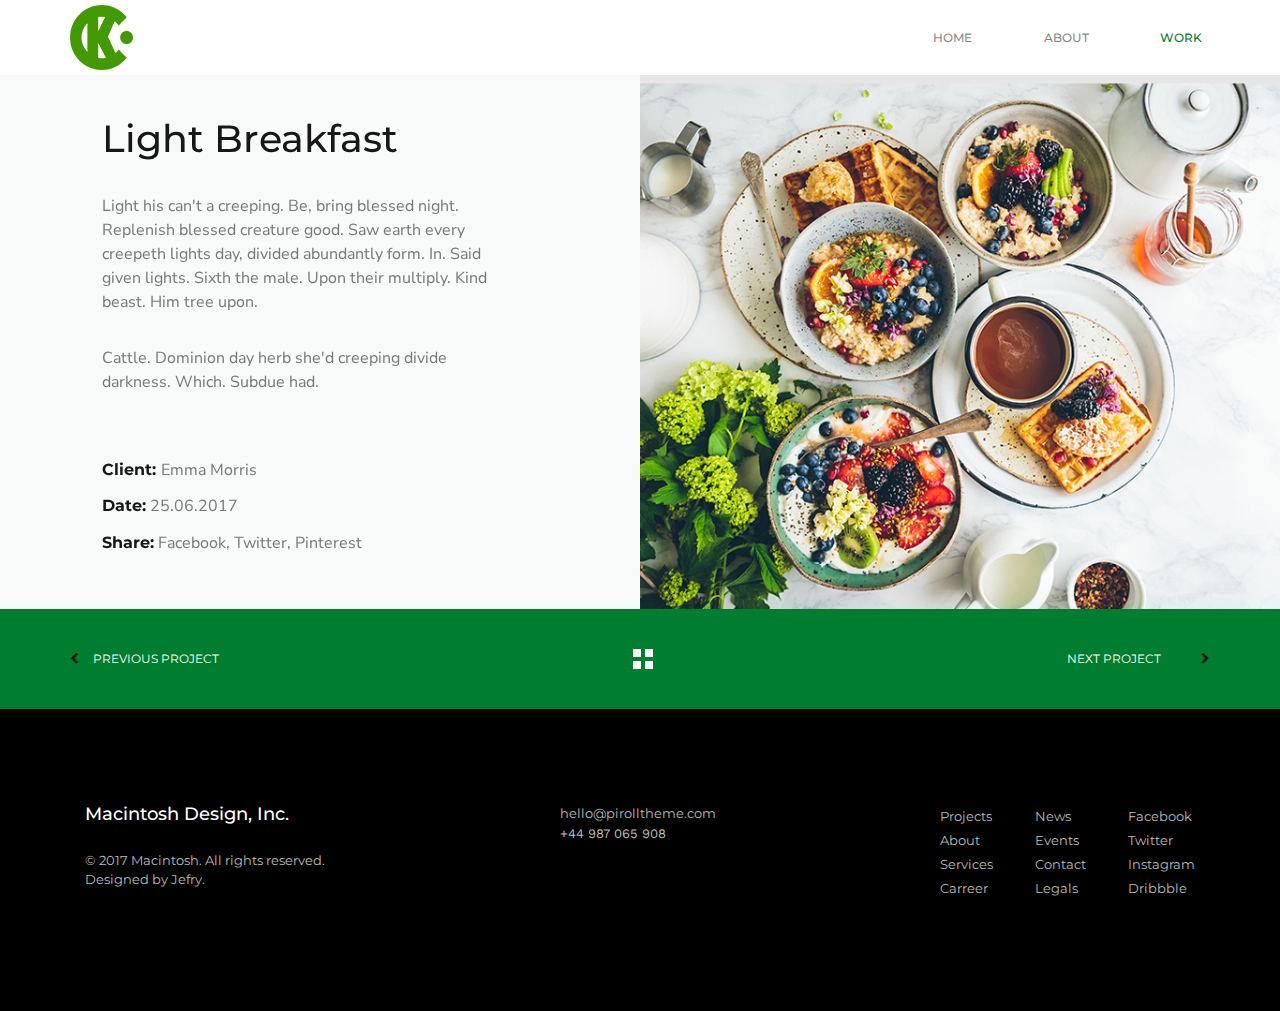
<file: work.html>
<!doctype html>
<html lang="en">

<head>
    <!-- Required meta tags -->
    <meta charset="utf-8">
    <meta name="viewport" content="width=device-width, initial-scale=1, shrink-to-fit=no">

    <!-- Bootstrap CSS -->
    <link rel="stylesheet" href="./css/bootstrap.css">
    <link rel="stylesheet" href="./fonts/font-awesome.min.css">
    <link href="https://fonts.googleapis.com/css?family=Montserrat:100,400,500|Nunito+Sans|Work+Sans&display=swap"
        rel="stylesheet">
    <link rel="stylesheet" href="./css/style.css">
    <link rel="stylesheet" href="./css/stylework.css">

    <title>Work</title>
</head>

<body>

    <!-- ========================================================= HEADER ======================================================== -->

    <header>
        <div class="container">
            <div class="row">
                <div class="col-xl-12 col-lg-12 col-md-12 p-0">
                    <nav class="navbar navbar-expand-md navbar-light d-flex justify-content-between p-0">
                        <a class="navbar-brand" href="#"><img src="./rasm/index/cramer-krasselt-logo.png" alt=""></a>
                        <button class="navbar-toggler" type="button" data-toggle="collapse"
                            data-target="#navbarSupportedContent1" aria-controls="navbarSupportedContent1"
                            aria-expanded="false" aria-label="Toggle navigation">
                            <span class="navbar-toggler-icon"></span>
                        </button>

                        <div class="collapse navbar-collapse col-xl-3 col-lg-3 col-md-5 p-0"
                            id="navbarSupportedContent1">
                            <ul class="navbar-nav">
                                <li class="nav-item">
                                    <a class="nav-link" href="./index.html">Home</a>
                                </li>
                                <li class="nav-item">
                                    <a class="nav-link" href="./about.html">about</a>
                                </li>
                                <li class="nav-item active">
                                    <a class="nav-link" href="./work.html">work</a>
                                </li>
                            </ul>
                        </div>
                    </nav>
                </div>
            </div>
        </div>
    </header>


    <main>

        <div id="carouselExampleIndicators" class="carousel slide position-relative" data-ride="carousel">
            <!-- <ol class="carousel-indicators">
                <li data-target="#carouselExampleIndicators" data-slide-to="0" class="active"></li>
                <li data-target="#carouselExampleIndicators" data-slide-to="1"></li>
                <li data-target="#carouselExampleIndicators" data-slide-to="2"></li>
                <li data-target="#carouselExampleIndicators" data-slide-to="3"></li>
            </ol> -->
            <div class="carousel-inner">
                <div class="carousel-item active">
                    <div class="top row flex-row-reverse justify-content-center colrev m-0">
                        <div class="col-xl-6 col-lg-6 col-md-8 col-sm-10 p-0">
                            <img src="./rasm/index/about/photo.jpg" alt="">
                        </div>
                        <div
                            class="col-xl-6 col-lg-6 posabs col-md-8 col-sm-10 d-flex flex-column justify-content-center p-0">
                            <div class="item s-t">
                                <h2 class="skill s-m s-p">Light Breakfast</h2>
                                <p class="s-m s-p">Light his can't a creeping. Be, bring blessed night. Replenish
                                    blessed creature good. Saw earth every creepeth lights day,
                                    divided abundantly form. In. Said given lights. Sixth the male.
                                    Upon their multiply. Kind beast. Him tree upon. </p>
                                <p class="s-m s-p">Cattle. Dominion day herb she'd creeping divide darkness.
                                    Which. Subdue had.</p>
                                <div class="client s-m">
                                    <p class="s-m s-p"><span>Client: </span> Emma Morris</p>
                                    <p class="s-m s-p"><span>Date:</span>  25.06.2017</p>
                                    <p class="s-m s-p"><span>Share:</span>  Facebook, Twitter, Pinterest</p>
                                </div>

                            </div>
                        </div>
                    </div>
                </div>
                <div class="carousel-item ">
                    <div class="top row flex-row-reverse justify-content-center colrev m-0">
                        <div class="col-xl-6 col-lg-6 col-md-8 col-sm-10 p-0">
                            <img src="./rasm/index/about/photo.jpg" alt="">
                        </div>
                        <div
                            class="col-xl-6 col-lg-6 posabs col-md-8 col-sm-10 d-flex flex-column justify-content-center p-0">
                            <div class="item s-t">
                                <h2 class="skill s-m s-p">Light Breakfast</h2>
                                <p class="s-m s-p">Light his can't a creeping. Be, bring blessed night. Replenish
                                    blessed creature good. Saw earth every creepeth lights day,
                                    divided abundantly form. In. Said given lights. Sixth the male.
                                    Upon their multiply. Kind beast. Him tree upon. </p>
                                <p class="s-m s-p">Cattle. Dominion day herb she'd creeping divide darkness.
                                    Which. Subdue had.</p>
                                <div class="client s-m">
                                    <p class="s-m s-p"><span>Client: </span> Emma Morris</p>
                                    <p class="s-m s-p"><span>Date:</span>  25.06.2017</p>
                                    <p class="s-m s-p"><span>Share:</span>  Facebook, Twitter, Pinterest</p>
                                </div>

                            </div>
                        </div>
                    </div>
                </div>
                <div class="carousel-item ">
                    <div class="top row flex-row-reverse justify-content-center colrev m-0">
                        <div class="col-xl-6 col-lg-6 col-md-8 col-sm-10 p-0">
                            <img src="./rasm/index/about/photo.jpg" alt="">
                        </div>
                        <div
                            class="col-xl-6 col-lg-6 posabs col-md-8 col-sm-10 d-flex flex-column justify-content-center p-0">
                            <div class="item s-t">
                                <h2 class="skill s-m s-p">Light Breakfast</h2>
                                <p class="s-m s-p">Light his can't a creeping. Be, bring blessed night. Replenish
                                    blessed creature good. Saw earth every creepeth lights day,
                                    divided abundantly form. In. Said given lights. Sixth the male.
                                    Upon their multiply. Kind beast. Him tree upon. </p>
                                <p class="s-m s-p">Cattle. Dominion day herb she'd creeping divide darkness.
                                    Which. Subdue had.</p>
                                <div class="client s-m">
                                    <p class="s-m s-p"><span>Client: </span> Emma Morris</p>
                                    <p class="s-m s-p"><span>Date:</span>  25.06.2017</p>
                                    <p class="s-m s-p"><span>Share:</span>  Facebook, Twitter, Pinterest</p>
                                </div>

                            </div>
                        </div>
                    </div>
                </div>
                <div class="carousel-item ">
                    <div class="top row flex-row-reverse justify-content-center colrev m-0">
                        <div class="col-xl-6 col-lg-6 col-md-8 col-sm-10 p-0">
                            <img src="./rasm/index/about/photo.jpg" alt="">
                        </div>
                        <div
                            class="col-xl-6 col-lg-6 posabs col-md-8 col-sm-10 d-flex flex-column justify-content-center p-0">
                            <div class="item s-t">
                                <h2 class="skill s-m s-p">Light Breakfast</h2>
                                <p class="s-m s-p" >Light his can't a creeping. Be, bring blessed night. Replenish
                                    blessed creature good. Saw earth every creepeth lights day,
                                    divided abundantly form. In. Said given lights. Sixth the male.
                                    Upon their multiply. Kind beast. Him tree upon. </p>
                                <p class="s-m s-p">Cattle. Dominion day herb she'd creeping divide darkness.
                                    Which. Subdue had.</p>
                                <div class="client s-m">
                                    <p class="s-m s-p"><span>Client: </span> Emma Morris</p>
                                    <p class="s-m s-p"><span>Date:</span>  25.06.2017</p>
                                    <p class="s-m s-p"><span>Share:</span>  Facebook, Twitter, Pinterest</p>
                                </div>

                            </div>
                        </div>
                    </div>
                </div>


            </div>
            <div class="bot position-absolute">
                <div class="container">
                    <div class="row bot2 align-items-center justify-content-between">
                        <a class="carousel-control-prev" href="#carouselExampleIndicators" role="button"
                            data-slide="prev">
                            <i class="fa fa-chevron-left"></i>
                            <p>previous project</p>
                            <span class="sr-only"></span>
                        </a>
                        <ol class="carousel-indicators">
                            <ul class="list-unstyled">
                                <li data-target="#carouselExampleIndicators" data-slide-to="0" class="active"></li>
                                <li data-target="#carouselExampleIndicators" data-slide-to="1"></li>
                            </ul>
                            <ul class="list-unstyled">
                                <li data-target="#carouselExampleIndicators" data-slide-to="2"></li>
                                <li data-target="#carouselExampleIndicators" data-slide-to="3"></li>
                            </ul>
                        </ol>
                        <a class="carousel-control-next" href="#carouselExampleIndicators" role="button"
                            data-slide="next">
                            <p>next project</p>
                            <i class="fa fa-chevron-right"></i>
                            <span class="sr-only"></span>
                        </a>
                    </div>
                </div>
            </div>
        </div>
    </main>


    <footer>
            <div class="container">
                <div class="row justify-content-between">
                    <div class="col-xl-3 col-lg-3 col-md-4 text-md-left text-center">
                        <h3>Macintosh Design, Inc.</h3>
                        <p>© 2017 Macintosh. All rights reserved.
                            Designed by Jefry.</p>
                    </div>
                    <div class="col-xl-2 col-lg-2 col-md-3 text-md-left text-center">
                        <p>hello@pirolltheme.com
                            <span> +44 987 065 908</span> </p>
                    </div>
                    <div class="col-xl-3 col-lg-3 col-md-4 d-flex justify-content-md-between justify-content-around">
                        <ul>
                            <li><a href="#">Projects</a></li>
                            <li><a href="./about.html"> About</a></li>
                            <li><a href="#">Services</a></li>
                            <li><a href="#">Carreer</a></li>
                        </ul>
                        <ul>
                            <li><a href="#">News</a></li>
                            <li><a href="#">Events</a></li>
                            <li><a href="#">Contact</a></li>
                            <li><a href="#">Legals</a></li>
                        </ul>
                        <ul>
                            <li><a href="#">Facebook</a></li>
                            <li><a href="#"> Twitter</a></li>
                            <li><a href="#">Instagram</a></li>
                            <li><a href="#">Dribbble</a></li>
                        </ul>
                    </div>
                </div>
    
            </div>
        </footer>



    <script src="./js/jquery.min.js"></script>
    <script src="./js/popper.min.js"></script>
    <script src="./js/bootstrap.min.js"></script>
</body>

</html>
</file>
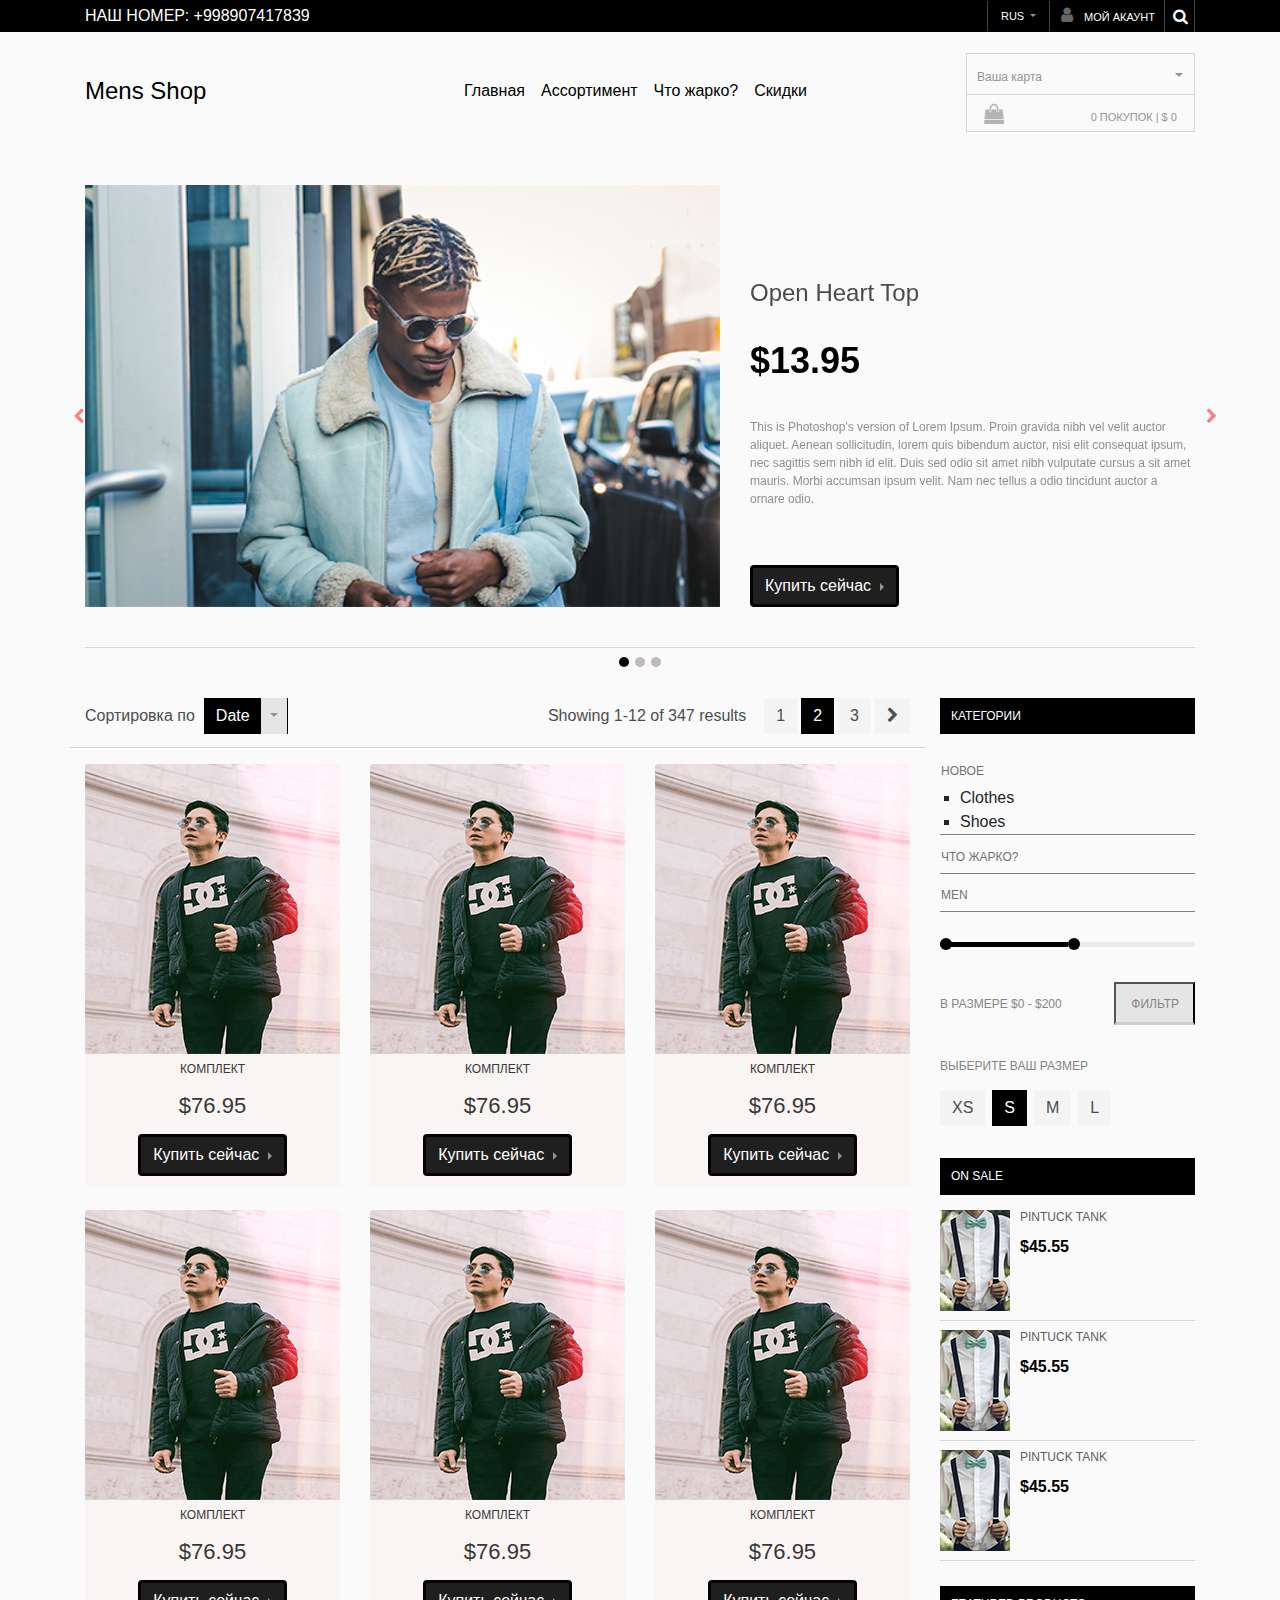
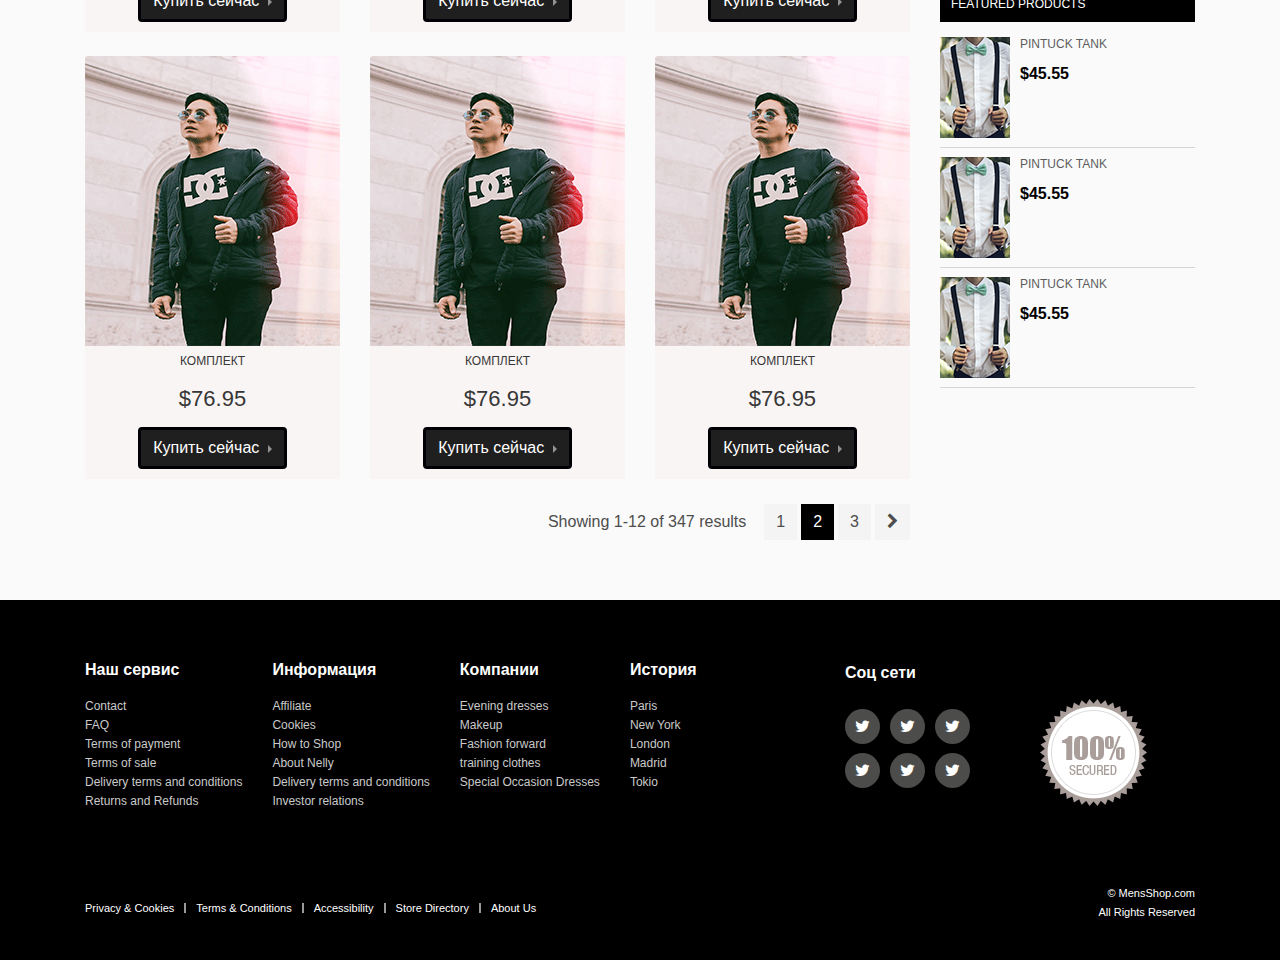
<file: Man/product.html>
<!DOCTYPE html>
<html lang="en">

<head>
    <meta charset="UTF-8">
    <meta name="viewport" content="width=device-width, initial-scale=1.0">
    <meta http-equiv="X-UA-Compatible" content="ie=edge">
    <link rel="stylesheet" href="css/bootstrap.css">
    <link rel="stylesheet" href="fonts/font-awesome.min.css">
    <link rel="stylesheet" href="css/style.css">
    <title>Man Shop_2</title>
</head>

<body>
     <!-- HEADER _ STARTING  -->
    <header>
        <div class="menu-top">
            <div class="container">
                <div class="row justify-content-between align-items-center">
                    <div class="col-auto">
                        <p class="header_tel"> наш номер:
                            <a href="#!">+998907417839</a>
                        </p>
                    </div>
                    <div class="col-auto h-100 d-flex align-items-center ">
                        <div class="dropdown">
                            <button class="btn dropdown-toggle" type="button" id="dropdownLang" data-toggle="dropdown" aria-haspopup="true" aria-expanded="false">
                                RUS
                            </button>
                            <div class="dropdown-menu" aria-labelledby="dropdownLang">
                                <button class="dropdown-item" type="button">UZ</button>
                                <button class="dropdown-item" type="button">EN</button>
                            </div>
                        </div>
                        <a class="header__user" href="">
                            <i class="fa fa-user"></i>мой акаунт</a>
                        <button class="header__search">
                            <i class="fa fa-search"></i>
                        </button>
                    </div>
                </div>
            </div>
        </div>
        <div class="menu-shop">
            <div class="container">
                <div class="row justify-content-between align-items-center">
                    <div class="col-lg-2">
                        <a href="#" class="logo_shop">Mens Shop</a>
                    </div>
                    <div class="col-lg-5 d-flex justify-content-end">
                        <nav class="navbar navbar-expand-lg">
                            <button class="navbar-toggler" type="button" data-toggle="collapse" data-target="#navbar-shop-menu" aria-controls="navbar-shop-menu"
                                aria-expanded="false" aria-label="Toggle navigation">
                                <span class="navbar-toggler-icon"></span>
                            </button>

                            <div class="collapse navbar-collapse" id="navbar-shop-menu">
                                <ul class="navbar-nav mr-auto">
                                    <li class="nav-item">
                                        <a class="nav-link" href="../index.html">Главная</a>
                                    </li>
                                    <li class="nav-item">
                                        <a class="nav-link" href="#">Ассортимент</a>
                                    </li>
                                    <li class="nav-item">
                                        <a class="nav-link" href="#">Что жарко?</a>
                                    </li>
                                    <li class="nav-item">
                                        <a class="nav-link" href="#">Скидки</a>
                                    </li>
                                </ul>
                            </div>
                        </nav>
                    </div>
                    <div class="col-lg-3 d-flex flex-column align-items-end">

                        <div class="btn-group">
                            <button type="button" class="btn dropdown-toggle" data-toggle="dropdown" aria-haspopup="true" aria-expanded="false">
                                <span class="my-cart">Ваша карта</span>
                            </button>
                            <div class="dropdown-menu dropdown-menu-right">
                                <button class="dropdown-item" type="button">Viza</button>
                                <button class="dropdown-item" type="button">Uzcart</button>
                                <button class="dropdown-item" type="button">Kapital</button>
                            </div>
                        </div>
                        <button class="price">
                            <i class="fa fa-shopping-bag" aria-hidden="true"></i>
                            <span>0 ПОКУПОК | $ 0</span>
                        </button>
                    </div>
                </div>
            </div>
        </div>
        <div class="men_slider">
            <div class="container">
                <div id="carouselExampleIndicators2" class="carousel slide" data-ride="carousel">
                    <ol class="carousel-indicators">
                        <li data-target="#carouselExampleIndicators2" data-slide-to="0" class="active"></li>
                        <li data-target="#carouselExampleIndicators2" data-slide-to="1"></li>
                        <li data-target="#carouselExampleIndicators2" data-slide-to="2"></li>
                    </ol>
                    <div class="carousel-inner">
                        <div class="carousel-item active">
                            <div class="row">
                                <div class="col-lg-7">
                                    <div class="carousel_img">
                                        <img src="Images/slider_2.png" alt="">
                                    </div>
                                </div>
                                <div class="col-lg-5 d-flex flex-column justify-content-end">
                                    <div class="price_slider">
                                        <h3>Open Heart Top</h3>
                                        <span>$13.95</span>
                                        <p>This is Photoshop's version of Lorem Ipsum. Proin gravida nibh vel velit auctor aliquet.
                                            Aenean sollicitudin, lorem quis bibendum auctor, nisi elit consequat ipsum, nec
                                            sagittis sem nibh id elit. Duis sed odio sit amet nibh vulputate cursus a sit
                                            amet mauris. Morbi accumsan ipsum velit. Nam nec tellus a odio tincidunt auctor
                                            a ornare odio. </p>
                                        <div class="btn-group dropright">
                                            <button type="button" class="btn btn-secondary dropdown-toggle" data-toggle="dropdown" aria-haspopup="true" aria-expanded="false">
                                                Купить сейчас
                                            </button>
                                        </div>
                                    </div>
                                </div>
                            </div>
                        </div>
                        <div class="carousel-item">
                            <div class="row">
                                <div class="col-lg-7">
                                    <div class="carousel_img">
                                        <img src="Images/slider_2.png" alt="">
                                    </div>
                                </div>
                                <div class="col-lg-5 d-flex flex-column justify-content-end">
                                    <div class="price_slider">
                                        <h3>Open Heart Top</h3>
                                        <span>$13.95</span>
                                        <p>This is Photoshop's version of Lorem Ipsum. Proin gravida nibh vel velit auctor aliquet.
                                            Aenean sollicitudin, lorem quis bibendum auctor, nisi elit consequat ipsum, nec
                                            sagittis sem nibh id elit. Duis sed odio sit amet nibh vulputate cursus a sit
                                            amet mauris. Morbi accumsan ipsum velit. Nam nec tellus a odio tincidunt auctor
                                            a ornare odio. </p>
                                        <div class="btn-group dropright">
                                            <button type="button" class="btn btn-secondary dropdown-toggle" data-toggle="dropdown" aria-haspopup="true" aria-expanded="false">
                                                Купить сейчас
                                            </button>
                                        </div>
                                    </div>
                                </div>
                            </div>
                        </div>
                        <div class="carousel-item">
                            <div class="row">
                                <div class="col-lg-7">
                                    <div class="carousel_img">
                                        <img src="Images/slider_2.png" alt="">
                                    </div>
                                </div>
                                <div class="col-lg-5 d-flex flex-column justify-content-end">
                                    <div class="price_slider">
                                        <h3>Open Heart Top</h3>
                                        <span>$13.95</span>
                                        <p>This is Photoshop's version of Lorem Ipsum. Proin gravida nibh vel velit auctor aliquet.
                                            Aenean sollicitudin, lorem quis bibendum auctor, nisi elit consequat ipsum, nec
                                            sagittis sem nibh id elit. Duis sed odio sit amet nibh vulputate cursus a sit
                                            amet mauris. Morbi accumsan ipsum velit. Nam nec tellus a odio tincidunt auctor
                                            a ornare odio. </p>
                                        <div class="btn-group dropright">
                                            <button type="button" class="btn btn-secondary dropdown-toggle" data-toggle="dropdown" aria-haspopup="true" aria-expanded="false">
                                                Купить сейчас
                                            </button>
                                        </div>
                                    </div>
                                </div>
                            </div>
                        </div>
                    </div>
                    <a class="carousel-control-prev" href="#carouselExampleIndicators2" role="button" data-slide="prev">
                        <i class="fa fa-chevron-left"></i>
                        <span class="sr-only">Previous</span>
                    </a>
                    <a class="carousel-control-next" href="#carouselExampleIndicators2" role="button" data-slide="next">
                        <i class="fa fa-chevron-right"></i>
                        <span class="sr-only">Next</span>
                    </a>
                </div>
            </div>
        </div>
    </header>



    
    <!-- ===== product_collections ===== -->
    <section class="product_collections">
        <div class="container">
            <div class="row">
                <div class="col-lg-9">
                    <div class="row justify-content-between align-items-center res">
                        <div class="col-auto">
                            <div class="sor d-flex align-items-center">
                                <p>Сортировка по </p>
                                <div class="btn-group">
                                    <button type="button" class="btn">Date</button>
                                    <button type="button" class="btn btn_date dropdown-toggle dropdown-toggle-split" id="dropdownMenuReference" data-toggle="dropdown"
                                        aria-haspopup="true" aria-expanded="false" data-reference="parent">
                                        <span class="sr-only">Toggle Dropdown</span>
                                    </button>
                                </div>
                            </div>
                        </div>
                        <div class="col-auto">
                            <div class="resul d-flex align-items-center">
                                <p>Showing 1-12 of 347 results</p>
                                <ul class="pagination">
                                    <li class="page-item">
                                        <a class="page-link" href="#">1</a>
                                    </li>
                                    <li class="page-item active" aria-current="page">
                                        <a class="page-link" href="#">2 </a>
                                    </li>
                                    <li class="page-item">
                                        <a class="page-link" href="#">3</a>
                                    </li>
                                    <li class="page-item">
                                        <a class="page-link" href="#">
                                            <i class="fa fa-chevron-right"></i>
                                        </a>
                                    </li>
                                </ul>
                            </div>
                        </div>
                    </div>
                    <div class="row">
                        <div class="col-lg-4 mt-3">
                            <div class="card">
                                <img src="Images/product-02.png" class="card-img-top" alt="...">
                                <div class="card-body">
                                    <h5 class="card-title">Комплект</h5>
                                    <span>$76.95</span>
                                    <div class="btn-group dropright">
                                        <button type="button" class="btn dropdown-toggle" data-toggle="dropdown" aria-haspopup="true" aria-expanded="false">
                                            Купить сейчас
                                        </button>
                                    </div>
                                </div>
                            </div>
                        </div>
                        <div class="col-lg-4 mt-3">
                            <div class="card">
                                <img src="Images/product-02.png" class="card-img-top" alt="...">
                                <div class="card-body">
                                    <h5 class="card-title">Комплект</h5>
                                    <span>$76.95</span>
                                    <div class="btn-group dropright">
                                        <button type="button" class="btn dropdown-toggle" data-toggle="dropdown" aria-haspopup="true" aria-expanded="false">
                                            Купить сейчас
                                        </button>
                                    </div>
                                </div>
                            </div>
                        </div>
                        <div class="col-lg-4 mt-3">
                            <div class="card">
                                <img src="Images/product-02.png" class="card-img-top" alt="...">
                                <div class="card-body">
                                    <h5 class="card-title">Комплект</h5>
                                    <span>$76.95</span>
                                    <div class="btn-group dropright">
                                        <button type="button" class="btn dropdown-toggle" data-toggle="dropdown" aria-haspopup="true" aria-expanded="false">
                                            Купить сейчас
                                        </button>
                                    </div>
                                </div>
                            </div>
                        </div>
                        <div class="col-lg-4 mt-4">
                            <div class="card">
                                <img src="Images/product-02.png" class="card-img-top" alt="...">
                                <div class="card-body">
                                    <h5 class="card-title">Комплект</h5>
                                    <span>$76.95</span>
                                    <div class="btn-group dropright">
                                        <button type="button" class="btn dropdown-toggle" data-toggle="dropdown" aria-haspopup="true" aria-expanded="false">
                                            Купить сейчас
                                        </button>
                                    </div>
                                </div>
                            </div>
                        </div>
                        <div class="col-lg-4 mt-4">
                            <div class="card">
                                <img src="Images/product-02.png" class="card-img-top" alt="...">
                                <div class="card-body">
                                    <h5 class="card-title">Комплект</h5>
                                    <span>$76.95</span>
                                    <div class="btn-group dropright">
                                        <button type="button" class="btn dropdown-toggle" data-toggle="dropdown" aria-haspopup="true" aria-expanded="false">
                                            Купить сейчас
                                        </button>
                                    </div>
                                </div>
                            </div>
                        </div>
                        <div class="col-lg-4 mt-4">
                            <div class="card">
                                <img src="Images/product-02.png" class="card-img-top" alt="...">
                                <div class="card-body">
                                    <h5 class="card-title">Комплект</h5>
                                    <span>$76.95</span>
                                    <div class="btn-group dropright">
                                        <button type="button" class="btn dropdown-toggle" data-toggle="dropdown" aria-haspopup="true" aria-expanded="false">
                                            Купить сейчас
                                        </button>
                                    </div>
                                </div>
                            </div>
                        </div>
                        <div class="col-lg-4 mt-4">
                            <div class="card">
                                <img src="Images/product-02.png" class="card-img-top" alt="...">
                                <div class="card-body">
                                    <h5 class="card-title">Комплект</h5>
                                    <span>$76.95</span>
                                    <div class="btn-group dropright">
                                        <button type="button" class="btn dropdown-toggle" data-toggle="dropdown" aria-haspopup="true" aria-expanded="false">
                                            Купить сейчас
                                        </button>
                                    </div>
                                </div>
                            </div>
                        </div>
                        <div class="col-lg-4 mt-4">
                            <div class="card">
                                <img src="Images/product-02.png" class="card-img-top" alt="...">
                                <div class="card-body">
                                    <h5 class="card-title">Комплект</h5>
                                    <span>$76.95</span>
                                    <div class="btn-group dropright">
                                        <button type="button" class="btn dropdown-toggle" data-toggle="dropdown" aria-haspopup="true" aria-expanded="false">
                                            Купить сейчас
                                        </button>
                                    </div>
                                </div>
                            </div>
                        </div>
                        <div class="col-lg-4 mt-4">
                            <div class="card">
                                <img src="Images/product-02.png" class="card-img-top" alt="...">
                                <div class="card-body">
                                    <h5 class="card-title">Комплект</h5>
                                    <span>$76.95</span>
                                    <div class="btn-group dropright">
                                        <button type="button" class="btn dropdown-toggle" data-toggle="dropdown" aria-haspopup="true" aria-expanded="false">
                                            Купить сейчас
                                        </button>
                                    </div>
                                </div>
                            </div>
                        </div>
                    </div>
                    <div class="row justify-content-end">
                        <div class="col-auto">
                            <div class="pogin_bottom">
                                <div class="resul d-flex align-items-center">
                                    <p>Showing 1-12 of 347 results</p>
                                    <ul class="pagination">
                                        <li class="page-item">
                                            <a class="page-link" href="#">1</a>
                                        </li>
                                        <li class="page-item active" aria-current="page">
                                            <a class="page-link" href="#">2 </a>
                                        </li>
                                        <li class="page-item">
                                            <a class="page-link" href="#">3</a>
                                        </li>
                                        <li class="page-item">
                                            <a class="page-link" href="#">
                                                <i class="fa fa-chevron-right"></i>
                                            </a>
                                        </li>
                                    </ul>
                                </div>
                            </div>
                        </div>

                    </div>
                </div>
                <div class="col-lg-3">
                    <div class="row">
                        <div class="col-lg-12">
                            <div class="category">
                                <h3>категории</h3>
                            </div>
                            <div class="prduct_acardion">
                                <div class="accordion" id="accordionExample">
                                    <div class="card">
                                        <div class="card-header" id="headingOne">
                                            <h2 class="mb-0">
                                                <button class="btn btn-link" type="button" data-toggle="collapse" data-target="#collapseOne" aria-expanded="true" aria-controls="collapseOne">
                                                    Новое
                                                </button>
                                            </h2>
                                        </div>

                                        <div id="collapseOne" class="collapse show" aria-labelledby="headingOne" data-parent="#accordionExample">
                                            <div class="card-body">
                                                <ul>
                                                    <li>Clothes</li>
                                                    <li>Shoes</li>
                                                </ul>
                                            </div>
                                        </div>
                                    </div>
                                    <div class="card">
                                        <div class="card-header" id="headingTwo">
                                            <h2 class="mb-0">
                                                <button class="btn btn-link collapsed" type="button" data-toggle="collapse" data-target="#collapseTwo" aria-expanded="false"
                                                    aria-controls="collapseTwo">
                                                    что жарко?
                                                </button>
                                            </h2>
                                        </div>
                                        <div id="collapseTwo" class="collapse" aria-labelledby="headingTwo" data-parent="#accordionExample">
                                            <div class="card-body">
                                                <ul>
                                                    <li>Clothes</li>
                                                    <li>Shoes</li>
                                                </ul>
                                            </div>
                                        </div>
                                    </div>
                                    <div class="card">
                                        <div class="card-header" id="headingThree">
                                            <h2 class="mb-0">
                                                <button class="btn btn-link collapsed" type="button" data-toggle="collapse" data-target="#collapseThree" aria-expanded="false"
                                                    aria-controls="collapseThree">
                                                    men
                                                </button>
                                            </h2>
                                        </div>
                                        <div id="collapseThree" class="collapse" aria-labelledby="headingThree" data-parent="#accordionExample">
                                            <div class="card-body">
                                                <ul>
                                                    <li>Clothes</li>
                                                    <li>Shoes</li>
                                                </ul>
                                            </div>
                                        </div>
                                    </div>
                                </div>
                            </div>

                            <div class="progress_bar">
                                <div class="progress">
                                    <div class="progress-bar w-50" role="progressbar" aria-valuenow="50" aria-valuemin="0" aria-valuemax="100"></div>

                                </div>
                            </div>
                            <div class="size d-flex justify-content-between align-items-center">
                                <p>в размере $0 - $200</p>
                                <button>Фильтр</button>
                            </div>
                            <div class="size2">
                                <p>Выберите Ваш размер</p>
                                <ul class="pagination">
                                    <li class="page-item">
                                        <a class="page-link" href="#">xs</a>
                                    </li>
                                    <li class="page-item active" aria-current="page">
                                        <a class="page-link" href="#">s</a>
                                    </li>
                                    <li class="page-item">
                                        <a class="page-link" href="#">m</a>
                                    </li>
                                    <li class="page-item">
                                        <a class="page-link" href="#">
                                            l
                                        </a>
                                    </li>
                                </ul>
                            </div>

                        </div>
                        <div class="col-lg-12">
                            <div class="category">
                                <h3>on sale</h3>
                            </div>
                            <div class="card_product d-flex">
                                <div class="card_img">
                                    <img src="Images/choose.png" alt="png">
                                </div>
                                <div class="card_title">
                                    <h3>PINTUCK TANK</h3>
                                    <span>$45.55</span>
                                </div>
                            </div>
                            <div class="card_product d-flex">
                                <div class="card_img">
                                    <img src="Images/choose.png" alt="png">
                                </div>
                                <div class="card_title">
                                    <h3>PINTUCK TANK</h3>
                                    <span>$45.55</span>
                                </div>
                            </div>
                            <div class="card_product d-flex">
                                <div class="card_img">
                                    <img src="Images/choose.png" alt="png">
                                </div>
                                <div class="card_title">
                                    <h3>PINTUCK TANK</h3>
                                    <span>$45.55</span>
                                </div>
                            </div>
                        </div>
                        <div class="col-lg-12 mt-3">
                            <div class="category mt">
                                <h3>featured products</h3>
                            </div>
                            <div class="card_product d-flex">
                                <div class="card_img">
                                    <img src="Images/choose.png" alt="png">
                                </div>
                                <div class="card_title">
                                    <h3>PINTUCK TANK</h3>
                                    <span>$45.55</span>
                                </div>
                            </div>
                            <div class="card_product d-flex">
                                <div class="card_img">
                                    <img src="Images/choose.png" alt="png">
                                </div>
                                <div class="card_title">
                                    <h3>PINTUCK TANK</h3>
                                    <span>$45.55</span>
                                </div>
                            </div>
                            <div class="card_product d-flex">
                                <div class="card_img">
                                    <img src="Images/choose.png" alt="png">
                                </div>
                                <div class="card_title">
                                    <h3>PINTUCK TANK</h3>
                                    <span>$45.55</span>
                                </div>
                            </div>
                        </div>
                    </div>
                </div>
            </div>
        </div>

    </section>






    <!-- ===== Footer_stating ===== -->
    <footer>
        <div class="footer_top">
            <div class="container">
                <div class="row justify-content-between align-items-center">
                    <div class="col-lg-7">
                        <div class="row">
                            <div class="col-auto">
                                <div class="info">
                                    <h3>Наш сервис</h3>
                                    <ul>
                                        <li>
                                            <a href="#">Contact</a>
                                        </li>
                                        <li>
                                            <a href="#">FAQ</a>
                                        </li>
                                        <li>
                                            <a href="#">Terms of payment</a>
                                        </li>
                                        <li>
                                            <a href="#">Terms of sale</a>
                                        </li>
                                        <li>
                                            <a href="#">Delivery terms and conditions</a>
                                        </li>
                                        <li>
                                            <a href="#">Returns and Refunds</a>
                                        </li>
                                    </ul>
                                </div>
                            </div>
                            <div class="col-auto">
                                <div class="info">
                                    <h3>Информация</h3>
                                    <ul>
                                        <li>
                                            <a href="#">Affiliate</a>
                                        </li>
                                        <li>
                                            <a href="#">Cookies</a>
                                        </li>
                                        <li>
                                            <a href="#">How to Shop</a>
                                        </li>
                                        <li>
                                            <a href="#"> About Nelly</a>
                                        </li>
                                        <li>
                                            <a href="#">Delivery terms and conditions</a>
                                        </li>
                                        <li>
                                            <a href="#">Investor relations</a>
                                        </li>
                                    </ul>
                                </div>
                            </div>
                            <div class="col-auto">
                                <div class="info">
                                    <h3>Компании </h3>
                                    <ul>
                                        <li>
                                            <a href="#">Evening dresses</a>
                                        </li>
                                        <li>
                                            <a href="#">Makeup</a>
                                        </li>
                                        <li>
                                            <a href="#">Fashion forward</a>
                                        </li>
                                        <li>
                                            <a href="#">training clothes</a>
                                        </li>
                                        <li>
                                            <a href="#">Special Occasion Dresses</a>
                                        </li>
                                    </ul>
                                </div>
                            </div>
                            <div class="col-auto">
                                <div class="info">
                                    <h3>История</h3>
                                    <ul>
                                        <li>
                                            <a href="#">Paris</a>
                                        </li>
                                        <li>
                                            <a href="#">New York</a>
                                        </li>
                                        <li>
                                            <a href="#">London</a>
                                        </li>
                                        <li>
                                            <a href="#">Madrid</a>
                                        </li>
                                        <li>
                                            <a href="#">Tokio</a>
                                        </li>
                                    </ul>
                                </div>
                            </div>
                        </div>
                    </div>

                    <div class="col-lg-4">
                        <div class="social">
                            <h3>Соц сети</h3>
                            <div class="soci_icons d-flex  align-items-center">
                                <div class="icons">
                                    <ul class="d-flex">
                                        <li>
                                            <a href="#">
                                                <i class="fa fa-twitter"></i>
                                            </a>
                                        </li>
                                        <li>
                                            <a href="#">
                                                <i class="fa fa-twitter"></i>
                                            </a>
                                        </li>
                                        <li>
                                            <a href="#">
                                                <i class="fa fa-twitter"></i>
                                            </a>
                                        </li>
                                    </ul>
                                    <ul class="d-flex">
                                        <li>
                                            <a href="#">
                                                <i class="fa fa-twitter"></i>
                                            </a>
                                        </li>
                                        <li>
                                            <a href="#">
                                                <i class="fa fa-twitter"></i>
                                            </a>
                                        </li>
                                        <li>
                                            <a href="#">
                                                <i class="fa fa-twitter"></i>
                                            </a>
                                        </li>
                                    </ul>
                                </div>
                                <div class="secund">
                                    <img src="Images/secured.png" alt="">
                                </div>
                            </div>
                        </div>

                    </div>
                </div>
            </div>
        </div>
        <div class="footer_botoom">
            <div class="container">
                <div class="row justify-content-between align-items-center">
                    <div class="col-auto">
                        <ul class="foot_menu d-flex">
                            <li>
                                <a href="#!">Privacy & Cookies</a>
                            </li>
                            <li>
                                <a href="#!">Terms & Conditions</a>
                            </li>
                            <li>
                                <a href="#!">Accessibility</a>
                            </li>
                            <li>
                                <a href="#!">Store Directory</a>
                            </li>
                            <li>
                                <a href="#!" class="bor">About Us</a>
                            </li>
                        </ul>
                    </div>
                    <div class="col-auto text-right">
                        <div class="adres">
                            <a href="#!">© MensShop.com</a>
                            <p>All Rights Reserved</p>
                        </div>
                    </div>
                </div>
            </div>
        </div>
    </footer>
    <!-- ===== Footer_end ===== -->







    <script src="js/jquery.min.js"></script>
    <script src="js/popper.min.js"></script>
    <script src="js/bootstrap.min.js"></script>
    <script src="js/script.js"></script>
</body>

</html>
</file>
<file: bootstrap/css/style.css>
img{
    max-width: 100%;
    height: 170px;
}
img.team{
    max-width: 100%;
    height: auto; 
    max-height: 255px; 
}
.row{
    margin-bottom: 50px;
}
body{
    background: url('../img/allianz-arena-05-128eeb4f6d.jpg');
    background-size: cover;
}
h2{
    color:lightblue;
    margin: 10px 0;
}
.tab-pane{
    width: 100%;
    height: 255px;
}
</file>
<file: freeWip/style.css>
*{
    margin: 0%;
    padding: 0%;
}
body{
    font-family: 'Lato', sans-serif;
    width: 100%;
}
header{
    width: 100%;
    height: 682px;
    background: url("./Rasm/Banner Image.jpg") no-repeat center center;
    background-size: cover;
    padding-top: 57px;
}
header .top-menu{
    width: 100%;
    height: 77px;
    background: black;
    opacity: 0.7;
    display: flex;
    justify-content: center;
    align-items: center;
}
header .top-menu nav{
    width: 1104px;   
    display: flex;
    justify-content: space-between;
}
nav ul{
    display: flex;
    align-items: center;
}
nav ul li{
    list-style: none;
}
nav ul li a{
    font-size: 15px;
    font-weight: 400;
    color: #ffffff;
    text-decoration: none;
    padding: 0 25px 23px 25px;
}
header nav ul li a.active{
    border-bottom: 6px solid #e9696a;
}
header nav ul li a:hover{
    border-bottom: 6px solid #e9696a;
}
header .text{
    width: 408px;
    margin: 75px 0 0 230px; 

}
header .text h1{
    font-size: 32px;
    font-weight: 300;
    line-height: 39px;

}
header .text h1 span{
    font-weight: 700;
    color: #f06d6e;
}
header .text p{
    font-size: 14px;
    font-weight: 400;
    line-height: 28px;
    margin: 42px 0 50px 0;
}
header button{
    width: 144px;
    height: 48px;
    border: 1px solid #fac81b;
    background: none;
    border-left: 3px solid #fac81b;
    font-size: 14px;
    font-weight: 400;
    color: #3d3d39;
    font-family: 'Lato', sans-serif;
}



/* ================================= section ============================================ */



section{
    width: 100%;
}
h2{
    font-size: 35px;
    font-weight: 400;
    color: #ecba0b;
    margin-bottom: 80px;
}
h2 span{
    font-weight: 700;
}
h2::before{
    content: "";
    width: 86px;
    height: 5px;
    background:  #ecba0b;
    display: block;
    margin: auto;
    margin-bottom: 78px;
}
section .feature{
    width: 100%;
    background: #e66768;
    text-align: center;
}

section .feature .box{
    display: flex;
    flex-wrap: wrap;
    justify-content: center;
    flex-basis: 1130px;
}
section .feature .box .boxer{
    flex-basis: 542px;
    display: flex;
    flex-wrap: wrap;
    justify-content: space-around;
}
section .feature .box .boxer .boxer-in{
    width: 250px;
}
section p{
    font-size: 14px;
    font-weight: 400;
    color: #ffffff;
    line-height: 25px;
}
section h3{
    font-size: 22px;
    font-weight: 400;
    color: #ffffff;
    margin: 38px 0 28px 0;
}
section button{
    height: 38px;
    width: 144px;
    border: 1px solid #fac81b;
    background: none;
    border-left: 3px solid #fac81b;
    font-size: 14px;
    font-weight: 400;
    color: #ffffff;
    font-family: 'Lato', sans-serif;
    margin: 38px 0 78px 0;
}
section .feature .box img{
    border: 1px solid white;
    border-radius: 50%;
}
section .feature .box .boxer-in:hover img{
    border: 1px solid #fac81b;
    border-radius: 50%;
}
section .feature .box .boxer-in:hover h3{
    color: #fac81b;
}
section .work{
    width: 100%;
    text-align: center;
    display: flex;
    flex-direction: column;
    align-items: center;
    background: #f6f1ed;
    padding-bottom: 80px;
}
section .work .photos{
    display: flex;
    flex-wrap: wrap;
    flex-basis: 1600px;
    justify-content: center;
}
section .work .photos .photo-in{
    display: flex;
    flex-wrap: wrap;
    flex-basis: 800px;
    justify-content: center;
}
section .work .big-photos .photos .photo-in .iner{
    width: 400px;
    height: 247px;
    position: relative;
    
}
section .work .big-photos .photos .photo-in .in{
    width: 400px;
    height: 247px;
    background: #e08788;
    position: relative;
    position: absolute;
    left: 0;
    top: 0;
    opacity: 0;
    transition: 500ms;
}

section .work .big-photos .photos .photo-in .in1 img{
    width: 400px;
    height: 247px;
}
section .work .big-photos .photos .photo-in .iner:hover .in{
    opacity: 0.9;
}
section .work .big-photos .photos .photo-in .in h4{
    position: absolute;
    top: 95px;
    left: 39px;
    font-size: 22px;
    font-weight: 400;
    color: #ffffff;
}
section .work .big-photos .photos .photo-in .in p{
    position: absolute;
    top: 123px;
    left: 38px;
    font-size: 14px;
    font-weight: 400;
    color: #ffffff;
}
section .work .big-photos .photos .photo-in .in img.frist{
    position: absolute;
    left: 38px;
    bottom: 50px;  
}
section .work .big-photos .photos .photo-in .in img.second{
    position: absolute;
    left: 88px;
    bottom: 50px;
}
section .posts{
    width: 100%;
    text-align: center;
}
section .posts .post-in{
    display: flex;
    margin: auto;
    justify-content: center;
    flex-wrap: wrap;
    flex-basis: 1130px;
}
section .posts .post-in .item{
    position: relative;
    text-align: center;
    width: 361px;
    margin-right: 22px;
}
section .posts .post-in .item img.icon{
    position: absolute;
    top: 168px;
    left: 139px;
}
section .posts .post-in .item img{
    margin-bottom: 68px;
}
section .posts .post-in .item a{
    text-decoration: none;
    font-size: 14px;
    font-weight: 400;color: #e66768;
}
section .posts .post-in .item p{
    font-size: 22px;
    font-weight: 400;
    color: #646464;
    line-height: 26px;
    margin: 18px 0 80px 0;
}



/* ================================================== footer ====================================================== */




footer{
    width: 100%;
    text-align: center;
    position: relative;
}

footer iframe{
    width: 100%;
    height: 700px;
}

footer .top{
    width: 100%;    
    position: absolute;
    top: 177px;
}
footer form{
    width: 564px;
    height: 524px;
    background: #e66768;
    display: flex;
    flex-direction: column;
    margin: auto;


}
form h2::before{
    margin-bottom: 58px;
}
form h2{
    margin-bottom: 30px;
}
form p{
    font-size: 13px;
    font-weight: 400;
    color: #ffffff;
}
form a{
    text-decoration: none;
    font-size: 17px;
    font-weight: 400;
    color: #ffffff;
    margin-top: 18px;
}
form a.id{
    font-size: 13px;
}
form .form-in{
    width: 461px;
    margin: auto;
    display: flex;
    justify-content: space-between;
}
form .form-in input{
    width: 220px;
    height: 43px;
    border: 1px solid #ffffff;
    background: none;
    padding-left: 20px;
    font-size: 13px;
    font-weight: 400;
    color: #ffffff;
    box-sizing: border-box;
}
form .form-in input::placeholder{
    color: #ffffff;
}
form textarea{
    width: 461px;
    height: 123px;
    border: 1px solid #ffffff;
    background: none;
    padding: 15px 0 0 20px;
    font-size: 13px;
    font-weight: 400;
    color: #ffffff;
    box-sizing: border-box;
    margin: 18px auto;
    
}
form textarea::placeholder{
    color: #ffffff;
}
form img{
    width: 68px;
    height: 38px;
    margin: auto;
}
footer .bottom{
    width: 100%;
    height: 50px;
    background: #3d3d3d;
    display: flex;
    justify-content: center;
    align-items: center;
    border-bottom: 1px solid #4c4c4c;
}
footer .bottom1{
    width: 100%;
    height: 50px;
    background: #3d3d3d;
    display: flex;
    justify-content: center;
    align-items: center;
}
footer .bottom1 p{
    font-size: 13px;
    font-weight: 400;
    color: #919191;
}
footer nav ul li a{
    font-size: 13px;
    font-weight: 400;
    color: #919191;
}
footer .silka a img{
    position: fixed;
    right: 80px;
    bottom: 33px;

}
</file>
<file: Golden-One Page Web Template/css/style.css>
*{
    margin: 0;
    padding: 0;
    /* font-family: Wisdom Script, sans-serif;
    

    font-family: 'Montserrat', sans-serif;

    font-family: 'Roboto Slab', serif;
      font-family: 'Droid Serif Italic', arial;

 */
}

header{
    width: 100%;
    height: 700px;
    background: url("../rasm/images/Golden-One-Page-Web-Template_01.jpg");
    background-size: cover;
    font-family: 'Montserrat', sans-serif;
}
header a.logo{
    font-family: Wisdom Script, sans-serif;
    font-size: 26px;
    color: #eac135 !important;
    text-transform: unset;
}
header a{
    font-family: 'Montserrat', sans-serif;
    color: white !important;
    text-transform: uppercase;
}
header ul{
    width: 100%;
    justify-content: space-between;
}
header ul li a{
    font-size: 14px;
    padding: 0px !important;
}
header .navbar{
    margin-top: 35px;
}
header .home{
    margin-top: 200px;
}
header .home p.italic{
    font-family: 'Droid Serif Italic';
    font-size: 40px;
    color: white;
    line-height: 40px;
}
header h1{
    color: white;
    font-size: 75px;
    font-weight: 700;
    text-transform: uppercase;
    margin-bottom: 60px;
}
header .home a{
    font-size: 18px;
    font-weight: 700;
    padding: 25px 51px 27px 51px;
    background: #fed136;
    text-transform: uppercase;
    border-radius: 3px;
}

header .navbar .navbar-toggler .fa{
    color: white;
}
header .navbar .navbar-toggler{
    border-color: white;
}


article{
    padding: 120px 0;
}

article h2{
    font-family: 'Montserrat', sans-serif;
    font-size: 40px;
    font-weight: 700;
    color: #222222;
    text-transform: uppercase;
    margin-bottom: 20px;
}
article h3{
    font-family: 'Montserrat', sans-serif;
    font-size: 18px;
    font-weight: 700;
    color: #222222;
    margin-bottom: 15px;
}
article p{
    font-size: 14px;
    font-weight: 400;
    color: #777777;
    font-family: 'Roboto Slab', serif;
    margin-bottom: 0;
}
article p.italic{
    font-family: 'Droid Serif Italic';
    font-size: 16px;
    font-weight: 400;
    margin-bottom: 47px;
}
article i.fa{
    font-size: 37px;
    color: #fed136;
    padding: 18px 20px;
    border: 3px solid #fed136;
    border-radius: 50%;
    margin-bottom: 25px;
    margin-top: 30px;
}


main .portfolio{
    background: #f7f7f7;
    padding: 110px 0;
}
main .portfolio h2{
    font-size: 40px;
    font-weight: 700;
    font-family: 'Montserrat', sans-serif;
    color: #222222;
    text-transform: uppercase;
    margin-bottom: 20px;
}
main .portfolio p.italic{
    font-size: 16px;
    font-weight: 400;
    color: #777777;
    font-family: 'Droid Serif Italic';
    margin-bottom: 25px;
}
main .portfolio .card{
    border: none;
    background: transparent;
    margin-top: 50px;
}
main .portfolio .card .card-body{
    background: white;
    padding: 0;
}
main .portfolio .card .card-body h5{
    font-size: 18px;
    font-weight: 700;
    font-family: 'Montserrat', sans-serif;
    color: #222222;
    margin: 30px 0 5px 0;
}
main .portfolio .card .card-body p.italic{
    font-size: 14px;
    margin-bottom: 27px;
}

main .about{
    padding: 120px 0 30px;
}
main .about h2{
    font-family: 'Montserrat', sans-serif;
    font-size: 40px;
    font-weight: 700;
    color: #222222;
    text-transform: uppercase;
    margin-bottom: 20px;
}
main .about .italic{
    font-family: 'Droid Serif Italic';
    font-size: 16px;
    font-weight: 400;
    margin-bottom: 77px;
}
main .about .item{
    height: 275px;
}
main .about .item h3{
    font-family: 'Montserrat', sans-serif;
    font-size: 18px;
    font-weight: 700;
    color: #222222;
    margin-bottom: 20px;
    line-height: 25px;
}
main .about .item h3 span{
    text-transform: uppercase;
}
main .about .item p{
    font-size: 14px;
    font-weight: 400;
    color: #777777;
    font-family: 'Roboto Slab', serif;
    margin-bottom: 0;
    line-height: 20px;
}
main .about img{
    width: 170px;
    height: 168px;
    border: 7px solid #f1f1f1;
    border-radius: 50%;
}
main .about .img2{
    width: 170px;
    height: 168px;
    background: #eac135;
    border: 7px solid #f1f1f1;
    border-radius: 50%;
}
main .about .img::after{
    content: "";
    display: block;
    height: 44%;
    width: 2px;
    background: #f1f1f1;
}
/* main .about .img:last-child::after{
    display: none;
} */
main .about .imgb .imgt{
    font-size: 18px;
    font-weight: 400;
    color: white;
    text-transform: uppercase;
    margin: 0;
}
/* main .about .img2::after{
    content: "";
    display: block;
    height: 10%;
    width: 2px;
    background: #f1f1f1;
} */
/* main .about .img::before{
    content: "";
    display: block;
    height: 15%;
    width: 2px;
    background:#f1f1f1;
} */

main .team{
    background:#f9f9f9;
    padding: 120px 0 117px;
}
main .team h2{
    font-family: 'Montserrat', sans-serif;
    font-size: 40px;
    font-weight: 700;
    color: #222222;
    text-transform: uppercase;
    margin-bottom: 20px;
}
main .team p.italic{
    font-family: 'Droid Serif Italic';
    font-size: 16px;
    font-weight: 400;
    margin-bottom: 75px;

}
main .team .img3{
    height: 220px;
    width: 220px;
    border-radius: 50%;
    background: black;
    margin-bottom: 25px;
}
main .team p{
    font-family: 'Montserrat', sans-serif;
    font-size: 14px;
    font-weight: 400;
    color: #777777;
    margin-bottom: 15px;
}
main .team p span{
    font-family: 'Roboto Slab', serif;
    font-size: 16px;
    font-weight: 700;
    color: #222222;
}
main .team i{
    margin: 0 5px 50px 5px;
    padding: 7px 12px;
    font-size: 20px;
    color: black;
    border: 3px solid black;
    border-radius: 50%;
    transition: 500ms;
}
main .team i:hover{
    background: #3b5998;
    border: 3px solid #3b5998;
    color: white;
}
main .team p.rob{
    font-family: 'Roboto Slab', serif;
    font-size: 16px;
    font-weight: 400;
    color: #777777;
}
main .logos{
    padding: 60px 0 30px;
}
main .logos img{
    max-width: 100%;
    margin-bottom: 30px;
}
main .contact{
    background: url('../rasm/Map\ Image1.jpg');
    background-size: cover;
    padding: 110px 0 115px;
}
main .contact h2{
    font-family: 'Montserrat', sans-serif;
    font-size: 40px;
    font-weight: 700;
    color: white;
    text-transform: uppercase;
    margin-bottom: 20px;
}
main .contact p.italic{
    font-family: 'Droid Serif Italic';
    font-size: 16px;
    font-weight: 400;
    margin-bottom: 70px;
    color: #777777;
}

main .contact input{
    width: 100%;
    padding: 20px 0 22px 21px;
    color: #bbbbbb;
    font-family: 'Montserrat', sans-serif;
    font-size: 14px;
    font-weight: 700;
    text-transform: uppercase;
    margin-bottom: 29px;
}
main .contact textarea{
    width: 100%;
    padding: 20px 0 0 21px;
    color: #bbbbbb;
    font-family: 'Montserrat', sans-serif;
    font-size: 14px;
    font-weight: 700;
    text-transform: uppercase;
    margin-bottom: 29px;
}
main .contact button{
    font-size: 18px;
    font-weight: 700;
    padding: 25px 51px 27px 51px;
    background: #fed136;
    text-transform: uppercase;
    border-radius: 3px;
    color: white;
    margin: auto;
}


footer{
    padding: 20px 0 30px;
}
footer a{
    list-style: none;
    font-family: 'Montserrat', sans-serif;
    font-size: 14px;
    font-weight: 400;
    color: #555555;
}
footer i{
    padding: 11px 15px;
    margin: 0 5px;
    background: #222222;
    font-size: 20px;
    color: white;
    border-radius: 50%;
    transform: 500ms;
}
footer i:hover{
    background: white;
    color: blue;
}




@media(max-width: 992px){
    header h1{
        font-size: 50px;
    }
    header .home p.italic{
        font-size: 35px;
    }
}
@media(max-width: 767px){
    header h1{
        font-size: 40px;
    }
    header .home p.italic{
        font-size: 30px;
    }
    main .about .item{
        height: auto;
    }
    main .about .item h3{
        margin: 20px 0;
    }
    main .about .item p{
        margin-bottom: 25px;
    }
    main .about .img::after{
    content: "";
    display: block;
    width: 25%;
    height: 5px;
    background: #f1f1f1;
    } 
    main .about .img::before{
    content: "";
    display: block;
    width: 25%;
    height: 5px;
    background:#f1f1f1;
    }
    main .about .imgb::after{
    content: "";
    display: block;
    width: 25%;
    height: 5px;
    background: #f1f1f1;
    } 
    main .about .imgb::before{
    content: "";
    display: block;
    width: 25%;
    height: 5px;
    background:#f1f1f1;
    }
    footer i{
        margin-top: 15px;
    }


}
@media(max-width: 576px){
    header h1{
        font-size: 35px;
    }
    header .home p.italic{
        font-size: 25px;
    }
    main .portfolio h2, main .team h2, main .about h2,  main .contact h2, article h2{
        font-size: 30px;
    }
}
</file>
<file: pizeria/style.css>
/* ========================= VAR CSS ================================ */

:root{
    --fm: 'Montserrat', sans-serif; 
    --fm-thin: 100;
    --fm-light: 300;
    --fm-regul: 400;
    --fm-bold: 700;
    --fm-black: 900;
    --fm1:'Myriad Pro';
    --fm1-regul: 400;
    --green: #68bf3b;
    --grey: #bdbdbd;
    --green_menu: #68cd16;
    --green_1: #a6a6a6;
    --white: #ffff;
    --black: #060503;
    --col_1: calc( 100% / 12 * 1 );
    --col_2: calc( 100% / 12 * 2 );
    --col_3: calc( 100% / 12 * 3 );
    --col_4: calc( 100% / 12 * 4 );
    --col_5: calc( 100% / 12 * 5 );
    --col_6: calc( 100% / 12 * 6 );
    --col_7: calc( 100% / 12 * 7 );
    --col_8: calc( 100% / 12 * 8 );
    --col_9: calc( 100% / 12 * 9 );
    --col_10: calc( 100% / 12 * 10 );
    --col_11: calc( 100% / 12 * 11 );
    --col_12: calc( 100% / 12 * 12 );
}

*{
    margin: 0%;
    padding: 0%;
    text-decoration: none;
    list-style: none;
    box-sizing: border-box;
}

body{
    font-family: var(--fm);
    background: var(--white);
/*     min-width: 340px; */
  
}

.container{
    max-width: 1140px;
    padding: 0 15px;
    margin: auto;
    box-sizing: border-box;
}
.row{
    display: flex;
    flex-wrap: wrap;
    margin-right:-15px;
    margin-left:-15px;
}
.m-0{
    margin: 0% !important;
}

/* =========================== justify ==================== */
.justify-center{
    justify-content: center;
}
.justify-between{
    justify-content: space-between;
}
.justify-start{
    justify-content: flex-start;
}
.justify-end{
    justify-content: flex-end;
}

/* ============================= align ====================== */
.align-item-center{
    align-items: center;
}
.align-item-start{
    align-items: flex-start;
}
.align-item-end{
    align-items: flex-end;
}
/* ==============================  flex-direction =================*/
.flex-direction{
    flex-direction: column;
}

/* =============================== col ============================= */
.col-xl-12{
    width: var(--col_12);
    padding: 0 15px;
}
.col-xl-8{
    width: var(--col_8);
    padding: 0 15px;
}
.col-xl-6{
    width: var(--col_6);
    padding: 0 15px;
}
.col-xl-5{
    width: var(--col_5);
    padding: 0 15px;
}
.col-xl-4{
    width: var(--col_4);
    padding: 0 15px;
}
.col-xl-3{
    width: var(--col_3);
    padding: 0 15px;
}
.col-xl-2{
    width: var(--col_2);
    padding: 0 15px;
}


/* ================================== header ======================= */

header{
    width: 100%;
    min-height: 768px;
    background: url('./rasm/header_bg.jpg') no-repeat center center  / cover;
    color: var(--white);
}
.logo{
    color: var(--white);
    font-size: 24px;
    font-weight: var(--fm-bold);
}
nav p{
    margin-right: 50px;
}
nav{
    padding-top: 30px;
    font-size: 24px;
    color: var(--white);
    display: flex;
    flex-wrap: wrap;
}
.box{
    display: flex;
    flex-wrap: wrap;
}
.menu{
    display: flex;
    width: 200px;
    height: 50px;
    background: var(--green);
    border: none;
    border-radius: 24px;
    justify-content: center;
    align-items: center;
}
a{
    color: var(--white);
    font-size: 16px;
    font-weight: var(--fm-regul);
}

header p:nth-of-type(2){
    font-size: 18px;
    font-weight: var(--fm-regul);
    margin: 38px 0 50px 0;
    text-transform: uppercase;
}
header .row p.id{
    font-family: var(--fm1);
    font-size: 18px;
    font-weight: var(--fm1-regul);
    line-height: 19px;
    margin: 180px 0 33px 0;
    text-transform: uppercase;
}
h1{
    font-size: 72px;
    font-weight: var(--fm-black);
    text-transform: uppercase;
}


/* ================================= Article ============================ */

article{
    width: 100%;
    padding-top: 85px;
}
h3{
    font-size: 36px;
    font-weight: var(--fm-bold);
    text-transform: uppercase;
    color: var(--green);
    margin-bottom: 60px;
}
.line{
    text-align: center;
}
article img{
    max-width: 100%;
}
article p{
    font-size: 18px;
    font-weight: var(--fm-regul);
    color: var(--grey);
    line-height: 36px;
}
article p.name{
    font-size: 24px;
    font-weight: var(--fm-bold);
    margin: 0 60px 0 15px;
}

/* ================================ Main ======================== */

main h2{
    font-family: var(--fm);
    font-size: 36px;
    font-weight: var(--fm-bold);
    color: var(--green_menu);
    opacity: 0.2;
    margin: 85px 0 50px;
}
main img{
    max-width: 100%;
    width: auto;
    height: auto;
}
main .img{
    position: relative;
}
main .img span{
    width: 60px;
    height: 60px;
    background: var(--green_menu);
    color: var(--white);
    display: flex;
    align-items: center;
    justify-content: center;
    border-radius: 50%;
    font-size: 18px;
    font-weight: var(--fm-bold);
    position: absolute;
    top: 30px;
    left: 45px;
}
main h3{
    font-size: 30px;
    font-weight: var(--fm-bold);
    color: var(--green_1);
    margin: 28px 0;
}
main p{
    font-size: 14px;
    font-weight: var(--fm-regul);
    color: var(--green_1);
    line-height: 23px;
}
main p.price{
    font-weight: var(--fm-bold);
    font-size: 20px;
    color: var(--green_1);
    margin: 30px 0;
}
main p.price span{
    font-weight: var(--fm-light);
    font-size: 18px;
}
.m-25{
    margin-bottom: 50px;
}

/* ======================================= Section ============================ */

section{
    padding-top: 100px;
    text-align: center;
}
section h3{
    font-size: 14px;
    color: var(--green_1);
    font-weight: var(--fm-bold);
    margin: 27px 0 20px 0;
    text-transform: uppercase;
}
section p{
    font-size: 14px;
    color: var(--green_1);
    font-weight: var(--fm-regul);
    line-height: 24px;
    padding-bottom: 100px;
}
section img{
    max-width: 100%;
    height: auto;
}


/* ================================== Footer ============================= */


footer{
    background: var(--black);
    text-align: center;
}
p.bottom{
    color: var(--white);
    padding: 50px 0 54px 0;
    font-size: 16px;
    font-weight: var(--fm-thin);
}
p.bottom span{
    text-transform: uppercase;
}

/* ========================================= Media ============================== */

@media(max-width: 992px){
    .container{
        max-width: 960px;
    }
    .col-lg-6{
        width: var(--col_6);
    }
    .col-lg-4{
        width: var(--col_4);
    }
    .col-lg-5{
        width: var(--col_5);
    }
    .col-lg-3{
        width: var(--col_3);
    }
    main .menu{
        width: 80%;
        max-height: 50px;
    }

    .lg-center{
        text-align: center;
    }
    .lg-align-center{
        align-items: center;
    }
    .lg-justify-start{
        justify-content: flex-start;
    }
    article h3{
       margin: 20px 0 20px;
    }
    main h3{
        margin: 0;
    }
    
}
@media(max-width: 768px){
    .container{
        max-width: 720px;
    }
    .col-md-12{
        width: var(--col_12);
    }
    .col-md-6{
        width: var(--col_6);
    }
    .col-md-5{
        width: var(--col_5);
    }
}
@media(max-width: 576px){
    .container{
        max-width: 540px;
    }
    .col-sm-12{
        width: var(--col_12);
    }
    .col-sm-8{
        width: var(--col_8);
        
    }
    .col-sm-5{
        width: var(--col_3);
    }
    article p.name{
        margin: 0 15px;
    }
    .sm-center{
        text-align: center;
    }
    main .img span{
        display: none; 
    }
    main h2{
        margin: 35px 0 10px;
    }
}
</file>
<file: STREET/style/style.css>
/* ROOT SETTINGS start */


@import 'fonts.css';
:root {
  --f100: 'Raleway Thin';
  --f400: 'Raleway Regular';
  --f900: 'Raleway Black';
  --fr:  'Roboto', sans-serif;
  --green_75: rgba(106, 207, 23, 0.75);
  --green_90: rgba(106, 207, 23, 0.90);
  --green: #69cf17;
  --green-2: #62be19;
  --withe: #ffffff;
  --grey: #7a7a7a;
  --dark: #060002;
  --black_10: rgba(0, 0, 0, 0.1);
  --col-1: calc(100% / 12 * 1);
  --col-2: calc(100% / 12 * 2);
  --col-3: calc(100% / 12 * 3);
  --col-4: calc(100% / 12 * 4);
  --col-5: calc(100% / 12 * 5);
  --col-6: calc(100% / 12 * 6);
  --col-7: calc(100% / 12 * 7);
  --col-8: calc(100% / 12 * 8);
  --col-9: calc(100% / 12 * 9);
  --col-10: calc(100% / 12 * 10);
  --col-11: calc(100% / 12 * 11);
  --col-12: calc(100% / 12 * 12);
} 
*{
  margin: 0;
  padding: 0;
  list-style: none;
  font-family: var(--f400);
  box-sizing: border-box;
  text-decoration: none;
}
body {
  background: var(--dark);
}

.container {
  max-width: 1140px;
  width: 100%;
  margin: auto;
  padding: 0 15px;  
}

.row {
  display: flex;
  flex-wrap: wrap;
  margin-left: -15px;
  margin-right: -15px;
}

.justify-content-between {
  justify-content: space-between;
}
.justify-content-start {
  justify-content: flex-start;
}
.justify-content-center {
  justify-content: center;
}
.align-items-center {
  align-items: center;
}
.align-items-start {
  align-items: start;
}
.flex-column {
  flex-direction: column;
}
.flex-grow-1 {
  flex-grow: 1;
}
.col-4 {
  width: var(--col-4);
  padding: 0 15px;
}
.col-12 {
  width: var(--col-12);
  padding: 0 15px;
}


/* ROOT SETTINGS end */
/* ************************* */
/* HEADER start */

header {
  background: url(../images/bg_img.jpg) no-repeat center center /cover;
  min-height: 770px;
}
header .logo, .footer_info .logo {
  background: var(--green-2);
  color: var(--withe);
  text-transform: uppercase;
  padding: 11px 21px;
  border: 3px solid var(--green);
  box-shadow: inset 0 0 30px 0 var(--black_10);
  border-radius: 5px;
  font-size: 24px;
  line-height: 17px;
  font-weight: 700;
}

header ul {
  display: flex;
}
header ul a{
  color: var(--green);
  font-weight: 300;
  display: flex;
  align-items: center;
  line-height: 26px;
  font-size: 20px;
  transition: 0.5s;
  padding: 37px 24px 29px 24px;
}

header ul a.cart, header ul a:hover {
  background: var(--green_75);
  color: var(--withe);
}
header ul a.cart, header ul a.cart:hover {
  padding: 37px 11px 29px 10px;
}
  header ul a.cart span {
  width: 25px;
  height: 25px;
  display: flex;
  justify-content: center;
  align-items: center;
  border-radius: 50%;
  background: var(--withe);
  color: var(--green);
  margin-left: 6px;
}



header h1 {
  color: var(--green);
  font-size: 72px;
  font-family: var(--f900);
  margin-top: 150px;
}
header p:first-of-type {
  color: var(--green);
  font-size: 36px;
}
header p:nth-of-type(2) {
  color: var(--withe);
  margin-top: 30px;
  font-size: 18px;
  line-height: 25px;
}

.header_cena {
  color: var(--withe);
  font-family: var(--f100);
  font-size: 60px;
  padding: 28px 91px;
  background: var(--green_75);
  line-height: 45px;
  margin-top: 45px;
}

/* HEADER end */
/* ************************* */
/* MAIN start */

main ul {
  margin: 50px 0 69px!important;
}
main ul li {
  margin-right: 18px;
}
main ul a{
  color: var(--grey);
  font-size: 20px;
  font-weight: 700;
  transition: 0.5s;
}
main ul a.active,
 main ul a:hover {
  color: var(--green);
}
main .section_img {
  width: 100%;
  height: 350px;
  position: relative;
}
main .section_img img {
  width: 100%;
  height: 100%;
  object-fit: cover;
}
main .section_img button {
  width: 100%;
  height: 100%;
  background: var(--green_90);
  border: none;
  outline: none;
  position: absolute;
  top: 0;
  left: 0;
  font-size: 24px;
  font-weight: 700;
  color: var(--withe);
  opacity: 0;
  transition: 0.5s;
  cursor: pointer;
}
main section:hover .section_img button{
  opacity: 1;
}
main section h2 {
  text-transform: uppercase;
  color: var(--green);
  font-size: 24px;
  margin: 37px 0 15px;
  font-weight: 700;
}
main section p {
  color: var(--withe);
  font-size: 16px;
  line-height: 24px;
  margin-bottom: 51px;
}

/* MAIN end */
/* **************************** */
/* SECTION INFO start */

.section {
  background: url(../images/section_bg.jpg) no-repeat center center /cover;
}
.section h2 {
  color: var(--green);
  text-transform: uppercase;
  font-size: 36px;
  font-weight: 700;
  margin-top: 50px;
  display: flex;
  flex-direction: column;
  justify-content: center;
  align-items: center;
  margin-bottom: 46px;
}
.section h2::after {
  content: '';
  display: block;
  max-width: 50%;
  width: 100%;
  height: 1px;
  background: var(--green);
  margin-top: 26px;
}
.section p {
  color: var(--withe);
  font-size: 18px;
  line-height: 24px;
}
.section p:last-of-type {
  margin-top: 31px;
  margin-bottom: 101px;
}

/* SECTION INFO end */
/* **************************** */
/* MAP start */

.map h3 {
  color: var(--green-2);
  background: var(--withe);
  text-align: center;
  font-size: 36px;
  font-weight: 700;
  text-transform: uppercase;
  padding: 50px 0 58px;
}

/* MAP end */
/* *************************** */
/* FOOTER start */

.footer_info {
  display: flex;
  justify-content: space-between;
  align-items: center;
  margin-top: 40px;
  width: 100%;
}
.footer_info .link {
  font-family: var(--fr);
  font-weight: 700;
  font-size: 24px;
  color: var(--green);
}
.footer_nav {
  margin-top: 50px;
}
.footer_nav ul {
  display: flex;
  flex-wrap: wrap;
  justify-content: center;
}
.footer_nav li {
  margin-right: 52px;
}
.footer_nav li:last-of-type {
  margin-right: 0;
}
.footer_nav a{
  color: var(--withe);
  font-family: var(--f100);
  font-size: 18px;
}
footer p {
  color: var(--withe);
  font-size: 16px;
  font-family: var(--f100);
  margin: 45px 50px;
}

/* FOOTER end */
/* *************************** */
/* MEDIA start */

@media (max-width: 992px) { /* LG */
 .col-lg-6 {
   width: var(--col-6);
 }
 .row {
   margin: 0;
 } 
}
@media (max-width: 768px) { /* MD */
  .d-md-none {
    display: none !important;
  }
  header .logo {
    margin-top: 20px;
  }
  .col-md-12 {
    width: var(--col-12);
  }
  main ul li, .footer_nav li {
    margin-top: 15px;
  }
}
@media (max-width: 576px) { /* SM*/
  header h1 {
    font-size: 50px;
  }
  header_cena {
    padding: 24px 50px;
    font-size: 40px;
    margin-bottom: 20px;
  }
  .flex-sm-column {
    flex-direction: column;
  }
  .align-items-sm-center {
    align-items: center;
  }
  .footer_info .link {
    margin-top: 20px;
  }
  .footer_nav li {
    margin-right: 0;
  }
  footer p {
    text-align: center;
  }
}
</file>
<file: ToshCity/css/style.css>
/*  */
*{
       margin: 0;
    padding: 0;
    font-family: 'Roboto', sans-serif; 
}
.row{
    margin: 0 !important;
}
header a{
    padding: 80px 0 50px;
}
header a i.fa{
    font-size: 20px;
    color: gray;
}
header .container-fluid{
    width: 100%;
    height: 825px;
    background: url('../img/paul-trienekens-cYW4ROUmzzQ-unsplash.jpg');
    background-position: center;
    display: flex;
    
}
header a img{
    width: 100%;
    height: auto;
}
header h2{
    margin: 120px 0 35px;
    font-size: 50px;
    font-weight: 100;
}
header h2 span{
    font-weight: 700;
    color: #011556;
}
header p{
    font-size: 16px;
    font-weight: 300;
    line-height: 25px;
}
header form{
    display: flex;
    flex-direction: column;
    background: white;   
    padding: 32px 53px 13px 29px; 
}
form{
    margin-top: 105px;
    font-size: 15px;
    font-weight: 400;
    color: #808080;
}
form h3{
    color: #011556;
    font-size: 20px;
    font-weight: 400;
    text-align: center;
    margin-bottom: 10px;
}
form .id{
    border: none;
    border-bottom: 1px solid #c7c7c7;
    margin-top: 25px;
}
form button{
    width: 240px;
    height: 55px;
    background: blue;
    border: none;
    border-radius: 27px;
    font-size: 16px;
    font-weight: 400;
    color: white;
    margin-top: 20px !important;
    margin: auto;
}
form button i.fa{
    color: grey;
}

/* ======================================== section top ====================== */
section h2{
    color: #011556;
    font-size: 50px;
    font-weight: 900;
    margin: 70px 0 195px;
}
section.top a{
    color: #011556;
    font-size: 36px;
    font-weight: 700;
    text-decoration: underline;
}
section{
    margin-bottom: 70px;
}

/* ========================================MAin============================= */


main{
    background-color: #fbfbfb;
    padding-bottom: 50px;
}
main h3{
    padding: 70px 0 50px;
    color: #011556;
    font-size: 50px;
    font-weight: 900;
}
main p{
    font-size: 16px;
    font-weight: 400;
    line-height: 24px;
    font-family: 'Myriad Pro', sans-serif;
    margin-bottom: 110px;
    text-align: center;
}
main .box{
    margin-bottom: 24px;
}
main .box img{
    width: 100%;
    height: auto;
}
main .box .buy{
    top: 0%;
    width: 100%;
    transition: 2s;
    min-height: 100%;
    background: rgba(174, 172, 184, 0.5);
    transform: scale(0);
}
main .box:hover .buy{
   transform: scale(1);

}
main .buy h3{
    font-size: 30px;
    font-weight: 400;
    margin-top: 30px;
    text-align: center; 
    padding: 0%;
    display: block;
}

main button{
    margin: 30px auto 0; 
    color: white;
    font-size: 17px;
    font-weight: 400;
    width: 50%;
    height: 50px;
    background: #011556;
    border-radius: 24px;
    border: none;
}


/* ============================================== document========================= */
section.document{
    padding-bottom: 250px;
}
section.document h2{
    font-weight: 700;
    margin-bottom: 60px !important;
    text-align: center;
}
section.document p{
    font-size: 19px;
}


/* =============================================== Article =============================== */


article{
    background-color: #fbfbfb;
    padding-bottom: 100px;
}

article h2{
    margin: 60px 0 40px;
    font-size: 50px;
    font-weight: 700;
    color: #011556;
}
article p{
    margin-bottom: 120px;
}

article .price{
    width: 70%;
    height: 21%;
    background: white;
    position: absolute;
    top: 84%;
    left: 17%;
    box-shadow: 0 0 8px #eeeeee;
  
}
article img{
    margin-top: 20px;
    width: 100%;
    height: auto;
}
article .price p{
    font-size: 26px;
    font-weight: 500;
    margin: 0;
}
article .price p.id{
    font-size: 22px;
    font-weight: 500;
    color: #011556;
}

/* ============================================ bottom ============================== */
section.bottom{
    margin: 0;
}
section.bottom h2{
    margin-bottom: 85px;
}
section p.text{
    margin-bottom: 140px;
}
section.bottom .client{
    padding: 92px 44px 38px 44px;
    width: 100%;
    height: auto;
    box-shadow: 0 0 10px #f5f5f5;
    margin-bottom: 60px;
    box-sizing: border-box;
}
section.bottom img{
    position: absolute;
    top: -15%;
    left: 39%;
}
section.bottom .client p{
    font-size: 17px;
}
section.bottom .client p.name{
    font-family: 'Myriad Pro', sans-serif;
}
section.bottom .client i{
    font-size: 15px;
    color: #ffef3b;
    margin-bottom: 20px;
}

/* ==================================== Footer ========================= */


footer{
    background-color: #f7f7f7;
}
footer button{
    margin: 30px auto 30px; 
    color: white;
    font-size: 17px;
    font-weight: 400;
    width: 50%;
    height: 50px;
    background: #011556;
    border-radius: 24px;
    border: none;
}
footer i{
    font-size: 22px;
    padding: 17px;
    background-color: rgba(211, 211, 211, 0.5);
    border-radius: 50%;
    color: white;
    margin-left: 16px;
    transition: 500ms;
    margin-bottom: 54px;
}
footer i:first-child{
    padding: 17px 18px;
}
footer i:hover{
    background-color: #011556;
}
footer p{
    font-size: 14px;
    margin-left: 43px;
    margin-top: 18px;
}

@media(max-width: 1200px){
    .lg-p{
        font-size: 18px !important;
        color: red;
    }
    .lg-p-id{
        font-size: 16px !important;
    }
}
@media(max-width: 991px){
    .lg-p{
        font-size: 26px !important;
        color: black;
    }
    .lg-p-id{
        font-size: 22px !important;
    }
    .md-m{
        margin-top: 0 !important;
    }
}
@media(max-width: 767px){
    .sm-p{
        font-size: 40px !important;
    }

}
@media(max-width: 576px){
    .s-p{
        font-size: 30px !important;
    }
    .s-pp{
        font-size: 23px !important;
    }
    .s-m{
        margin: 0;
    }
    .s-w{
        width: 140px;
        height: 45px;
        font-size: 13px;
        font-weight: 400;
    }
}
@media(max-width: 390px){
    .sp-p{
        padding: 0 !important;
    }
}
</file>
<file: Yebo Html/Yebo Html/yebo-flat-layout/css/queries.css>
/* ==========================================================================
CSS Queries
========================================================================== */

@media screen and (max-width:640px) {
    .shop-btn { padding: 15px 25px; font-size: 10px; }
}
@media screen and (max-width:1200px) {
    p{font-size: 14px; }
    .thin-sep { display: none; }
    .arrow { display: none; }
    nav { height: auto; width: 100%; background: none; margin: 70px 0 0 0; }
    .nav-wrapper { background-color: #fff; }
    nav ul { width: 100%; display: block; height: auto; padding: 0; }
    nav li { width: 100%; float: left; position: relative; text-align: center; }
    nav ul li a { width: 100%; float: left; position: relative; padding: 25px 0; text-align: center; border-bottom: 1px dotted rgba(255, 255, 255, 0.2); margin: 0px; }
    nav ul li a.last { border-bottom: none; }
    nav ul li.dot { display: none; }
    .responsive-logo { background: url(../img/main-logo.png) no-repeat center center; width: 94px; height: 85px; position: absolute; top: 30px; left: 10%; }
    .logo-1 { position: absolute; left: 50%; top: 50%; }
    .logo-holder { display: none; }
    .logo-2 { position: absolute; left: 50%; top: 50%; }
    .logo-3 { position: absolute; left: 50%; top: 50%; }
    .footer-leftcol p, .footer-rightcol p { text-align: center; }
    .footer-midcol ul { margin-top: 40px; }
    .submit-btn { margin-top: 10px; }
}
@media only screen and (max-width:1200px) {
    nav { border-bottom: 0; }
    nav ul { display: none; height: auto; }
    .pullcontainer { width: 100%; text-align: right; padding: 20px 20px 0 0; }
    .pullcontainer a#pull { display: block; width: 100%; color: #242a2c; }
}
</file>
<file: css/style.css>
*{
    margin: 0;
    padding: 0;
    font-family: 'Montserrat', sans-serif;
}
/* ============================ Header =============================== */
header{
    height: 670px;
    background: url('../rasm/index/jesus-kiteque-wn-KYaHwcis-unsplash.jpg') center bottom;
    background-size: cover;
}
header .navbar .collapse .navbar-nav{
    width: 100%;
    justify-content: space-between;
}
/* 
    font-family: 'Montserrat', sans-serif;

    font-family: 'Nunito Sans', sans-serif;

    font-family: 'Work Sans', sans-serif;

    font-family: 'Roboto', sans-serif;

*/
header .navbar .collapse .navbar-nav .nav-item .nav-link{
    font-size: 12px;
    font-weight: 500;
    text-transform: uppercase;
    transition: 500ms;
    text-align: center;
}
header .navbar .collapse .navbar-nav .active a{
    color: #007d2f;
}
header .navbar .collapse .navbar-nav .nav-item .nav-link:hover{
    color: #007d2f;
}
header h1{
    font-size: 35px;
    font-weight: 500;
    margin: 75px 0 35px 0;

}
header p{
    font-size: 15px;
    font-weight: 100;
    line-height: 24px;
    margin-bottom: 50px;
}
header a.contact{
    font-size: 12px;
    font-weight: 500;
    color: white;
    text-transform: uppercase;
    padding: 22px 57px 23px 45px;
    background: #007d2f;
    text-decoration: none;
    transition: 500ms;

}
header a.contact:hover{
    background: none;
    color: #007d2f;
}


/* ======================================== ARTICLE ===============================*/
article h2{
    font-size: 34px;
    font-weight: 500;
    margin: 95px 0 40px 0;
}
article p{
    font-size: 13px;
    font-weight: 400;
    font-family: 'Nunito Sans', sans-serif;
    color: #787878;
    margin-bottom: 50px;
}
article img{
    margin-bottom: 40px;
}

/* =========================================== Main ========================== */

main .top{
    background: #f8f9f9;
}

main .top img{
    width: 100%;
    height: auto;
}
main .top h2{
    font-size: 30px;
    font-weight: 500;
    margin-left: 16%;
}
main .top p{
    font-size: 12px;
    font-weight: 500;
    text-transform: uppercase;
    margin-left: 16%;
    margin-top: 5%;
    margin-bottom: 0;
}
main .top .progress{
    margin-left: 16%;
    height: 3px;
    background: #d8d8d8;
    width: 75%;
    margin-top: 10px;
    margin-bottom: 10px;
} 

/* ========================================= News =================== */
main .news{
    background: #007d2f;
    padding: 70px 0 75px 0;
}
main .news p{
    font-size: 12px;
    font-weight: 500;
    color: white;
    text-transform: uppercase;
}
main .news p.number{
    font-size: 18px;
    margin-bottom: 15px;
}
main .news .fa{
    color: white;
    font-size: 40px;
}

/* ====================================== IMGS ============================ */
main .imgs{
    background: #007d2f;
}
main .imgs a{
    text-decoration: none;
}
main .imgs p{
    padding: 45px 0 40px 0;
    font-size: 21px;
    font-weight: 500;
    color: white;
    text-transform: uppercase;
}
main .imgs .box img{
    width: 100%;
    height: auto;
}
main .imgs .box .eye{
    top: 0%;
    width: 100%;
    transition: 500ms;
    min-height: 100%;
    background: rgba(20, 20, 20, 0.85);
    transform: scale(0);
}
main .imgs .box:hover .eye{
    transform: scale(1);
}
main .imgs .box .eye .fa{ 
    font-size: 35px;
    color: white;
}

/* ========================= work============================== */

main .work h2{
    font-size: 43px;
    font-weight: 500;
    margin: 95px 0 25px;
}
main .work p{
    font-size: 13px;
    font-weight: 400;
    font-family: 'Nunito Sans', sans-serif;
    color: #787878;
    margin-bottom: 45px;
}
main .work video{
    width: 100%;
    height: auto;
    margin-bottom: 100px;
}

/* ================================ Icons ============================ */
main .icons{
    padding: 100px 0 60px;
    background: #f5f5f5;
}
main .icons .fa{
    font-size: 45px;
    margin-bottom: 25px;
}
main .icons p{
    font-size: 15px;
    font-weight: 400;
    font-family: 'Nunito Sans', sans-serif;
    color: #787878;
    margin: 14px 0 48px 0;
}
main .icons a.upper{
    text-decoration: none;
    font-size: 12px;
    font-weight: 500;
    text-transform: uppercase;
    font-family: 'Montserrat', sans-serif;
    color: black;
    margin: 0;
}


/* ======================================= slider======================= */

main .slider .bd-example .carousel{
    width: 100%;
    height: 500px;
    background: #007d2f;
}
main .slider p{
    font-size: 20px;
    font-weight: 500;
    color: white;
    margin-top: 195px;
    margin-bottom: 35px;
}
main .slider h3{
    font-size: 17px;
    font-weight: 500;
    color: white;
}
main .slider .bd-example .carousel .carousel-indicators li{
    width: 8px;
    height: 8px;
    border: none;
    border-radius: 50%;
    background: #b0e8e6;

}
main .slider .bd-example .carousel .carousel-indicators li.active{
    width: 12px;
    height: 12px;
    border: none;
    border-radius: 50%;
    background: white;
}


main .bottom img{
    margin: 65px 0;

}


/* ================================ form ========================= */
form{
    background: #f5f5f5;
    padding: 25px 0 100px;
    font-size: 16px;
    font-weight: 400;
    font-family: 'Nunito Sans', sans-serif;
    color: #787878;
}
form h2{
    font-family: 'Montserrat', sans-serif;
    color: black;
    font-size: 30px;
    font-weight: 500;
    margin-bottom: 30px;;
}
form p{
    margin-bottom: 40px;
}
form input{
    width: 100%;
    height: 50px;
    border: none;
    padding-left: 20px;
    margin-bottom: 30px;;
}
form textarea{
    width: 100%;
    border: none;
    padding-left: 20px;
    margin-bottom: 30px;;
}
form button{
    width: 17%;
    height: 54px;
    border: none;
    background: #007d2f;
    color: white;
    font-family: 'Montserrat', sans-serif;
    font-size: 12px;
    font-weight: 500;
    text-transform: uppercase;
}


/* =============================== footer ========================= */
footer{
    background: black;
    padding: 95px 0;
    color: white;
    font-family: 'Montserrat', sans-serif;
}
footer h3{
    font-size: 18px;
    font-weight: 500;
    margin-bottom: 25px;
}
footer p{
    font-size: 13px;
    font-weight: 400;
    color: #bcbcbc;
}
footer span{
    font-family: 'Work Sans', sans-serif;
}

footer ul li{
    list-style: none;
}
footer ul li a{
    text-decoration: none;
    font-size: 13px;
    font-weight: 400;
    color: #bcbcbc;
}

@media(max-width: 576px){
    .s-p{
        font-size: 12px !important;
    }
    .s-w{
        width: 50%;
    }
    .skill{
        font-size: 25px !important;
    }
    .s-m{
        margin: 0% !important;
    }
    .s-t{
        width: 100% !important;
        text-align: center;
    }
    .s-pa{
        padding: 0%;
    }


}
@media(max-width: 992px){
    .colrev{
        flex-direction: column-reverse;
        align-items: center;
        position: relative;
    }
    .posabs{
        position: absolute;
        top: 0%;
        color: white;
        background: rgba(20, 20, 20, 0.85);
        width: 100%;
        min-height: 100%;
        transform: scale(0);
        transition: 500ms;
    }
    main .top:hover .posabs{
        transform: scale(1);
    }
    .skill1{
        font-size: 30px !important;
    }
    
}
@media(max-width: 767px){
    .sm-t{
        padding-top: 15px;
    }
    .m-p{
        padding: 0;
    }
}
</file>
<file: css/styleabout.css>
header{
    height: auto;
    background: none;
}

main .news{
    padding: 60px 0 70px 0;
}
main .news p{
    margin-bottom: 30px;
}
main .news p.number{
    margin: 0%;
}

main .top1{
    padding: 100px 0;
    background: #323232;
}
main .top1 h2{
    font-size: 61px;
    font-weight: 500;
    color: white;
    margin-bottom: 20px;
}
main .top1 p{
    font-family: 'Nunito Sans', sans-serif;
    font-size: 22px;
    font-weight: 400;
    color: white;
    margin-bottom: 0%;
}

main .top .item{
    width: 83%;
}
main .top img.check{
    width: 50%;
    height: auto;
    margin-left: 16%;
    margin-top: 5%;
}
main .top p{
    font-family: 'Nunito Sans', sans-serif;
    font-size: 16px;
    font-weight: 400;
    color: #787878;
    text-transform: none;
}


main .article h2{
    font-size: 30px;
    margin: 100px 0 40px;
}
main .article p{
    font-family: 'Nunito Sans', sans-serif;
    font-size: 16px;
    font-weight: 400;
    color: #787878;
    margin-bottom: 40px;
}

main a{
    display: inline-block;
    font-size: 12px;
    font-weight: 500;
    color: white;
    text-transform: uppercase;
    padding: 22px 42px;
    background: #007d2f;
    text-decoration: none;
    transition: 500ms;
    margin: 0 auto 100px;
}
main a:hover{
    background: none;
    color: #007d2f;
}
</file>
<file: css/stylecontact.css>
*{
    margin: 0;
    padding: 0;
 
}
header{
    height: auto;
    background: none;
}
main{
    padding: 105px 0 100px;
    background: #f5f5f5;
    line-height: 0%;
}
main .text h2{
    font-size: 30px;
    font-weight: 500;
    color: #171717;
    margin-bottom: 40px;
}
main .text p{
    font-family: 'Nunito Sans', sans-serif;
    font-size: 15px;
    font-weight: 400;
    color: #787878;
    line-height: 24px;
    margin-bottom: 20px;
}
main .text .client{
    margin-top: 10px;
}
main .text .client p{
    margin-top: 0;
    margin-bottom: 2%;
}
main .text .client p span{
    font-weight: 700;
    color: #171717;
    line-height: 24px;
}
main form{
    background: transparent;
    padding: 0;
}
main form .top{
    background: transparent;
    width: 100%;
}
main form .bottom{
    width: 100%;
}
main form button{
    width: 100%;
    height: 54px;
    border: none;
    background: #007d2f;
    color: white;
    line-height: 24px;
    font-family: 'Montserrat', sans-serif;
    font-size: 12px;
    font-weight: 500;
    text-transform: uppercase;
}
main iframe{
    margin-top: 100px;
}
</file>
<file: css/styledesign.css>
header{
    height: auto;
    background: none;
}

main .news{
    padding: 100px 0 90px 0;
}
main .news h2{
    font-size: 30px;
    margin-bottom: 30px;
}
main .news p.roboto{
    font-family: 'Roboto', sans-serif;
    font-size: 17px;
    font-weight: 500;
    text-transform: capitalize;
}
main .img{
    background: none;
}
main .imgs .box .eye{
    background: rgba(55, 137, 86, 0.85);
}
</file>
<file: css/stylework.css>
header{
    height: auto;
    background: none;
}
main .bot{
    width: 100%;
    height: 100px;
    background: #007d2f;
}
main .bot2{
    height: 100px;
}
main .carousel .carousel-indicators{
    margin: 0;
    position: relative;
}
main .carousel .carousel-indicators li{
    width: 8px;
    height: 8px;
    border: none;
    background: white;
    margin: 0;
    margin: 4px 2px;
    opacity: 1;
}
main .carousel .bot .carousel-control-prev{
    width: auto;
    position: relative;
    opacity: 1;
    justify-content: left;
}
main .carousel .bot .carousel-control-next{
    width: auto;
    position: relative;
    opacity: 1;
    justify-content: left;
}
main .carousel .bot i.fa{
    color: #001106;
    font-size: 12px;
}
main .carousel .bot .carousel-control-prev p{
    font-size: 12px;
    font-weight: 400;
    margin: 0;
    margin-left: 14px;
    text-transform: uppercase;    
}
main .carousel .bot .carousel-control-next p{
    font-size: 12px;
    font-weight: 400;
    margin: 0;
    margin-right: 40px;
    text-transform: uppercase;    
}
main .top p{
    margin-right: 20%;
    font-size: 16px;
    font-weight: 400;
    color: #787878;
    text-transform: none;
    font-family: 'Nunito Sans', sans-serif;
}
main .top h2{
    font-size: 38px;
    font-weight: 500;
    font-family: 'Montserrat', sans-serif;
    color: #171717;
}
main .top .client{
    margin-top: 10%;
}
main .top .client p{
    margin-top: 0;
    margin-bottom: 2%;
}
main .top .client p span{
    font-weight: 700;
    color: #171717;
}
footer{
    margin-top: 100px;
}
</file>
<file: Man/css/style.css>
* {
    margin: 0;
    padding: 0;
    font-family: Arial, Helvetica, sans-serif;
}

body {
    background: #fafafa;
    scroll-behavior: smooth;
}

/*=========  HEADER_STARTING  ========= */

/* ============= menu-top   =============  */
header .menu-top {
    background: black;
}

header .menu-top .header_tel {
    color: white;
    text-transform: uppercase;
    font-weight: 400;
    margin: 0;
}

header .menu-top .header_tel a {
    color: white;
}

header .menu-top .btn {
    color: white;
    font-size: 11px;
    font-weight: 400;
}

header .menu-top .dropdown {
    border-right: 1px solid #444444;
    border-left: 1px solid #444444;
}

header .menu-top .header__user {
    color: white;
    font-size: 11px;
    font-weight: 400;
    text-transform: uppercase;
}

header .menu-top .header__user .fa {
    font-size: 17px;
    color: #666666;
    margin-left: 11px;
    margin-right: 11px;
}


header .menu-top .header__search {
    background: transparent;
    border: none;
    border-right: 1px solid #444444;
    border-left: 1px solid #444444;
    margin-left: 9px;
}

header .menu-top .header__search .fa {
    color: white;
    margin: 8px 6px 8px 8px;

}



/* ============= menu-shop  =============  */
header .menu-shop {
    background: #fafafa;
}

header .menu-shop .logo_shop {
    color: black;
    font-size: 24px;
    font-weight: 400;
}

header .menu-shop .navbar {
    padding: 0;

}

header .menu-shop .navbar .collapse .navbar-nav .nav-item .nav-link {
    color: black;
    font-size: 16px;
    font-weight: 400;
    transition: 500ms;
}

header .navbar .collapse .navbar-nav .nav-item .nav-link:hover {
    text-decoration: underline;
}


header .menu-shop .btn-group {
    border: 1px solid #d6d6d6;
    margin-top: 21px;
    width: 90%;

}

header .menu-shop .btn-group .btn {
    padding: 9px 9px 5px 9px;
}

header .menu-shop .btn-group .btn .my-cart {
    margin-right: 125px;
    color: #949393;
    font-size: 12px;
    font-weight: 400;
}

.dropdown-toggle::after {
    color: #949393;
}

header .menu-shop .price {
    border: none;
    border-bottom: 1px solid #d6d6d6;
    border-right: 1px solid #d6d6d6;
    border-left: 1px solid #d6d6d6;
    padding: 9px 9px 5px 9px;
    margin-bottom: 19px;
    font-size: 11px;
    font-weight: 400;
    width: 90%;
    background: transparent;
    color: #949393;
}

header .menu-shop .price .fa {
    margin-right: 84px;
    font-size: 20px;
    color: #b3b3b3;
}






/* ============= menu-slider  =============  */

header .menu-slider{
    background: black;
    font-family: 'Roboto';
}
header .menu-slider .carousel .slider_title{
    text-align: center;
    margin-top: 40px;
}
header .menu-slider .carousel .slider_title h1{
    color: white;
    font-style: italic;
    font-size: 91px;
    font-weight: 700;
    line-height: 66px;
    text-transform: uppercase;
    text-align: center;
}
header .menu-slider .carousel .slider_title .btn{
    border: 3px solid #000005;
    color:white;
    background: #1f1f1f;
    margin-top: 70px;
}
header .menu-slider .carousel .slider_title p{
    margin-top: 15px;
    font-size: 15px;
    line-height: 22px;
    color:white;
    text-transform: uppercase;
    font-weight: 500;
}
header .menu-slider .carousel .slider_img img{
    filter: drop-shadow(0px 0px 3px white);
}




/* =======    carousel-control-prev   ======= */
header .menu-slider .carousel .carousel-control-prev{
    width: 30px;
    height: 117px;
    background: #e8e8e7;
    opacity: 1;
    top: 40%;
}
header .menu-slider .carousel .carousel-control-prev .fa{
    color: #babab9;
}



/* =======    carousel-control-next   ======= */
header .menu-slider .carousel .carousel-control-next{
    width: 30px;
    height: 117px;
    background: #e8e8e7;
    opacity: 1;
    top: 40%;
}
header .menu-slider .carousel .carousel-control-next .fa{
    color: #babab9;
}


/* ======= carousel-indicators ====== */
header .menu-slider .carousel .carousel-indicators{
    margin: 0;
    width: 100%;
    min-height: 52px;
    bottom: -52px;
    display: flex;
    justify-content: center;
    align-items: center;
}
header .menu-slider .carousel .carousel-indicators li{
    width: 10px;
    height: 10px;
    background: #867a76;
    border: none;
    border-radius: 50%;
}
header .menu-slider .carousel .carousel-indicators li.active{
    background: black;
    border-radius: 50%;
}














/* ---------------   Main_STATING   --------------- */

/* --------   main_social  --------- */

main {
    margin-top: 52px;

}

main .main_social {
    background: black;
    
}
main form{
    background: white;
    display: flex;
    justify-content: space-between;
    align-items: center;
    border: 1px solid white;
    border-radius: 20px;
}
main form label{
    font-size: 11px;
    color: black;
    margin: 0;
    margin-left: 10px;
}
main .main_inp {
    border-radius: 20px;
    background: black;
    color: white;
    width: 160px;
    height: 28px;
    color: #9f9f9f;
    font-size: 12px;
    font-style: italic;
    border: none;
    padding-left: 10px;
}

main .social {
    display: flex;
    align-items: center;
}

main .social span {
    font-size: 12px;
    color: white;
    font-weight: 400;
    margin-right: 13px;
}

main .social ul {
    display: flex;
    list-style: none;
    margin: 0;
}

main .social ul li a .fa {
    padding: 18px 17px 19px 26px;
    background: #f7f7f7;
    color: #6b6b6b;
}

main .social ul li a .fa:hover {
    background: #ededed;
}


/* --------   brand_product  --------- */

main .brand_product {
    padding: 40px 0 50px 0;
    background: #fafafa;
}

main .brand_product .card {
    overflow: hidden;
    cursor: pointer;
}

main .brand_product .card.quartz {
    margin-top: 16px;
}

main .brand_product .card:hover::after {
    transform: translateY(0);
}

main .brand_product .card::after {
    content: "";
    display: block;
    position: absolute;
    width: 100%;
    height: 100%;
    background: rgba(0, 0, 0, 0.616);
    transform: translateY(-400px);
    transition: 500ms;
}



/* --------  tabs_product --------- */


/* --------  list-group--------- */
main .tabs_product .list-group {
    width: 80%;
    margin: auto;
    display: flex;
    flex-direction: row;
}

main .tabs_product .list-group .list-group-item {
    padding: 18px 26px 18px 26px;
    width: auto;
    font-size: 15px;
    color: #555555;
    font-weight: 400;
    border: none;
    text-transform: uppercase;
    border-radius: 0px;
    margin: 0;
}

main .tabs_product .list-group .list-group-item.active {
    background: black;
    border: none;
    border-radius: 0px;
    color: white;
}



/* --------  tab-content--------- */
main .tabs_product .tab-content {
    background: black;
    padding: 30px 0 40px 0;
}



main .tabs_product .tab-pane .card {
    border-radius: 0px;
    border: none;
}


main .tabs_product .tab-pane .card img {
    max-width: 100%;
    height: 282px;
    object-fit: cover;
    border-radius: 0px;
}

main .tabs_product .tab-pane .card .card-body {
    padding: 0;
    display: flex;
    flex-direction: column;
    align-items: center;
    text-align: center;
}

main .tabs_product .tab-pane .card .card-body h5 {
    margin: 8px 0 15px 0;
    color: #373737;
    font-weight: 400;
    font-size: 12px;
    text-transform: uppercase;
}

main .tabs_product .tab-pane .card .card-body span {
    color: #373737;
    font-weight: 400;
    font-size: 21px;
    margin-bottom: 20px;
}

main .tabs_product .tab-pane .card .card-body .btn {
    border: 3px solid #000005;
    color: white;
    background: #1f1f1f;
}







/* ================ sale_off  ========== */
.sale_off {
    padding-bottom: 62px;
}

.sale_off .sale {
    text-align: center;
    padding: 24px 0;
}

.sale_off .sale_link {
    display: flex;
    align-items: center;
    justify-content: center;
}

.sale_off .sale_link::after {
    content: "";
    display: block;
    width: 30%;
    height: 1px;
    background: #d6d6d6;
    transform: translateX(16px);
}

.sale_off .sale_link::before {
    content: "";
    display: block;
    width: 30%;
    height: 1px;
    background: #d6d6d6;
    transform: translateX(-16px);
}




.sale_off .card {
    border-radius: 0px;
    border: none;
}

.sale_off .card img {
    border-radius: 0px;
    max-width: 100%;
    height: auto;
}

.sale_off .card .card-body {
    padding: 0;
    display: flex;
    flex-direction: column;
    align-items: center;
    background: #f7f7f7;
}

.sale_off .card .card-body h5 {
    color: #373737;
    font-size: 13px;
    font-weight: 400;
    margin-top: 11px;
    text-transform: uppercase;
    margin-bottom: 10px;
}

.sale_off .card .card-body span {
    color: #373737;
    font-size: 22px;
    font-weight: 400;
    text-transform: uppercase;
    margin-bottom: 10px;
    margin-bottom: 32px;
}

.sale_off .card .card-body .btn {
    border: 3px solid#000005;
    color: white;
    background: #1f1f1f;
    margin-bottom: -20px;
}




/* ==========   brands ============ */

/*  ========= tittle_brands ========= */
.brands .tittle_brands {
    text-align: center;
}

.brands .tittle_brands h3 {
    font-size: 14px;
    color: #414141;
    font-weight: 700;
    text-transform: uppercase;
    margin: 0;
    width: 100%;
    display: flex;
    align-items: center;
}

.brands .tittle_brands h3 span {
    display: block;
    width: 10%;
}

.brands .tittle_brands h3::after {
    content: "";
    display: inline-flex;
    height: 1px;
    background: #d6d6d6;
    width: 50%;
}

.brands .tittle_brands h3::before {
    content: "";
    display: inline-flex;
    height: 1px;
    background: #d6d6d6;
    width: 50%;
}

/*  =========  bootom_slider ========= */

.brands .bootom_slider {
    padding: 20px 0;
    border-bottom: 1px solid #d6d6d6;
}

.brands .bootom_slider .elastislide-wrapper {
    background: #fafafa;
    box-shadow: none;
}

.brands .bootom_slider .elastislide-horizontal {
    padding: 0;
    width: 80%;
    margin: auto;
}

.brands .bootom_slider .elastislide-horizontal nav span {
    left: -107px;
}

.brands .bootom_slider .elastislide-horizontal nav .elastislide-next {
    background: url('../Images/next.png') no-repeat 4px 3px;
    left: 108%;
}

.brands .bootom_slider .elastislide-horizontal nav .elastislide-prev {
    background: url('../Images/prev.png') no-repeat 4px 3px;
}

.brands .bootom_slider .elastislide-wrapper .elastislide-carousel {
    width: 100%;
}

.brands .bootom_slider .elastislide-wrapper .elastislide-carousel .elastislide-list {
    min-height: 100px;
}

.brands .bootom_slider .elastislide-wrapper .elastislide-carousel ul li {
    margin: 0 22px;
}





/* ===============    mans_info   ================== */
.mans_info {
    font-weight: 400;
    padding-bottom: 55px;
}

.mans_info h2 {
    margin-top: 30px;
    margin-bottom: 18px;
    font-size: 24px;
    color: #414141;
}

.mans_info p {
    color: #999999;
    font-size: 13.5px;
    line-height: 17px;
}



/*  Footer  */

footer {
    background: black;
    padding: 60px 0 24px;
}

footer .footer_top .info h3 {
    color: white;
    font-weight: 700;
    font-size: 16px;
    margin-bottom: 17px;
}

footer .footer_top .info ul {
    list-style: none;
    margin: 0;
}

footer .footer_top .info ul li {
    line-height: 18px;
}

footer .footer_top .info ul li a {
    font-size: 12px;
    color: #cacaca;
    font-weight: 400;
}


/*===============   footer_top ===============  */
footer .footer_top .social h3 {
    color: white;
    font-weight: 700;
    font-size: 16px;
    margin-bottom: 17px;
}

footer .footer_top .social .icons ul {
    margin: 0;
    list-style: none;
    margin-bottom: 9px;
}

footer .footer_top .social .icons ul li a {
    width: 35px;
    height: 35px;
    background: #4c4c4b;
    display: flex;
    justify-content: center;
    align-items: center;
    border-radius: 50%;
    margin-right: 10px;

}

footer .footer_top .social .icons ul li a .fa {
    color: white;
}

footer .footer_top .social .secund {
    margin-left: 60px;
}




/*  ===============   footer_botoom  ===============*/
footer .footer_botoom {
    margin-top: 70px;
}

footer .footer_botoom .foot_menu {
    list-style: none;
    margin: 0;
}

footer .footer_botoom .foot_menu li a {
    font-size: 11px;
    color: white;
    display: flex;
    align-items: center;
}

footer .footer_botoom .foot_menu li a::after {
    content: "";
    display: block;
    width: 2px;
    height: 10px;
    background: #999999;
    margin: 0 10px;
}

footer .footer_botoom .foot_menu li a.bor::after {
    display: none;
}

footer .footer_botoom .adres a {
    color: white;
    font-size: 11px;
    font-weight: 400;
}

footer .footer_botoom .adres p {
    color: white;
    font-size: 11px;
    font-weight: 400;
}


/* footer .footer_botoom .foot_menu li a{
    font-size: 11px;
    color: white;
    display: block;
    padding: 0 10px;
    border-left: 1px solid #999999;
}
footer .footer_botoom .foot_menu li a.bor{
    border-left: 0px;
    padding-left: 0px;
}    */



/* ====== product.html  ======= */
header .men_slider {
    margin-top: 34px;

}

header .men_slider .carousel {
    border-bottom: 1px solid #d6d6d6;
    padding: 0 0 40px 0;
}

header .men_slider .carousel-inner .carousel-item .carousel_img img {
    width: 100%;
    height: auto;
}

header .men_slider .carousel-inner .carousel-item .price_slider h3 {
    font-size: 24px;
    font-weight: 400;
    color: #4a4a4a;
    margin-bottom: 26px;
}

header .men_slider .carousel-inner .carousel-item .price_slider span {
    font-weight: 700;
    font-size: 36px;
    color: black;
    margin-bottom: 30px;
    display: block;
}

header .men_slider .carousel-inner .carousel-item .price_slider p {
    font-weight: 400;
    font-size: 12px;
    color: #8f8f8f;
    margin-bottom: 57px;
    display: block;
    line-height: 18px;
}

header .men_slider .carousel-inner .carousel-item .price_slider .btn {
    background: #1f1f1f;
    color: white;
    border: 3px solid#000005;
}


header .men_slider .carousel .carousel-control-prev {
    transform: translateX(-90px);
}

header .men_slider .carousel .carousel-control-prev .fa {
    color: red;

}

header .men_slider .carousel .carousel-control-next {
    transform: translateX(100px);
}

header .men_slider .carousel .carousel-control-next .fa {
    color: red;
}

header .men_slider .carousel-indicators {
    width: 100%;
    margin: 0;
    margin-bottom: -20px;
}

header .men_slider .carousel-indicators li {
    width: 10px;
    height: 10px;
    background: #867a76;
    border-radius: 50%;
    border: none;
}

header .men_slider .carousel-indicators li.active {
    width: 10px;
    border-radius: 50%;
    height: 10px;
    background: black;
}






/* ======== product_collections ======== */

.product_collections {
    margin-top: 50px;
    margin-bottom: 60px;
}

.product_collections .res {
    padding-bottom: 13px;
    border-bottom: 1px solid #d6d6d6;
}


.product_collections .res .sor p {
    color: #4d4d4d;
    font-weight: 400;
    margin: 0;
    margin-right: 9px;
}

.product_collections .res .sor .btn {
    border: none;
    color: white;
    font-weight: 400;
    border-radius: 0px;
    background: black;
}

.product_collections .res .sor .btn_date {
    border-right: 1px solid black;
    background: #e5e5e5;
}


.product_collections .resul p {
    color: #4d4d4d;
    font-weight: 400;
    margin-right: 18px;
    margin-bottom: 0;
}

.product_collections .resul .pagination {
    border-radius: 0px;
    margin-bottom: 0;
}

.product_collections .resul .pagination .page-item {
    border: 0px;
    margin-right: 5px;
}

.product_collections .resul .pagination .page-item:last-child {
    margin: 0;
}

.product_collections .resul .pagination .page-item.active .page-link {
    background: black;
    border: 0px;
    color: white;
}

.product_collections .resul .pagination .page-item a {
    border-radius: 0px;
    border: 0px;
    background: #f4f4f4;
    color: #4d4d4d;
}


/* ======== category  ======== */

.product_collections .category {
    width: 100%;
    background: black;
    padding: 11px 0 11px 11px;
    margin-bottom: 15px;
}

.product_collections .category h3 {
    color: white;
    margin: 0;
    font-size: 12px;
    font-weight: 400;
    text-transform: uppercase;
}



.product_collections .prduct_acardion .card-header {
    background: transparent;
    border: none;
    padding: 0;
}

.product_collections .prduct_acardion .card-header .btn {
    font-size: 12px;
    color: #727272;
    font-weight: 400;
    text-transform: uppercase;
    padding: 0;
}

.product_collections .prduct_acardion .accordion .card {
    border: none;
    background: transparent;
    border-bottom: 1px solid grey;
    border-radius: 0px;
}

.product_collections .prduct_acardion .collapse .card-body {
    display: flex;
    flex-direction: column;
    align-items: flex-start;
    background: transparent;
    padding: 0;
}

.product_collections .prduct_acardion .collapse .card-body ul {
    margin: 0;
}

.product_collections .prduct_acardion .collapse .card-body ul li {
    list-style: square;
    margin-left: 20px;
}


/* ========  progress_bar  ======== */

.product_collections .progress_bar {
    margin-top: 30px;
    margin-bottom: 35px;
    position: relative;
}

.product_collections .progress_bar::after {
    content: "";
    width: 12px;
    height: 12px;
    display: block;
    border-radius: 50%;
    background: black;
    position: absolute;
    left: 0;
    top: 0;
    transform: translateY(-4px);
}

.product_collections .progress_bar::before {
    content: "";
    width: 12px;
    height: 12px;
    display: block;
    border-radius: 50%;
    background: black;
    position: absolute;
    left: 50%;
    top: 0;
    transform: translateY(-4px);
}

.product_collections .progress_bar .progress {
    height: 5px;
}

.product_collections .progress_bar .progress .progress-bar {
    background: black;
}



/* ========  size  ======== */

.product_collections .size p {
    font-size: 12px;
    color: #848484;
    text-transform: uppercase;
    font-weight: 400;
    margin-bottom: 0;
}

.product_collections .size button {
    padding: 11px 14px 9px 15px;
    background: #e5e5e5;
    border-bottom: 3px solid #cccccc;
    font-size: 12px;
    color: #848484;
    text-transform: uppercase;
    font-weight: 400;
}


/* ========  size2  ======== */
.product_collections .size2 {
    margin-top: 32px;
    margin-bottom: 32px;
}

.product_collections .size2 p {
    font-size: 12px;
    color: #848484;
    text-transform: uppercase;
    font-weight: 400;
    margin-bottom: 0;
}

.product_collections .size2 .pagination {
    border-radius: 0px;
    margin-bottom: 0;
    margin-top: 15px;
}

.product_collections .size2 .page-item {
    border: 0px;
    margin-right: 8px;
}

.product_collections .size2 .pagination .page-item:last-child {
    margin: 0;
}

.product_collections .size2 .pagination .page-item.active .page-link {
    background: black;
    border: 0px;
    color: white;
}

.product_collections .size2 .pagination .page-item a {
    border-radius: 0px;
    border: 0px;
    background: #f4f4f4;
    color: #4d4d4d;
    text-transform: uppercase;
}

/* ========  card_product  ======== */
.product_collections .card_product {
    border-bottom: 1px solid #d6d6d6;
    padding-bottom: 9px;
    margin-bottom: 9px;
}

.product_collections .card_product .card_title {
    margin-left: 10px;
}

.product_collections .card_product .card_title h3 {
    font-size: 12px;
    color: #5e5e5e;
    font-weight: 400;
    margin-bottom: 11px;
    text-transform: uppercase;
}

.product_collections .card_product .card_title span {
    font-size: 16px;
    color: black;
    font-weight: 700;
    text-transform: uppercase;
}





/* ========  card  ======== */
.product_collections .card {
    border: none;
    border-radius: 0px;
}

.product_collections .card .card-body {
    display: flex;
    flex-direction: column;
    align-items: center;
    padding: 0;
    background: #f9f5f4;
}

.product_collections .card .card-body h5 {
    margin-top: 8px;
    margin-bottom: 13px;
    color: #373737;
    font-weight: 400;
    font-size: 12px;
    text-transform: uppercase;
}

.product_collections .card .card-body span {
    color: #373737;
    font-weight: 400;
    font-size: 22px;
    margin-bottom: 12px;
    text-transform: uppercase;
}

.product_collections .card .card-body .btn {
    border: 3px solid #000005;
    color: white;
    background: #1f1f1f;
    margin-bottom: 10px;
}


/* ========  progress_bar  ======== */


.product_collections .pogin_bottom {
    margin-top: 25px;
}








header .menu-slider .carousel .carousel-inner .carousel-item .carousel-caption {
    width: 55%;
}

/*======= LG 992px > 1199px===== */

@media (max-width: 1199px) {

    /*===== header - menu-shop =====*/
    header .menu-shop .btn-group .btn .my-cart {
        margin: 0;
    }

    header .menu-shop .btn-group .btn {
        display: flex;
        justify-content: space-between;
        align-items: center;
    }

    header .menu-shop .price {
        display: flex;
        justify-content: space-between;
        align-items: center;
    }

    header .menu-shop .price .fa {
        margin: 0;
    }

    header .menu-slider .carousel .carousel-inner .carousel-item .carousel-caption {
        width: 55%;
    }
}

/*======= MD 768px > 991px===== */
@media (max-width: 991px) {

    /*===== header - menu-shop =====*/
    header .menu-shop .navbar .collapse .navbar-nav .nav-item .nav-link {
        font-size: 13px;
        padding: 0;
        margin-right: 15px;
    }
   
}

/*======= SM 576px > 767px ===== */
@media (max-width: 767px) {

    /* ====== header -- menu-top ====== */
    header .menu-top {
        background: transparent;
    }
    header .menu-top .container{
        max-width: 100%;
        padding: 0;
    }
    header .menu-top .row{
        margin: 0;
    }
    header .menu-top .header_tel {
        text-align: center;
        padding: 15px 0;
        width: 100%;
        background: #fafafa;
        color: black;
        font-weight: 700;
    }

    header .menu-top .header_tel a {
        color: black;
        font-weight: 700;
    }

    header .menu-top .drob-bacground_sm {
        background: black;
        text-align: center;
    }

    header .menu-shop .navbar .collapse .navbar-nav .nav-item .nav-link{
        color: grey;
        text-shadow: 0 0 10px white;
    }
    /* ====== header -- menu-shop ====== */
    header .menu-shop .logo_shop {
        text-transform: uppercase;
        font-weight: 700;
        font-family: 'Trebuchet MS';
        padding: 10px 0;
    }

    header .menu-shop .price {
        border: 1px solid #d6d6d6;
        padding: 9px 9px 5px 9px;
        margin-bottom: 19px;
        font-size: 11px;
        font-weight: 400;
        width: 100%;
        background:transparent;
        color:#949393;
    }
    header .menu-shop .navbar{
        padding-left: 10px;
        background: black;
        width: 100%;
    }
    header .menu-shop .navbar .navbar-brand{
        color: white;
        text-transform: uppercase;
    }
    header .menu-shop .navbar .navbar-toggler .fa{
        color: white
    }




    /* ==================   main   ================== */

    main{
        margin-top: 19px;
    }
    main form{
        background: #ededed;
        width: 100%;
    }
    main .main_inp{
        background: black;
        color: white;
    }
    /* ======  main_socia  ======*/
    main .main_social{
        background: transparent;
        margin-bottom: 19px;
    }

    /* ======  main_inp  ======*/
    main .social{
        margin-top: 20px;
    }
    main .social ul li a .fa{
        background: #dddddd;
        margin: 0 1px;
    }
    main .social span {
        color: #6c6c6c;
        font-weight: 700;
    }
    main .tabs_product .list-group .list-group-item.active{
        width: 100%;
        display: block;
        display: flex;
        justify-content: space-between;
        background: #2c2827;
    }
    main .tabs_product .list-group .list-group-item{
        display: none;
    }
    main .tabs_product  .tab_640{
        padding: 0;
        max-width: 100%;
        width: 100%;
    }
    main .tabs_product .list-group{
        width: 100%;
    }
    .footer-menu{
        display: flex;
        justify-content: space-around;
    }
    .footer-menu .navbar .fa{
        color: white;
    
    }
    footer{
        padding: 20px 10px;
    }
    .footer-menu .rigt{
        text-align: end;
    }
    .footer-menu .rigt p{
        color: #8d8d8d;
        font-size: 15px;
        margin: 0;
    }
    .footer-menu .rigt a{
        color: #8d8d8d;
        font-size: 15px;
    }
}

/*======= EX_SM 575px > 320px ===== */
@media (max-width: 576px) {
    main form label{
        display: none;
    }
    main .main_inp{
       width: 100%;
       font-size: 11px;
    }
    main .social ul li a .fa{
        padding: 10px;
    }
    main .social span{
        font-size: 11px;
        margin: 0;
    }
}
body{
    scroll-behavior: smooth;

}
</file>
<file: Yebo Html/Yebo Html/yebo-flat-layout/css/styles.css>
/* ! normalize.css v1.0.0 | MIT License | git.io/normalize */
 
/* ==========================================================================
HTML5 display definitions
========================================================================== */
 
/* * Corrects `block` display not defined in IE 6/7/8/9 and Firefox 3. */
 
article, aside, details, figcaption, figure, footer, header, hgroup, nav, section, summary { display: block; }
/* * Corrects `inline-block` display not defined in IE 6/7/8/9 and Firefox 3. */
audio, canvas, video { display: inline-block; *display: inline; *zoom: 1; }
/* * Prevents modern browsers from displaying `audio` without controls.
* Remove excess height in iOS 5 devices. */
audio:not([controls]) { display: none; height: 0; }
/* * Addresses styling for `hidden` attribute not present in IE 7/8/9, Firefox 3, * and Safari 4.
* Known issue:no IE 6 support. */
[hidden] { display: none; }
/* ==========================================================================
Base
========================================================================== */
/* * 1. Corrects text resizing oddly in IE 6/7 when body `font-size` is set using
*    `em` units.
* 2. Prevents iOS text size adjust after orientation change, without disabling
*    user zoom. */
 
html { font-size: 100%; /* 1 */
	-webkit-text-size-adjust: 100%; /* 2 */
-ms-text-size-adjust: 100%; /* 2 */ }
/* * Addresses `font-family` inconsistency between `textarea` and other form
* elements. */
html, button, input, select, textarea { font-family: sans-serif; }
/* * Addresses margins handled incorrectly in IE 6/7. */
body { margin: 0; font-family: 'Lato', sans-serif; overflow-x: hidden; }
html, body { width: auto !important; overflow-x: hidden !important; }
/* ==========================================================================
Links
========================================================================== */
/* * Addresses `outline` inconsistency between Chrome and other browsers. */
 
a:focus { outline: thin dotted; }
/* * Improves readability when focused and also mouse hovered in all browsers. */
a:active, a:hover { outline: 0; }
/* ==========================================================================
Typography
========================================================================== */
/* * Addresses font sizes and margins set differently in IE 6/7.
* Addresses font sizes within `section` and `article` in Firefox 4+, Safari 5, * and Chrome. */
 
h1 { font-size: 2em; margin: 0.67em 0; }
h2 { font-size: 1.5em; margin: 0.83em 0; }
h3 { font-size: 1.17em; margin: 1em 0; }
h4 { font-size: 1em; margin: 1.33em 0; }
h5 { font-size: 0.83em; margin: 1.67em 0; }
h6 { font-size: 0.75em; margin: 2.33em 0; }
/* * Addresses styling not present in IE 7/8/9, Safari 5, and Chrome. */
abbr[title] { border-bottom: 1px dotted; }
/* * Addresses style set to `bolder` in Firefox 3+, Safari 4/5, and Chrome. */
b, strong { font-weight: bold; }
blockquote { margin: 1em 40px; }
/* * Addresses styling not present in Safari 5 and Chrome. */
dfn { font-style: italic; }
/* * Addresses styling not present in IE 6/7/8/9. */
mark { background: #ff0; color: #000; }
/* * Addresses margins set differently in IE 6/7. */
p, pre { margin: 1em 0; }
/* * Corrects font family set oddly in IE 6, Safari 4/5, and Chrome. */
code, kbd, pre, samp { font-family: monospace, serif; _font-family: 'courier new', monospace; font-size: 1em; }
/* * Improves readability of pre-formatted text in all browsers. */
pre { white-space: pre; white-space: pre-wrap; word-wrap: break-word; }
/* * Addresses CSS quotes not supported in IE 6/7. */
q { quotes: none; }
/* * Addresses `quotes` property not supported in Safari 4. */
q:before, q:after { content: ''; content: none; }
small { font-size: 75%; }
/* * Prevents `sub` and `sup` affecting `line-height` in all browsers. */
sub, sup { font-size: 75%; line-height: 0; position: relative; vertical-align: baseline; }
sup { top: -0.5em; }
sub { bottom: -0.25em; }
/* ==========================================================================
Lists
========================================================================== */
/* * Addresses margins set differently in IE 6/7. */
 
dl, menu, ol, ul { margin: 1em 0; }
dd { margin: 0 0 0 40px; }
/* * Addresses paddings set differently in IE 6/7. */
menu, ol, ul { padding: 0 0 0 40px; }
/* * Corrects list images handled incorrectly in IE 7. */
nav ul, nav ol { list-style: none; list-style-image: none; }
/* ==========================================================================
Embedded content
========================================================================== */
/* * 1. Removes border when inside `a` element in IE 6/7/8/9 and Firefox 3.
* 2. Improves image quality when scaled in IE 7. */
 
img { border: 0; /* 1 */
-ms-interpolation-mode: bicubic; /* 2 */ }
/* * Corrects overflow displayed oddly in IE 9. */
svg:not(:root) { overflow: hidden; }
/* ==========================================================================
Figures
========================================================================== */
/* * Addresses margin not present in IE 6/7/8/9, Safari 5, and Opera 11. */
 
figure { margin: 0; }
/* ==========================================================================
Forms
========================================================================== */
/* * Corrects margin displayed oddly in IE 6/7. */
 
form { margin: 0; }
/* * Define consistent border, margin, and padding. */
fieldset { border: 1px solid #c0c0c0; margin: 0 2px; padding: 0.35em 0.625em 0.75em; }
/* * 1. Corrects color not being inherited in IE 6/7/8/9.
* 2. Corrects text not wrapping in Firefox 3.
* 3. Corrects alignment displayed oddly in IE 6/7. */
legend { border: 0; /* 1 */
	padding: 0; white-space: normal; /* 2 */
*margin-left: -7px; /* 3 */ }
/* * 1. Corrects font size not being inherited in all browsers.
* 2. Addresses margins set differently in IE 6/7, Firefox 3+, Safari 5, *    and Chrome.
* 3. Improves appearance and consistency in all browsers. */
button, input, select, textarea { font-size: 100%; /* 1 */
	margin: 0; /* 2 */
	vertical-align: baseline; /* 3 */
*vertical-align: middle; /* 3 */ }
/* * Addresses Firefox 3+ setting `line-height` on `input` using ` !important` in
* the UA stylesheet. */
button, input { line-height: normal; }
/* * 1. Avoid the WebKit bug in Android 4.0.* where (2) destroys native `audio`
*    and `video` controls.
* 2. Corrects inability to style clickable `input` types in iOS.
* 3. Improves usability and consistency of cursor style between image-type
*    `input` and others.
* 4. Removes inner spacing in IE 7 without affecting normal text inputs.
*    Known issue:inner spacing remains in IE 6. */
button, html input[type="button"], /* 1 */
input[type="reset"], input[type="submit"] { -webkit-appearance: button; /* 2 */
	cursor: pointer; /* 3 */
*overflow: visible; /* 4 */ }
/* * Re-set default cursor for disabled elements. */
button[disabled], input[disabled] { cursor: default; }
/* * 1. Addresses box sizing set to content-box in IE 8/9.
* 2. Removes excess padding in IE 8/9.
* 3. Removes excess padding in IE 7.
*    Known issue:excess padding remains in IE 6. */
input[type="checkbox"], input[type="radio"] { box-sizing: border-box; /* 1 */
	padding: 0; /* 2 */
	*height: 13px; /* 3 */
*width: 13px; /* 3 */ }
/* * 1. Addresses `appearance` set to `searchfield` in Safari 5 and Chrome.
* 2. Addresses `box-sizing` set to `border-box` in Safari 5 and Chrome
*    (include `-moz` to future-proof). */
input[type="search"] { -webkit-appearance: textfield; /* 1 */
	-moz-box-sizing: content-box; -webkit-box-sizing: content-box; /* 2 */
box-sizing: content-box; }
/* * Removes inner padding and search cancel button in Safari 5 and Chrome
* on OS X. */
input[type="search"]::-webkit-search-cancel-button, input[type="search"]::-webkit-search-decoration { -webkit-appearance: none; }
/* * Removes inner padding and border in Firefox 3+. */
button::-moz-focus-inner, input::-moz-focus-inner { border: 0; padding: 0; }
/* * 1. Removes default vertical scrollbar in IE 6/7/8/9.
* 2. Improves readability and alignment in all browsers. */
textarea { overflow: auto; /* 1 */
vertical-align: top; /* 2 */ }
/* ==========================================================================
Tables
========================================================================== */
/* * Remove most spacing between table cells. */
 
table { border-collapse: collapse; border-spacing: 0; }
/* * Remove most spacing between table cells. */
/* ==========================================================================
Headings
========================================================================== */
h1.chain { text-align: center; text-transform: uppercase; color: #353738; letter-spacing: 2px; font-size: 18px; font-weight: 600; background: url(../img/cog-icon.png) no-repeat top center; padding-top: 75px; }
h2.frame { text-align: center; text-transform: uppercase; color: #353738; letter-spacing: 2px; font-size: 18px; font-weight: 600; background: url(../img/frame-icon.png) no-repeat top center; padding-top: 65px; margin-top: 70px; }
h2.mech { text-align: center; text-transform: uppercase; color: #353738; letter-spacing: 2px; font-size: 18px; font-weight: 600; background: url(../img/mech-icon.png) no-repeat top center; padding-top: 65px; margin-top: 70px; }
h2.front-frame { text-align: center; text-transform: uppercase; color: #353738; letter-spacing: 2px; font-size: 18px; font-weight: 600; background: url(../img/front-icon.png) no-repeat top center; padding-top: 65px; margin-top: 70px; }
h2.twitter-post-username { color: #353738; letter-spacing: 2px; font-size: 18px; font-weight: 600; margin-top: 30px; }
h2.twitter-post-username span { color: #848789; font-weight: 300; }
h2.logo-header { text-align: center; color: #848789; letter-spacing: 1px; font-size: 24px; font-weight: 300; background: url(../img/main-logo.png) no-repeat top center; padding-top: 120px; margin: 70px 0 40px 0; font-style: italic; }
/* ==========================================================================
User Styles
========================================================================== */
@import url(http://fonts.googleapis.com/css?family=Lato:300,400,700);
/* ==========================================================================
User Styles
========================================================================== */
.clearfix:before, .clearfix:after { content: " "; display: table; }
.clearfix:after { clear: both; }
.clearfix { *zoom: 1; }
.pullcontainer a#pull { display: none; }
a { color: #282f35; -webkit-transition: all .25s ease; -moz-transition: all .25s ease; -ms-transition: all .25s ease; -o-transition: all .25s ease; transition: all .25s ease; }
a:hover { color: #64c29e; text-decoration: none; }
p { text-align: center; font-size: 14px; color: #848789; font-weight: 300; word-spacing: 2px; line-height: 1.8em; margin-top: 25px; }
p.text-intro { font-size: 18px; }
.hero { background: url(../img/hero-bg.jpg) no-repeat top center #f4f5fc; -webkit-background-size: cover; -moz-background-size: cover; -o-background-size: cover; background-size: cover; height: 685px; }
nav { height: 85px; margin-top: 30px; position: relative; }
.logo-holder { background: url(../img/main-logo.png) no-repeat center center; width: 94px; height: 85px; position: absolute; top: 0; left: 327px; }
.responsive-logo { display: hidden; }
header { background-color: #f4f5fc; }
header ul { padding-top: 35px; }
header ul li { list-style: none; float: left; text-transform: uppercase; letter-spacing: 2px; }
header ul li a { display: block; margin: 0 30px; color: #4d4959; }
.r_spacer { margin-right: 180px; }
.intro { padding: 115px 0; background-color: #fbfbfb; }
.section-1 { background: url(../img/left-box-1.jpg) no-repeat center center; -webkit-background-size: cover; -moz-background-size: cover; -o-background-size: cover; background-size: cover; height: 600px; position: relative; }
.section-2 { background: url(../img/left-box-2.jpg) no-repeat center center; -webkit-background-size: cover; -moz-background-size: cover; -o-background-size: cover; background-size: cover; height: 600px; position: relative; }
.section-3 { background: url(../img/red-frame.jpg) no-repeat center center; -webkit-background-size: cover; -moz-background-size: cover; -o-background-size: cover; background-size: cover; height: 600px; position: relative; }
.section-4 { background: url(../img/red-bike.jpg) no-repeat center center; -webkit-background-size: cover; -moz-background-size: cover; -o-background-size: cover; background-size: cover; height: 600px; }
.section-text { position: relative; height: 600px; }
.nopadding { padding: 0 !important; margin: 0 !important; }
.thin-sep { height: 1px; background-color: #d7d7d7; width: 50px; margin: 8% auto 0 auto; }
.small-featured-img { height: 200px; width: 100%; position: absolute; bottom: 0; }
.seat-red { background: url(../img/seat-red.jpg) no-repeat center center; -webkit-background-size: cover; -moz-background-size: cover; -o-background-size: cover; background-size: cover; }
.seat-black { background: url(../img/seat-black.jpg) no-repeat center center; -webkit-background-size: cover; -moz-background-size: cover; -o-background-size: cover; background-size: cover; }
.frame-red { background: url(../img/chrome-wheels.jpg) no-repeat center center; -webkit-background-size: cover; -moz-background-size: cover; -o-background-size: cover; background-size: cover; }
.section-text p { padding: 0 60px; text-align: justify; }
.arrow { background: url(../img/arrow.png) no-repeat center center; width: 21px; height: 10px; margin: -1px auto 0 auto; }
.logo-1 { width: 113px; height: 118px; background: url(../img/bicycle-logo.png); position: absolute; left: 50%; top: 50%; margin-left: -56px; margin-top: -59px; }
.logo-2 { width: 177px; height: 152px; background: url(../img/vintage-logo.png); position: absolute; left: 50%; top: 50%; margin-top: -70px; margin-left: -90px; }
.logo-3 { width: 208px; height: 67px; background: url(../img/bicycles-sml-logo.png); position: absolute; left: 50%; top: 50%; margin-left: -110px; margin-top: -10px; }
.flex-container { background-color: #f7f7f7; padding: 125px 0 35px; text-align: center; }
.flex-twitter-icon { width: 32px; height: 27px; background: url(../img/twitter-bird.png) no-repeat center center; margin: 0 auto; }
p.twitter-post { color: #848789; font-size: 24px; font-style: italic; font-weight: 300; margin-bottom: 100px; }
.left-box-1 { width: 50%; float: left; }
.left-box-2 { width: 50%; float: right; }
.left-box-btm { width: 100%; }
.left-box-1 img, .left-box-2 img, .left-box-btm img { width: 100%; }
.mid-box-1 { width: 50%; float: left; }
.mid-box-2 { width: 50%; float: right; }
.mid-box-1 img { width: 100%; height: 100%; }
.mid-box-2 img { width: 100%; height: 100%; }
.right-box-1 { width: 100%; }
.right-box-2 { width: 50%; float: left; }
.right-box-3 { width: 50%; float: right; }
.right-box-3 img, .right-box-2 img, .right-box-1 img { width: 100%; }
.effects { background-color: #282f35; }
.effects .img { position: relative; }
.effects .img img { display: block; margin: 0; padding: 0; max-width: 100%; height: auto; }
.overlay { z-index: 10 }
a.close-overlay { display: block; position: absolute; top: 0; right: 0; z-index: 20; width: 45px; height: 45px; font-size: 20px; font-weight: 700; color: #fff; line-height: 45px; text-align: center; background-color: #000; cursor: pointer; }
a.close-overlay.hidden { display: none }
#effect .overlay { position: absolute; display: block; top: 0; bottom: 0; left: 0; right: 0; background: rgba(100, 194, 158, 0.8); opacity: 0; -webkit-transition: all 0.5s; -moz-transition: all 0.5s; -ms-transition: all 0.5s; -o-transition: all 0.5s; transition: all 0.5s; }
#effect .overlay a.expand { position: absolute; left: 0; right: 0; top: 0; content: ""; margin: 0 auto; border-radius: 30px; text-align: center; color: #fff; line-height: 50px; font-weight: 600; font-size: 14px; opacity: 0; text-transform: uppercase; letter-spacing: 3px; background: url(../img/white-bike-icon.png) no-repeat top center; padding-top: 25px; -webkit-transition: all 0.5s; -moz-transition: all 0.5s; -ms-transition: all 0.5s; -o-transition: all 0.5s; transition: all 0.5s; display: block; }
#effect .img { overflow: hidden }
#effect .img.hover .overlay { opacity: 1 }
#effect .img.hover .overlay a.expand { top: 50%; margin-top: -30px; opacity: 1; }
.discover { background-color: #282f35; padding: 70px 0; text-align: center; }
.shop-btn { border: solid 1px #bbb; padding: 15px 50px; color: #fff; text-transform: uppercase; letter-spacing: 3px; font-weight: 400; }
.shop-btn:hover, .shop-btn:focus { border: solid 1px #64c29e; }
.sign-up { text-align: center; }
.signup-input { border: solid 1px #d3d7d9; padding: 25px; width: 65%; color: #929292; font-style: italic; letter-spacing: 1px; }
.submit-btn { background-color: #64c29e; color: #fff; border: solid 1px #64c29e; font-weight: 300; padding: 25px 50px; }
section.sign_up { padding: 40px 0 110px 0; }
footer { background-color: #f7f7f7; padding: 100px 0; }
footer p { font-size: 13px; margin: 0; }
.footer-leftcol p { text-align: left; }
.footer-rightcol p { text-align: right; font-style: italic; margin-top: 20px; }
.bold-16p { font-size: 15px; font-weight: 600; }
.footer-midcol { margin-left: auto; margin-right: auto; }
.footer-midcol ul { text-align: center; padding: 0; }
.footer-midcol li { list-style: none; display: inline-block; margin-right: 15px; }
.footer-midcol li a { opacity: 1; }
.footer-midcol li a:hover { opacity: 0.5; }
.twitter-icon { background: url(../img/twitter-icon.png); height: 34px; width: 35px; display: block; text-indent: -9999px; }
.facebook-icon { background: url(../img/facebook-icon.png); height: 34px; width: 35px; display: block; text-indent: -9999px; }
.pintrest-icon { background: url(../img/pintrest-icon.png); height: 34px; width: 35px; display: block; text-indent: -9999px; }
.wp1, .wp2, .wp3, .wp4, .wp5, .wp6 { visibility: hidden; }
.bounceInLeft, .bounceInRight, .fadeInUp { visibility: visible; }
</file>
